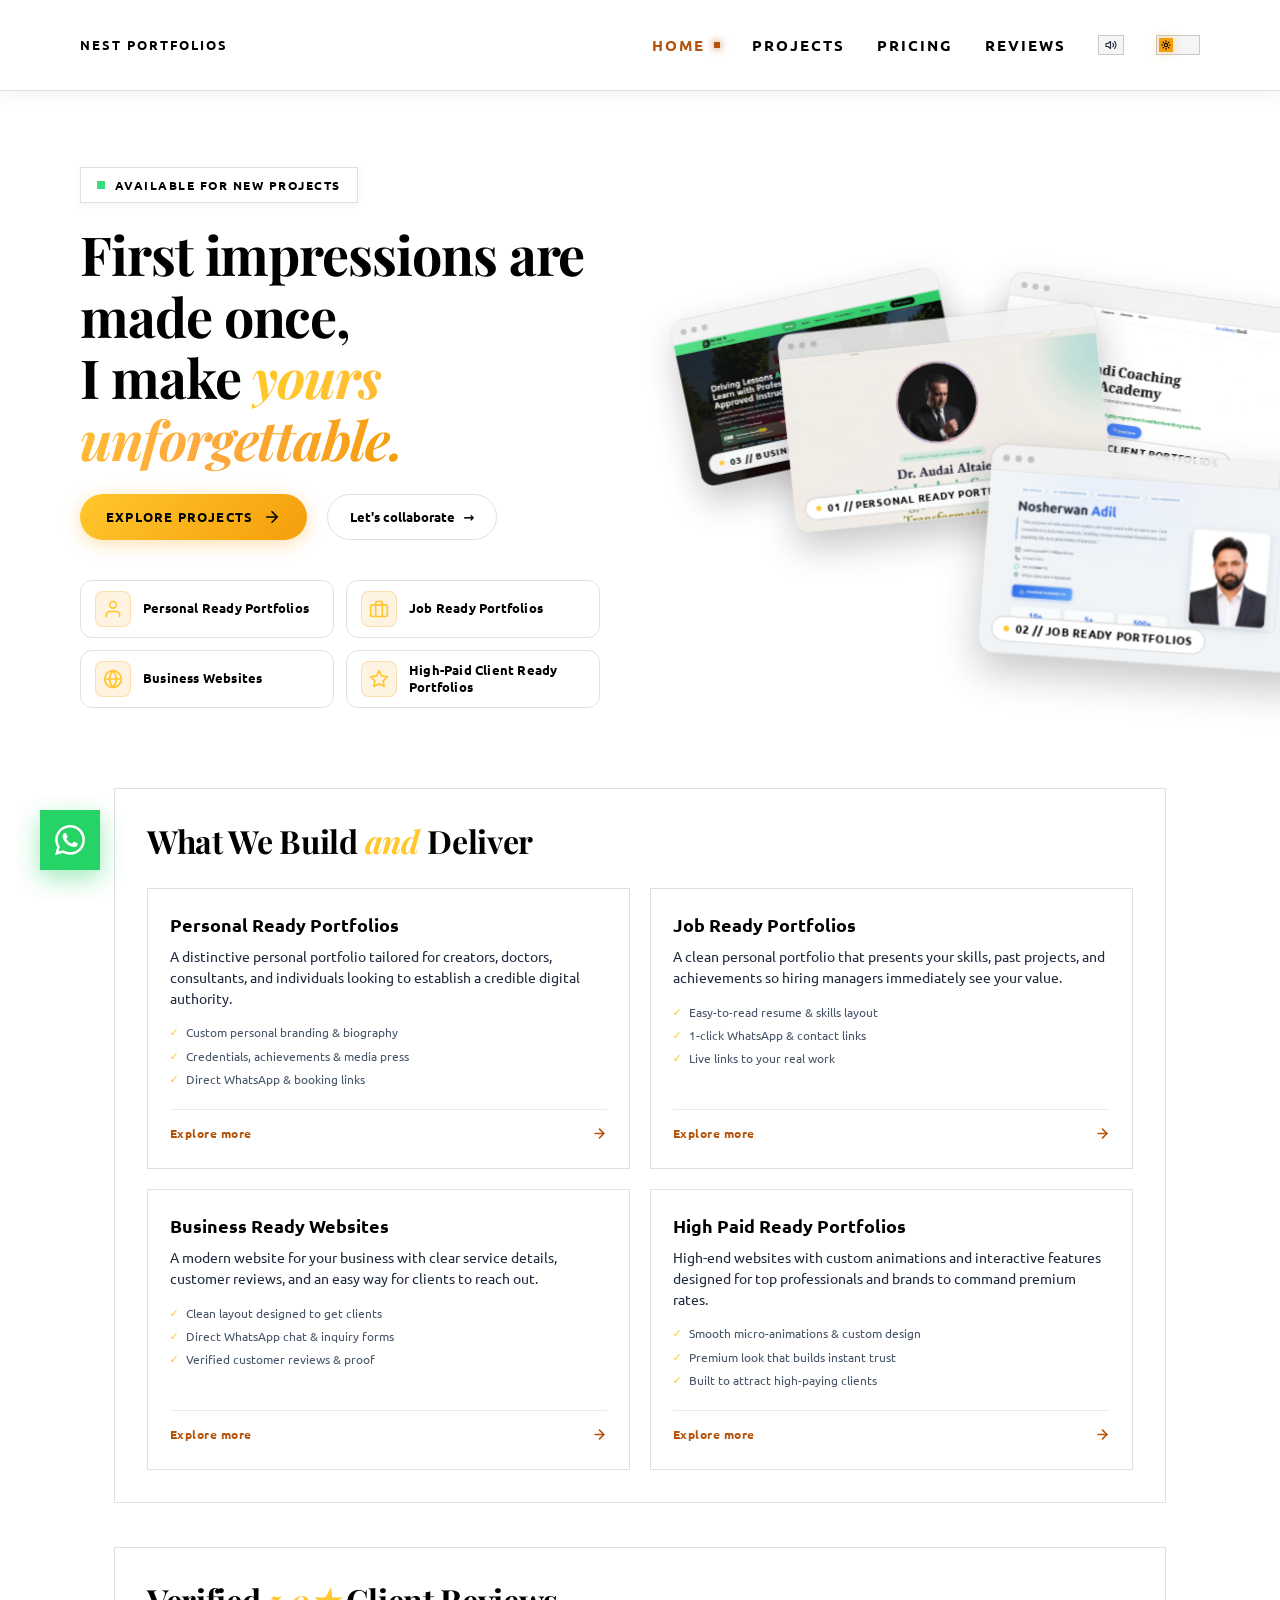
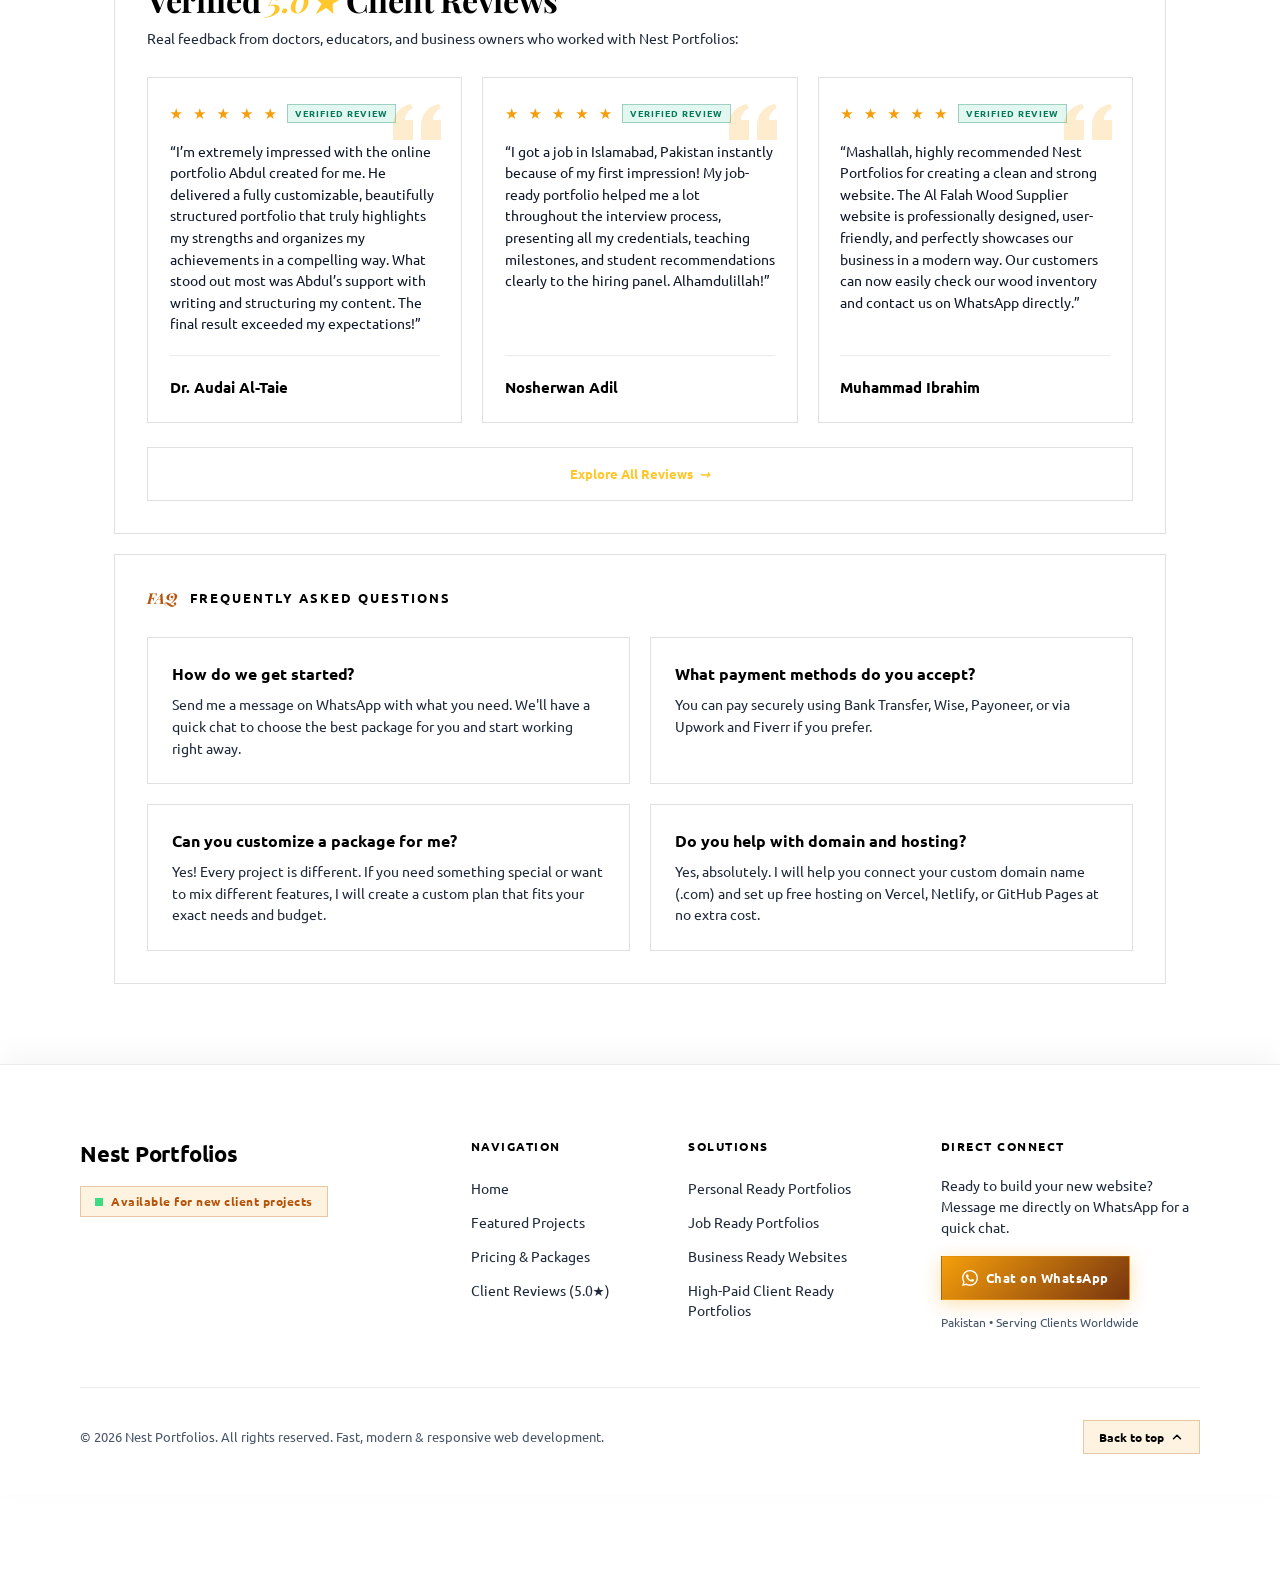
<file: index.html>
<!DOCTYPE html>
<html lang="en" class="page-scrollable">

<head>
    <meta charset="UTF-8">
    <meta name="viewport" content="width=device-width, minimum-scale=1, initial-scale=1">
    <title>Nest Portfolios — Web Developer & UI/UX Specialist</title>
    <meta name="description"
        content="Nest Portfolios crafts high-converting personal portfolios, modern business platforms, and memorable digital experiences.">
    <meta name="author" content="Nest Portfolios">
    <meta property="og:type" content="website">
    <meta property="og:title" content="Nest Portfolios — Web Developer & UI/UX Specialist">
    <meta property="og:description"
        content="Discover my background, development philosophy, specialized services, and client works.">
    <link rel="icon" href="assets/favicon.svg" type="image/svg+xml">
    <link rel="stylesheet" href="css/style.css?v=5.6">
    <script src="js/theme.js"></script>
    <style>
        /* Instant zero-background for cards & sub-cards on home page */
        .ab-card,
        .ab-sol-card,
        .ab-sol-card--featured,
        .ab-home-reviews-grid .review-wall-card,
        .ab-home-reviews-footer,
        .pricing-faq-item,
        .ab-card:hover,
        .ab-sol-card:hover,
        .ab-sol-card--featured:hover,
        .ab-home-reviews-grid .review-wall-card:hover,
        .ab-home-reviews-footer:hover,
        .pricing-faq-item:hover {
            background: none !important;
            background-color: transparent !important;
            background-image: none !important;
            backdrop-filter: none !important;
            -webkit-backdrop-filter: none !important;
            box-shadow: none !important;
        }
    </style>
</head>

<body class="page-scrollable">

    <!-- ═══ LUXURY BRAND PRELOADER (Fast & Seamless UX) ═══ -->
    <div class="preloader" id="preloader" role="progressbar" aria-valuemin="0" aria-valuemax="100" aria-valuenow="0"
        aria-label="Loading Nest Portfolios">
        <div class="pl-glow" aria-hidden="true"></div>
        <div class="pl-content">
            <div class="pl-brand-badge">
                <div class="pl-badge-ring"></div>
                <div class="pl-badge-ring pl-badge-ring--pulse"></div>
                <div class="pl-monogram">NP</div>
            </div>
            <div class="pl-brand-meta">
                <span class="pl-brand-title">NEST <em>PORTFOLIOS</em></span>
                <span class="pl-brand-subtitle">High-Performance Portfolio Systems</span>
            </div>
            <div class="pl-meter-box">
                <div class="pl-meter-track">
                    <div class="pl-meter-fill" id="preloaderBar"></div>
                </div>
                <div class="pl-meter-labels">
                    <span class="pl-meter-status" id="plStatus">INITIALIZING</span>
                    <span class="pl-meter-counter" id="counter">0%</span>
                </div>
            </div>
        </div>
    </div>

    <!-- ═══ STICKY TOPBAR ═══ -->
    <header class="topbar topbar--sticky">
        <div class="topbar__inner">
            <a class="topbar__name" href="index.html" id="logoBtn">Nest Portfolios</a>

            <div class="topbar__right">
                <a class="topbar__link desktop-only active" href="index.html">
                    Home
                </a>
                <a class="topbar__link desktop-only" href="pages/projects.html">
                    Projects
                </a>
                <a class="topbar__link desktop-only" href="pages/pricing.html">
                    Pricing
                </a>
                <a class="topbar__link desktop-only" href="pages/reviews.html">
                    Reviews
                </a>
                <button class="sound-toggle" id="soundToggle" type="button" role="switch" aria-checked="true"
                    aria-label="Mute electric sound FX" title="Electric Sound FX: Active (Click to mute)">
                    <svg class="sound-icon sound-icon--on" viewBox="0 0 24 24" fill="none" stroke="currentColor"
                        stroke-width="2" stroke-linecap="round" stroke-linejoin="round">
                        <polygon points="11 5 6 9 2 9 2 15 6 15 11 19 11 5"></polygon>
                        <path d="M19.07 4.93a10 10 0 0 1 0 14.14M15.54 8.46a5 5 0 0 1 0 7.07"></path>
                    </svg>
                    <svg class="sound-icon sound-icon--off" viewBox="0 0 24 24" fill="none" stroke="currentColor"
                        stroke-width="2" stroke-linecap="round" stroke-linejoin="round">
                        <polygon points="11 5 6 9 2 9 2 15 6 15 11 19 11 5"></polygon>
                        <line x1="23" y1="9" x2="17" y2="15"></line>
                        <line x1="17" y1="9" x2="23" y2="15"></line>
                    </svg>
                </button>
                <button class="theme-toggle" id="themeToggle" type="button" role="switch" aria-checked="false"
                    aria-label="Switch to dark mode" title="Switch to dark mode">
                    <span class="theme-toggle__thumb" aria-hidden="true">
                        <svg class="theme-toggle__icon theme-toggle__icon--sun" viewBox="0 0 24 24" fill="none"
                            stroke="currentColor" stroke-width="2.6" stroke-linecap="round" stroke-linejoin="round">
                            <circle cx="12" cy="12" r="4" />
                            <path
                                d="M12 2v2M12 20v2M4.93 4.93l1.41 1.41M17.66 17.66l1.41 1.41M2 12h2M20 12h2M4.93 19.07l1.41-1.41M17.66 6.34l1.41-1.41" />
                        </svg>
                        <svg class="theme-toggle__icon theme-toggle__icon--moon" viewBox="0 0 24 24"
                            fill="currentColor">
                            <path d="M21 12.79A9 9 0 1 1 11.21 3 7 7 0 0 0 21 12.79z" />
                        </svg>
                    </span>
                </button>
                <button class="hamburger" id="hamburger" aria-label="Toggle navigation menu">
                    <span></span><span></span><span></span>
                </button>
            </div>
        </div>
    </header>

    <!-- ═══ MOBILE NAV DRAWER ═══ -->
    <div class="mobile-nav-drawer" id="mobileNavDrawer" aria-hidden="true">
        <div>
            <ul class="mobile-nav-list">
                <li class="mobile-nav-item">
                    <a href="index.html" class="active">
                        <span>Home</span>
                        <i>&rarr;</i>
                    </a>
                </li>
                <li class="mobile-nav-item">
                    <a href="pages/projects.html">
                        <span>Projects</span>
                        <i>&rarr;</i>
                    </a>
                </li>
                <li class="mobile-nav-item">
                    <a href="pages/pricing.html">
                        <span>Pricing</span>
                        <i>&rarr;</i>
                    </a>
                </li>
                <li class="mobile-nav-item">
                    <a href="pages/reviews.html">
                        <span>Reviews</span>
                        <i>&rarr;</i>
                    </a>
                </li>
            </ul>
        </div>
        <div class="mobile-nav-footer">
            <a class="ab-profile-btn ab-profile-btn--primary" href="https://wa.me/923090757010" target="_blank"
                rel="noopener noreferrer">
                Chat on WhatsApp
            </a>
        </div>
    </div>

    <!-- ═══ HOME CONTENT ═══ -->
    <main class="about-page-wrap">

        <!-- ===== HERO SECTION (Clay-Style 3D Showcase) ===== -->
        <section class="home-hero" id="hero">
            <div class="home-hero__container">
                <div class="home-hero__grid">
                    
                    <!-- Left Column: Premium Typography, CTAs & Service Pillars -->
                    <div class="home-hero__content-col">
                        <div class="home-hero__badge">
                            <span class="ab-eyebrow"><i class="ab-pulse"></i> Available for new projects</span>
                        </div>
                        
                        <h1 class="home-hero__heading" id="hero-title">
                            First impressions are made once, <br>I make <span class="text-accent">yours unforgettable.</span>
                        </h1>
                        
                        <div class="home-hero__cta-wrap">
                            <a href="pages/projects.html" class="home-hero__cta-btn">
                                <span>Explore Projects</span>
                                <svg width="18" height="18" fill="none" viewBox="0 0 24 24" stroke="currentColor">
                                    <path d="M5 12h14M12 5l7 7-7 7" stroke-width="2.2" stroke-linecap="round" stroke-linejoin="round"/>
                                </svg>
                            </a>
                            <a href="https://wa.me/923090757010" target="_blank" rel="noopener noreferrer" class="home-hero__secondary-btn">
                                <span>Let's collaborate</span>
                                <span class="btn-arrow">&rarr;</span>
                            </a>
                        </div>

                        <!-- ===== HERO SERVICE PILLARS ===== -->
                        <div class="home-hero__pillars">
                            <div class="home-hero__pillar" data-service="personal" role="button" tabindex="0" aria-label="Personal Ready Portfolios Service">
                                <div class="hero-pillar__icon">
                                    <svg viewBox="0 0 24 24" fill="none" stroke="currentColor" stroke-width="2" stroke-linecap="round" stroke-linejoin="round">
                                        <path d="M20 21v-2a4 4 0 0 0-4-4H8a4 4 0 0 0-4 4v2"></path>
                                        <circle cx="12" cy="7" r="4"></circle>
                                    </svg>
                                </div>
                                <div class="hero-pillar__content">
                                    <h3 class="hero-pillar__title">Personal Ready Portfolios</h3>
                                </div>
                            </div>
                            
                            <div class="home-hero__pillar" data-service="job-ready" role="button" tabindex="0" aria-label="Job Ready Portfolios Service">
                                <div class="hero-pillar__icon">
                                    <svg viewBox="0 0 24 24" fill="none" stroke="currentColor" stroke-width="2" stroke-linecap="round" stroke-linejoin="round">
                                        <rect x="2" y="7" width="20" height="14" rx="2" ry="2"></rect>
                                        <path d="M16 21V5a2 2 0 0 0-2-2h-4a2 2 0 0 0-2 2v16"></path>
                                    </svg>
                                </div>
                                <div class="hero-pillar__content">
                                    <h3 class="hero-pillar__title">Job Ready Portfolios</h3>
                                </div>
                            </div>
                            
                            <div class="home-hero__pillar" data-service="business" role="button" tabindex="0" aria-label="Business Websites Service">
                                <div class="hero-pillar__icon">
                                    <svg viewBox="0 0 24 24" fill="none" stroke="currentColor" stroke-width="2" stroke-linecap="round" stroke-linejoin="round">
                                        <circle cx="12" cy="12" r="10"></circle>
                                        <line x1="2" y1="12" x2="22" y2="12"></line>
                                        <path d="M12 2a15.3 15.3 0 0 1 4 10 15.3 15.3 0 0 1-4 10 15.3 15.3 0 0 1-4-10 15.3 15.3 0 0 1 4-10z"></path>
                                    </svg>
                                </div>
                                <div class="hero-pillar__content">
                                    <h3 class="hero-pillar__title">Business Websites</h3>
                                </div>
                            </div>
                            
                            <div class="home-hero__pillar" data-service="high-paid" role="button" tabindex="0" aria-label="High-Paid Client Ready Portfolios Service">
                                <div class="hero-pillar__icon">
                                    <svg viewBox="0 0 24 24" fill="none" stroke="currentColor" stroke-width="2" stroke-linecap="round" stroke-linejoin="round">
                                        <polygon points="12 2 15.09 8.26 22 9.27 17 14.14 18.18 21.02 12 17.77 5.82 21.02 7 14.14 2 9.27 8.91 8.26 12 2"></polygon>
                                    </svg>
                                </div>
                                <div class="hero-pillar__content">
                                    <h3 class="hero-pillar__title">High-Paid Client Ready Portfolios</h3>
                                </div>
                            </div>
                        </div>
                    </div>
                    
                    <!-- Right Column: Interactive 3D Mockup Deck -->
                    <div class="home-hero__showcase-col">
                        <div class="home-hero__deck-wrapper" id="hero-deck-wrapper">
                            <div class="home-hero__deck" id="hero-deck">
                                
                                <!-- Card 1: Personal Ready Portfolios (Dr. Audai) -->
                                <div class="home-hero__card home-hero__card--personal" style="--card-depth: 40px; --card-rotate: -4deg;">
                                    <div class="home-hero__card-inner">
                                        <div class="home-hero__card-glass"></div>
                                        <div class="home-hero__browser-header">
                                            <div class="browser-dot"></div>
                                            <div class="browser-dot"></div>
                                            <div class="browser-dot"></div>
                                        </div>
                                        <img class="home-hero__card-img" src="assets/draudai.webp" alt="Personal Ready Portfolios Showcase — Dr. Audai Altaie" width="600" height="375" loading="eager">
                                        <div class="home-hero__card-badge">
                                            <span class="badge-dot"></span>
                                            <span class="badge-text">01 // Personal Ready Portfolios</span>
                                        </div>
                                    </div>
                                </div>
                                
                                <!-- Card 2: Job Ready Portfolios (Nosherwan Adil) -->
                                <div class="home-hero__card home-hero__card--job-ready" style="--card-depth: 75px; --card-rotate: 3deg;">
                                    <div class="home-hero__card-inner">
                                        <div class="home-hero__card-glass"></div>
                                        <div class="home-hero__browser-header">
                                            <div class="browser-dot"></div>
                                            <div class="browser-dot"></div>
                                            <div class="browser-dot"></div>
                                        </div>
                                        <img class="home-hero__card-img" src="assets/nosherwan_adil.webp" alt="Job Ready Portfolios Showcase — Nosherwan Adil" width="600" height="375" loading="eager">
                                        <div class="home-hero__card-badge">
                                            <span class="badge-dot"></span>
                                            <span class="badge-text">02 // Job Ready Portfolios</span>
                                        </div>
                                    </div>
                                </div>
                                
                                <!-- Card 3: Business Websites (Glidex Driving School) -->
                                <div class="home-hero__card home-hero__card--business" style="--card-depth: -30px; --card-rotate: -8deg;">
                                    <div class="home-hero__card-inner">
                                        <div class="home-hero__card-glass"></div>
                                        <div class="home-hero__browser-header">
                                            <div class="browser-dot"></div>
                                            <div class="browser-dot"></div>
                                            <div class="browser-dot"></div>
                                        </div>
                                        <img class="home-hero__card-img" src="assets/glide_driving_school.webp" alt="Business Websites Showcase — Glidex Driving School" width="600" height="375" loading="eager">
                                        <div class="home-hero__card-badge">
                                            <span class="badge-dot"></span>
                                            <span class="badge-text">03 // Business Websites</span>
                                        </div>
                                    </div>
                                </div>
                                
                                <!-- Card 4: High-Paid Client Ready Portfolios (HCA Platform) -->
                                <div class="home-hero__card home-hero__card--high-paid" style="--card-depth: 10px; --card-rotate: 6deg;">
                                    <div class="home-hero__card-inner">
                                        <div class="home-hero__card-glass"></div>
                                        <div class="home-hero__browser-header">
                                            <div class="browser-dot"></div>
                                            <div class="browser-dot"></div>
                                            <div class="browser-dot"></div>
                                        </div>
                                        <img class="home-hero__card-img" src="assets/hca.webp" alt="High-Paid Client Ready Portfolios Showcase — HCA" width="600" height="375" loading="eager">
                                        <div class="home-hero__card-badge">
                                            <span class="badge-dot"></span>
                                            <span class="badge-text">04 // High-Paid Client Portfolios</span>
                                        </div>
                                    </div>
                                </div>
                                
                            </div>
                        </div>
                    </div>
                
                </div>
            </div>
        </section>

        <!-- ─ Main Content Layout ─ -->
        <div class="ab">

            <!-- Detailed Content Cards -->
            <div class="ab-content">

                <!-- 01 What We Do — Specialized Solutions (Interactive Bento Grid) -->
                <section class="ab-card ab-section-solutions">
                    <div class="ab-section-header">
                        <h2 class="ab-section-title">What We Build <em> and </em> Deliver</h2>
                    </div>

                    <div class="ab-solutions-grid">
                        <!-- Solution 1: Personal Ready Portfolios -->
                        <a class="ab-sol-card" href="pages/projects.html?filter=personal"
                            title="Explore Personal Ready Portfolios">
                            <div class="ab-sol-card__body">
                                <h4 class="ab-sol-card__title">Personal Ready Portfolios</h4>
                                <p class="ab-sol-card__desc">
                                    A distinctive personal portfolio tailored for creators, doctors, consultants, and individuals looking to establish a credible digital authority.
                                </p>
                                <ul class="ab-sol-card__features">
                                    <li><i class="ab-check">✓</i> Custom personal branding &amp; biography</li>
                                    <li><i class="ab-check">✓</i> Credentials, achievements &amp; media press</li>
                                    <li><i class="ab-check">✓</i> Direct WhatsApp &amp; booking links</li>
                                </ul>
                            </div>
                            <div class="ab-sol-card__footer">
                                <span>Explore more</span>
                                <svg width="15" height="15" viewBox="0 0 24 24" fill="none" stroke="currentColor"
                                    stroke-width="2.5" stroke-linecap="round" stroke-linejoin="round">
                                    <line x1="5" y1="12" x2="19" y2="12" />
                                    <polyline points="12 5 19 12 12 19" />
                                </svg>
                            </div>
                        </a>

                        <!-- Solution 2: Job Ready Portfolios -->
                        <a class="ab-sol-card" href="pages/projects.html?filter=job-ready"
                            title="Explore Job Ready Portfolios">
                            <div class="ab-sol-card__body">
                                <h4 class="ab-sol-card__title">Job Ready Portfolios</h4>
                                <p class="ab-sol-card__desc">
                                    A clean personal portfolio that presents your skills, past projects, and
                                    achievements so hiring managers immediately see your value.
                                </p>
                                <ul class="ab-sol-card__features">
                                    <li><i class="ab-check">✓</i> Easy-to-read resume &amp; skills layout</li>
                                    <li><i class="ab-check">✓</i> 1-click WhatsApp &amp; contact links</li>
                                    <li><i class="ab-check">✓</i> Live links to your real work</li>
                                </ul>
                            </div>
                            <div class="ab-sol-card__footer">
                                <span>Explore more</span>
                                <svg width="15" height="15" viewBox="0 0 24 24" fill="none" stroke="currentColor"
                                    stroke-width="2.5" stroke-linecap="round" stroke-linejoin="round">
                                    <line x1="5" y1="12" x2="19" y2="12" />
                                    <polyline points="12 5 19 12 12 19" />
                                </svg>
                            </div>
                        </a>

                        <!-- Solution 3: Business Ready Websites -->
                        <a class="ab-sol-card ab-sol-card--featured" href="pages/projects.html?filter=business-ready"
                            title="Explore Business Ready Websites">
                            <div class="ab-sol-card__body">
                                <h4 class="ab-sol-card__title">Business Ready Websites</h4>
                                <p class="ab-sol-card__desc">
                                    A modern website for your business with clear service details, customer reviews, and
                                    an easy way for clients to reach out.
                                </p>
                                <ul class="ab-sol-card__features">
                                    <li><i class="ab-check">✓</i> Clean layout designed to get clients</li>
                                    <li><i class="ab-check">✓</i> Direct WhatsApp chat &amp; inquiry forms</li>
                                    <li><i class="ab-check">✓</i> Verified customer reviews &amp; proof</li>
                                </ul>
                            </div>
                            <div class="ab-sol-card__footer">
                                <span>Explore more</span>
                                <svg width="15" height="15" viewBox="0 0 24 24" fill="none" stroke="currentColor"
                                    stroke-width="2.5" stroke-linecap="round" stroke-linejoin="round">
                                    <line x1="5" y1="12" x2="19" y2="12" />
                                    <polyline points="12 5 19 12 12 19" />
                                </svg>
                            </div>
                        </a>

                        <!-- Solution 4: High-Paid Client Portfolios -->
                        <a class="ab-sol-card" href="pages/projects.html?filter=high-paid"
                            title="Explore High-Paid Clients Ready Portfolios">
                            <div class="ab-sol-card__body">
                                <h4 class="ab-sol-card__title">High Paid Ready Portfolios</h4>
                                <p class="ab-sol-card__desc">
                                    High-end websites with custom animations and interactive features designed for top
                                    professionals and brands to command premium rates.
                                </p>
                                <ul class="ab-sol-card__features">
                                    <li><i class="ab-check">✓</i> Smooth micro-animations &amp; custom design</li>
                                    <li><i class="ab-check">✓</i> Premium look that builds instant trust</li>
                                    <li><i class="ab-check">✓</i> Built to attract high-paying clients</li>
                                </ul>
                            </div>
                            <div class="ab-sol-card__footer">
                                <span>Explore more</span>
                                <svg width="15" height="15" viewBox="0 0 24 24" fill="none" stroke="currentColor"
                                    stroke-width="2.5" stroke-linecap="round" stroke-linejoin="round">
                                    <line x1="5" y1="12" x2="19" y2="12" />
                                    <polyline points="12 5 19 12 12 19" />
                                </svg>
                            </div>
                        </a>
                    </div>
                </section>

                <!-- Client Reviews (Home Showcase) -->
                <section class="ab-card ab-section-reviews">
                    <div class="ab-section-header">
                        <div class="ab-reviews-head-row">
                            <div>
                                <h2 class="ab-section-title">Verified <em>5.0★</em> Client Reviews</h2>
                                <p class="ab-section-subtitle">
                                    Real feedback from doctors, educators, and business owners who worked with Nest
                                    Portfolios:
                                </p>
                            </div>
                        </div>
                    </div>

                    <!-- 3 High-Impact Featured Reviews Grid -->
                    <div class="ab-home-reviews-grid">
                        <!-- Review 1: Dr. Audai Al-Taie -->
                        <div class="review-wall-card">
                            <svg class="review-wall-card__quote" viewBox="0 0 24 24" fill="currentColor">
                                <path
                                    d="M14.017 21v-7.391c0-5.704 3.731-9.57 8.983-10.609l.995 2.151c-2.432.917-3.995 3.638-3.995 5.849h4v10h-9.983zm-14.017 0v-7.391c0-5.704 3.748-9.57 9-10.609l.996 2.151c-2.433.917-3.996 3.638-3.996 5.849h3.983v10h-9.983z" />
                            </svg>
                            <div>
                                <div class="review-wall-card__stars">
                                    <span>★</span><span>★</span><span>★</span><span>★</span><span>★</span>
                                    <span class="review-wall-card__verified">Verified Review</span>
                                </div>
                                <p class="review-wall-card__text">
                                    “I’m extremely impressed with the online portfolio Abdul created for me. He
                                    delivered a fully customizable, beautifully structured portfolio that truly
                                    highlights my strengths and organizes my achievements in a compelling way. What
                                    stood out most was Abdul’s support with writing and structuring my content. The
                                    final result exceeded my expectations!”
                                </p>
                            </div>
                            <div class="review-wall-card__author">
                                <div class="review-wall-card__info">
                                    <span class="review-wall-card__name">Dr. Audai Al-Taie</span>
                                </div>
                            </div>
                        </div>

                        <!-- Review 2: Nosherwan Adil -->
                        <div class="review-wall-card">
                            <svg class="review-wall-card__quote" viewBox="0 0 24 24" fill="currentColor">
                                <path
                                    d="M14.017 21v-7.391c0-5.704 3.731-9.57 8.983-10.609l.995 2.151c-2.432.917-3.995 3.638-3.995 5.849h4v10h-9.983zm-14.017 0v-7.391c0-5.704 3.748-9.57 9-10.609l.996 2.151c-2.433.917-3.996 3.638-3.996 5.849h3.983v10h-9.983z" />
                            </svg>
                            <div>
                                <div class="review-wall-card__stars">
                                    <span>★</span><span>★</span><span>★</span><span>★</span><span>★</span>
                                    <span class="review-wall-card__verified">Verified Review</span>
                                </div>
                                <p class="review-wall-card__text">
                                    “I got a job in Islamabad, Pakistan instantly because of my first impression! My
                                    job-ready portfolio helped me a lot throughout the interview process, presenting all
                                    my credentials, teaching milestones, and student recommendations clearly to the
                                    hiring panel. Alhamdulillah!”
                                </p>
                            </div>
                            <div class="review-wall-card__author">
                                <div class="review-wall-card__info">
                                    <span class="review-wall-card__name">Nosherwan Adil</span>
                                </div>
                            </div>
                        </div>

                        <!-- Review 3: Muhammad Ibrahim (Al Falah) -->
                        <div class="review-wall-card">
                            <svg class="review-wall-card__quote" viewBox="0 0 24 24" fill="currentColor">
                                <path
                                    d="M14.017 21v-7.391c0-5.704 3.731-9.57 8.983-10.609l.995 2.151c-2.432.917-3.995 3.638-3.995 5.849h4v10h-9.983zm-14.017 0v-7.391c0-5.704 3.748-9.57 9-10.609l.996 2.151c-2.433.917-3.996 3.638-3.996 5.849h3.983v10h-9.983z" />
                            </svg>
                            <div>
                                <div class="review-wall-card__stars">
                                    <span>★</span><span>★</span><span>★</span><span>★</span><span>★</span>
                                    <span class="review-wall-card__verified">Verified Review</span>
                                </div>
                                <p class="review-wall-card__text">
                                    “Mashallah, highly recommended Nest Portfolios for creating a clean and strong
                                    website. The Al Falah Wood Supplier website is professionally designed,
                                    user-friendly, and perfectly showcases our business in a modern way. Our customers
                                    can now easily check our wood inventory and contact us on WhatsApp directly.”
                                </p>
                            </div>
                            <div class="review-wall-card__author">
                                <div class="review-wall-card__info">
                                    <span class="review-wall-card__name">Muhammad Ibrahim</span>
                                </div>
                            </div>
                        </div>
                    </div>

                    <!-- Bottom View All Link Bar -->
                    <div class="ab-home-reviews-footer">
                        <a href="pages/reviews.html" class="ab-home-reviews-link">
                            Explore All Reviews <i>&rarr;</i>
                        </a>
                    </div>
                </section>

                <!-- FAQ Section -->
                <section class="ab-card ab-section-faq">
                    <div class="ab-section-header">
                        <h3 class="ab-label"><span>FAQ</span> Frequently Asked Questions</h3>
                    </div>

                    <div class="pricing-faq-grid">
                        <div class="pricing-faq-item">
                            <h4>How do we get started?</h4>
                            <p>Send me a message on WhatsApp with what you need. We'll have a quick chat to choose the
                                best package for you and start working right away.</p>
                        </div>
                        <div class="pricing-faq-item">
                            <h4>What payment methods do you accept?</h4>
                            <p>You can pay securely using Bank Transfer, Wise, Payoneer, or via Upwork and Fiverr if you
                                prefer.</p>
                        </div>
                        <div class="pricing-faq-item">
                            <h4>Can you customize a package for me?</h4>
                            <p>Yes! Every project is different. If you need something special or want to mix different
                                features, I will create a custom plan that fits your exact needs and budget.</p>
                        </div>
                        <div class="pricing-faq-item">
                            <h4>Do you help with domain and hosting?</h4>
                            <p>Yes, absolutely. I will help you connect your custom domain name (.com) and set up free
                                hosting on Vercel, Netlify, or GitHub Pages at no extra cost.</p>
                        </div>
                    </div>
                </section>

            </div>
        </div>

        <!-- ═══ AESTHETIC MASTER FOOTER ═══ -->
        <footer class="ab-site-footer">
            <div class="ab-footer-inner">
                <!-- Top / Main 4-Column Grid -->
                <div class="ab-footer-grid">
                    <!-- Column 1: Brand & Identity -->
                    <div class="ab-footer-col ab-footer-col--brand">
                        <a class="ab-footer-logo" href="index.html">
                            <span class="ab-footer-logo__text">Nest Portfolios</span>
                        </a>
                        <div class="ab-footer-badge">
                            <i class="ab-pulse"></i>
                            <span>Available for new client projects</span>
                        </div>
                    </div>

                    <!-- Column 2: Navigation -->
                    <div class="ab-footer-col">
                        <h4 class="ab-footer-title">Navigation</h4>
                        <ul class="ab-footer-nav">
                            <li><a href="index.html">Home</a></li>
                            <li><a href="pages/projects.html">Featured Projects</a></li>
                            <li><a href="pages/pricing.html">Pricing &amp; Packages</a></li>
                            <li><a href="pages/reviews.html">Client Reviews (5.0★)</a></li>
                        </ul>
                    </div>

                    <!-- Column 3: Specialized Solutions -->
                    <div class="ab-footer-col">
                        <h4 class="ab-footer-title">Solutions</h4>
                        <ul class="ab-footer-nav">
                            <li><a href="pages/projects.html?filter=personal">Personal Ready Portfolios</a></li>
                            <li><a href="pages/projects.html?filter=job-ready">Job Ready Portfolios</a></li>
                            <li><a href="pages/projects.html?filter=business-ready">Business Ready Websites</a></li>
                            <li><a href="pages/projects.html?filter=high-paid">High-Paid Client Ready Portfolios</a></li>
                        </ul>
                    </div>

                    <!-- Column 4: Direct Inquiries & Contact -->
                    <div class="ab-footer-col">
                        <h4 class="ab-footer-title">Direct Connect</h4>
                        <p class="ab-footer-contact-info">
                            Ready to build your new website? Message me directly on WhatsApp for a quick chat.
                        </p>
                        <a class="ab-footer-cta-btn" href="https://wa.me/923090757010" target="_blank"
                            rel="noopener noreferrer">
                            <svg width="16" height="16" viewBox="0 0 24 24" fill="currentColor">
                                <path
                                    d="M17.472 14.382c-.297-.149-1.758-.867-2.03-.967-.273-.099-.471-.148-.67.15-.197.297-.767.966-.94 1.164-.173.199-.347.223-.644.075-.297-.15-1.255-.463-2.39-1.475-.883-.788-1.48-1.761-1.653-2.059-.173-.297-.018-.458.13-.606.134-.133.298-.347.446-.52.149-.174.198-.298.298-.497.099-.198.05-.371-.025-.52-.075-.149-.669-1.612-.916-2.207-.242-.579-.487-.5-.669-.51-.173-.008-.371-.01-.57-.01-.198 0-.52.074-.792.372-.272.297-1.04 1.016-1.04 2.479 0 1.462 1.065 2.875 1.213 3.074.149.198 2.096 3.2 5.077 4.487.709.306 1.262.489 1.694.625.712.227 1.36.195 1.871.118.571-.085 1.758-.719 2.006-1.413.248-.694.248-1.289.173-1.413-.074-.124-.272-.198-.57-.347m-5.421 7.403h-.004a9.87 9.87 0 01-5.031-1.378l-.361-.214-3.741.982.998-3.648-.235-.374a9.86 9.86 0 01-1.51-5.26c.001-5.45 4.436-9.884 9.888-9.884 2.64 0 5.122 1.03 6.988 2.898a9.825 9.825 0 012.893 6.994c-.003 5.45-4.437 9.884-9.885 9.884m8.413-18.297A11.815 11.815 0 0012.05 0C5.495 0 .16 5.335.157 11.892c0 2.096.547 4.142 1.588 5.945L.057 24l6.305-1.654a11.882 11.882 0 005.683 1.448h.005c6.554 0 11.89-5.335 11.893-11.893a11.821 11.821 0 00-3.48-8.413z" />
                            </svg>
                            <span>Chat on WhatsApp</span>
                        </a>
                        <span class="ab-footer-location">Pakistan &bull; Serving Clients Worldwide</span>
                    </div>
                </div>

                <!-- Bottom Bar / Legal & Back to Top -->
                <div class="ab-footer-bottom">
                    <p class="ab-footer-copyright">
                        &copy; 2026 Nest Portfolios. All rights reserved. Fast, modern &amp; responsive web development.
                    </p>
                    <div class="ab-footer-bottom-actions">
                        <button type="button" class="ab-footer-backtop" id="backToTopBtn"
                            onclick="window.scrollTo({top: 0, behavior: 'smooth'})" aria-label="Back to top">
                            <span>Back to top</span>
                            <svg width="14" height="14" viewBox="0 0 24 24" fill="none" stroke="currentColor"
                                stroke-width="2.5" stroke-linecap="round" stroke-linejoin="round">
                                <polyline points="18 15 12 9 6 15"></polyline>
                            </svg>
                        </button>
                    </div>
                </div>
            </div>
        </footer>

    </main>

    <!-- ═══ FLOATING WHATSAPP ═══ -->
    <div class="floating-wa-container">
        <a href="https://wa.me/923090757010" class="floating-wa" id="floatingWa" target="_blank"
            rel="noopener noreferrer" aria-label="Chat on WhatsApp">
            <span class="wa-radar-ring"></span>
            <span class="wa-radar-ring wa-radar-ring--2"></span>
            <svg viewBox="0 0 24 24" fill="currentColor">
                <path
                    d="M17.472 14.382c-.297-.149-1.758-.867-2.03-.967-.273-.099-.471-.148-.67.15-.197.297-.767.966-.94 1.164-.173.199-.347.223-.644.075-.297-.15-1.255-.463-2.39-1.475-.883-.788-1.48-1.761-1.653-2.059-.173-.297-.018-.458.13-.606.134-.133.298-.347.446-.52.149-.174.198-.298.298-.497.099-.198.05-.371-.025-.52-.075-.149-.669-1.612-.916-2.207-.242-.579-.487-.5-.669-.51-.173-.008-.371-.01-.57-.01-.198 0-.52.074-.792.372-.272.297-1.04 1.016-1.04 2.479 0 1.462 1.065 2.875 1.213 3.074.149.198 2.096 3.2 5.077 4.487.709.306 1.262.489 1.694.625.712.227 1.36.195 1.871.118.571-.085 1.758-.719 2.006-1.413.248-.694.248-1.289.173-1.413-.074-.124-.272-.198-.57-.347m-5.421 7.403h-.004a9.87 9.87 0 01-5.031-1.378l-.361-.214-3.741.982.998-3.648-.235-.374a9.86 9.86 0 01-1.51-5.26c.001-5.45 4.436-9.884 9.888-9.884 2.64 0 5.122 1.03 6.988 2.898a9.825 9.825 0 012.893 6.994c-.003 5.45-4.437 9.884-9.885 9.884m8.413-18.297A11.815 11.815 0 0012.05 0C5.495 0 .16 5.335.157 11.892c0 2.096.547 4.142 1.588 5.945L.057 24l6.305-1.654a11.882 11.882 0 005.683 1.448h.005c6.554 0 11.89-5.335 11.893-11.893a11.821 11.821 0 00-3.48-8.413z" />
            </svg>
        </a>
        <div class="wa-tooltip" id="waTooltip">
            <span class="wa-tooltip__status"></span>
            <span class="wa-tooltip__text">Chat on WhatsApp</span>
        </div>
    </div>

    <!-- ═══ PRELOADER & HAMBURGER SCRIPT ═══ -->
    <script>
        (function () {
            /* 1. Brand Preloader Logic (Fast & Responsive UX) */
            var preloader = document.getElementById('preloader');
            var preloaderBar = document.getElementById('preloaderBar');
            var counter = document.getElementById('counter');
            var plStatus = document.getElementById('plStatus');

            if (preloader) {
                var startTime = performance.now();
                var DURATION = 650; // fast 650ms total
                var completed = false;

                function updateProgress(now) {
                    if (completed) return;
                    var elapsed = now - startTime;
                    var progress = Math.min(elapsed / DURATION, 1);
                    var val = Math.floor((1 - Math.pow(1 - progress, 3)) * 100);

                    if (counter) counter.textContent = val + '%';
                    if (preloaderBar) preloaderBar.style.width = val + '%';
                    preloader.setAttribute('aria-valuenow', val);

                    if (val >= 60 && plStatus && plStatus.textContent === 'INITIALIZING') {
                        plStatus.textContent = 'READY';
                    }

                    if (progress < 1) {
                        requestAnimationFrame(updateProgress);
                    } else {
                        finishPreloader();
                    }
                }

                function finishPreloader() {
                    if (completed) return;
                    completed = true;
                    if (counter) counter.textContent = '100%';
                    if (preloaderBar) preloaderBar.style.width = '100%';
                    if (plStatus) plStatus.textContent = 'READY';

                    setTimeout(function () {
                        preloader.classList.add('done');
                        setTimeout(function () {
                            preloader.style.display = 'none';
                        }, 450);
                    }, 120);
                }

                requestAnimationFrame(updateProgress);

                if (document.readyState === 'complete') {
                    setTimeout(finishPreloader, 450);
                } else {
                    window.addEventListener('load', function () {
                        setTimeout(finishPreloader, 350);
                    });
                }
            }

            /* 2. Hamburger Drawer Logic */
            var hamburger = document.getElementById('hamburger');
            var drawer = document.getElementById('mobileNavDrawer');
            if (hamburger && drawer) {
                hamburger.addEventListener('click', function () {
                    var isOpen = hamburger.classList.toggle('open');
                    drawer.classList.toggle('open', isOpen);
                    drawer.setAttribute('aria-hidden', !isOpen);
                    document.body.style.overflow = isOpen ? 'hidden' : '';
                });

                drawer.addEventListener('click', function (e) {
                    if (e.target.tagName.toLowerCase() === 'a') {
                        hamburger.classList.remove('open');
                        drawer.classList.remove('open');
                        document.body.style.overflow = '';
                    }
                });
            }

            // Fail-safe: ensure preloader always dismisses within 900ms max
            setTimeout(function () {
                if (preloader && !preloader.classList.contains('done')) {
                    preloader.classList.add('done');
                    setTimeout(function () {
                        preloader.style.display = 'none';
                    }, 450);
                }
            }, 900);
            /* 3. Hero 3D Deck Parallax & Pillar Linked Highlight */
            var hero = document.getElementById('hero');
            var deck = document.getElementById('hero-deck');
            if (hero && deck) {
                var isTouch = window.matchMedia('(pointer: coarse)').matches;
                if (!isTouch) {
                    var targetTiltX = 0, targetTiltY = 0;
                    var tiltX = 0, tiltY = 0;
                    var active = false;
                    var rafId = null;

                    var onMouseMove = function (e) {
                        var rect = hero.getBoundingClientRect();
                        var normX = (e.clientX - (rect.left + rect.width / 2)) / (rect.width / 2);
                        var normY = (e.clientY - (rect.top + rect.height / 2)) / (rect.height / 2);

                        targetTiltX = Math.max(-14, Math.min(14, normX * 12));
                        targetTiltY = Math.max(-14, Math.min(14, -normY * 12));

                        if (!active) {
                            active = true;
                            loop();
                        }
                    };

                    var lerp = function (a, b, t) { return a + (b - a) * t; };

                    var loop = function () {
                        if (!active) return;
                        tiltX = lerp(tiltX, targetTiltX, 0.08);
                        tiltY = lerp(tiltY, targetTiltY, 0.08);

                        deck.style.setProperty('--tilt-x', tiltX.toFixed(2) + 'deg');
                        deck.style.setProperty('--tilt-y', tiltY.toFixed(2) + 'deg');

                        if (Math.abs(tiltX - targetTiltX) < 0.02 && Math.abs(tiltY - targetTiltY) < 0.02) {
                            active = false;
                            cancelAnimationFrame(rafId);
                        } else {
                            rafId = requestAnimationFrame(loop);
                        }
                    };

                    hero.addEventListener('mousemove', onMouseMove, { passive: true });
                    hero.addEventListener('mouseleave', function () {
                        targetTiltX = 0;
                        targetTiltY = 0;
                        if (!active) {
                            active = true;
                            loop();
                        }
                    }, { passive: true });
                }

                var pillars = hero.querySelectorAll('.home-hero__pillar');
                var cards = hero.querySelectorAll('.home-hero__card');

                pillars.forEach(function (pillar) {
                    var s = pillar.getAttribute('data-service');
                    pillar.addEventListener('mouseenter', function () {
                        cards.forEach(function (c) {
                            if (c.classList.contains('home-hero__card--' + s)) {
                                c.classList.add('highlighted');
                                c.classList.remove('dimmed');
                            } else {
                                c.classList.add('dimmed');
                                c.classList.remove('highlighted');
                            }
                        });
                    });
                    pillar.addEventListener('mouseleave', function () {
                        cards.forEach(function (c) {
                            c.classList.remove('highlighted');
                            c.classList.remove('dimmed');
                        });
                    });
                });
            }
        })();
    </script>
    <script src="js/storm.js?v=4.0"></script>
</body>

</html>
</file>
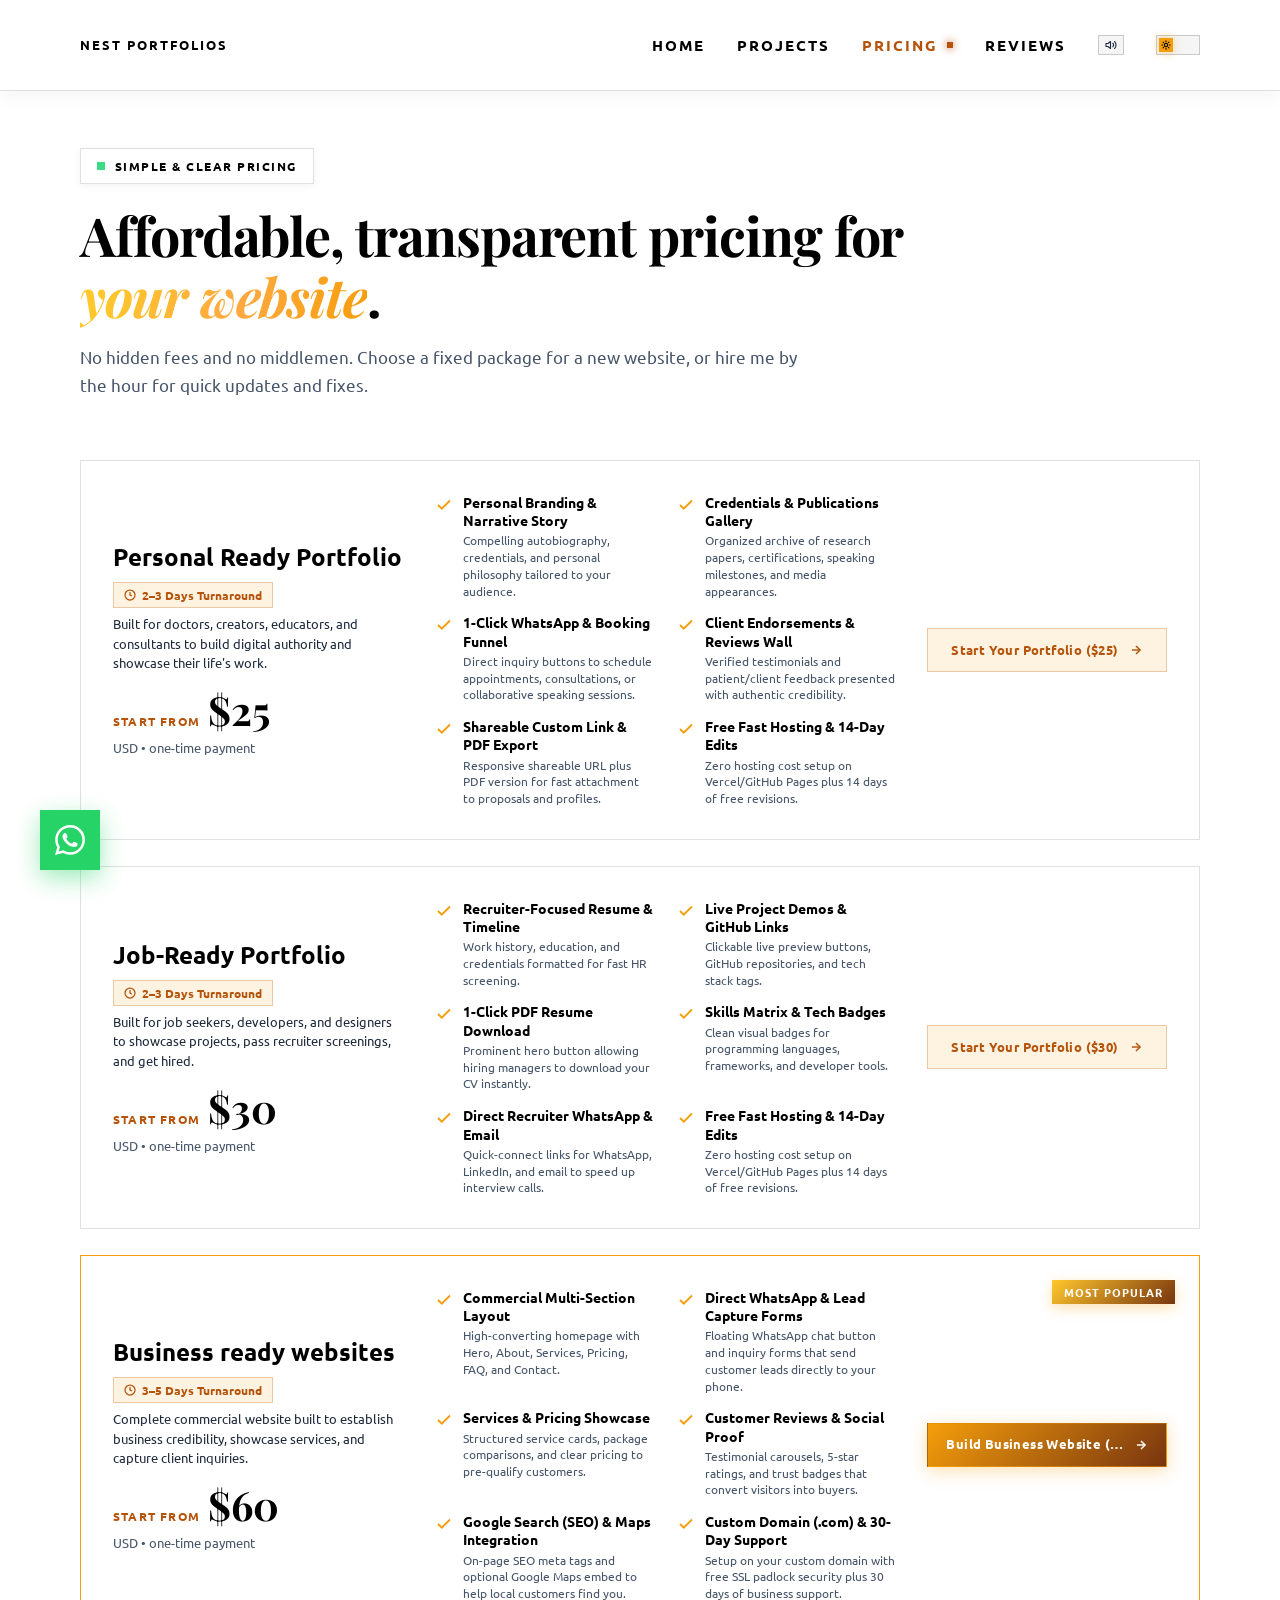
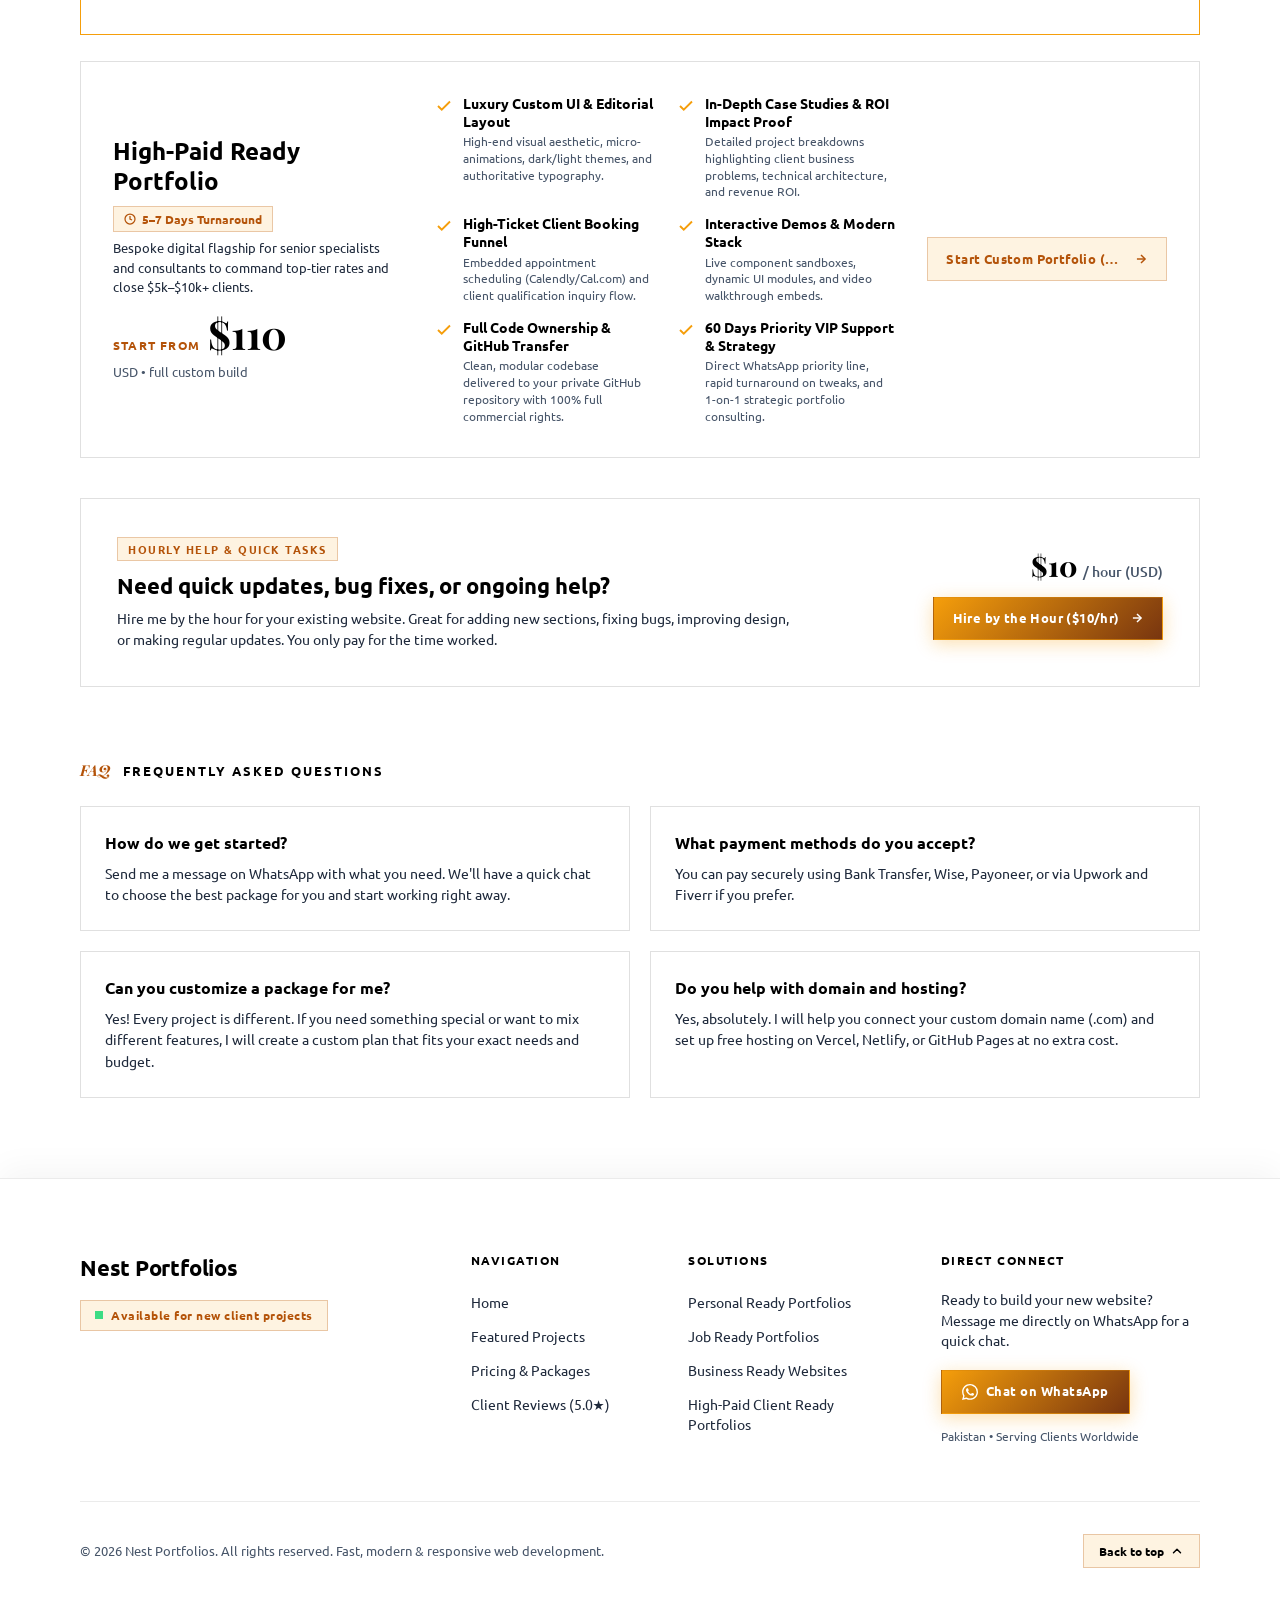
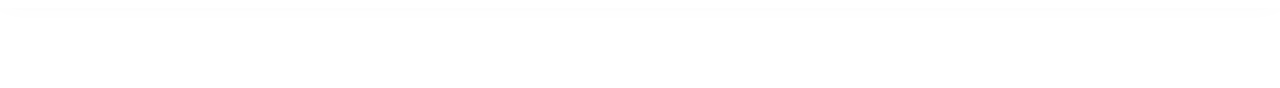
<file: pages/pricing.html>
<!DOCTYPE html>
<html lang="en" class="page-scrollable">

<head>
    <meta charset="UTF-8">
    <meta name="viewport" content="width=device-width, minimum-scale=1, initial-scale=1">
    <title>Pricing — Nest Portfolios | Web Developer & UI/UX Specialist</title>
    <meta name="description"
        content="Transparent pricing packages for web development, custom portfolio design, and business websites by Nest Portfolios. Hourly rate and fixed project rates available.">
    <meta name="author" content="Nest Portfolios">
    <meta property="og:type" content="website">
    <meta property="og:title" content="Pricing Packages — Nest Portfolios | Web Developer">
    <meta property="og:description"
        content="Hourly and fixed project rates for bespoke portfolios and high-performance websites.">
    <link rel="icon" href="../assets/favicon.svg" type="image/svg+xml">
    <link rel="stylesheet" href="../css/style.css?v=5.6">
    <script src="../js/theme.js"></script>
    <style>
        /* Instant zero-background for cards on pricing page */
        .pricing-card,
        .pricing-card--popular,
        .pricing-retainer-banner,
        .pricing-faq-item,
        .pricing-card:hover,
        .pricing-card--popular:hover,
        .pricing-retainer-banner:hover,
        .pricing-faq-item:hover {
            background: none !important;
            background-color: transparent !important;
            background-image: none !important;
            backdrop-filter: none !important;
            -webkit-backdrop-filter: none !important;
            box-shadow: none !important;
        }
    </style>
</head>

<body class="page-scrollable">

    <!-- ═══ STICKY TOPBAR ═══ -->
    <header class="topbar topbar--sticky">
        <div class="topbar__inner">
            <a class="topbar__name" href="../index.html" id="logoBtn">Nest Portfolios</a>

            <div class="topbar__right">
                <a class="topbar__link desktop-only" href="../index.html">
                    Home
                </a>
                <a class="topbar__link desktop-only" href="projects.html">
                    Projects
                </a>
                <a class="topbar__link desktop-only active" href="pricing.html">
                    Pricing
                </a>
                <a class="topbar__link desktop-only" href="reviews.html">
                    Reviews
                </a>
                <button class="sound-toggle" id="soundToggle" type="button" role="switch" aria-checked="true"
                    aria-label="Mute electric sound FX" title="Electric Sound FX: Active (Click to mute)">
                    <svg class="sound-icon sound-icon--on" viewBox="0 0 24 24" fill="none" stroke="currentColor"
                        stroke-width="2" stroke-linecap="round" stroke-linejoin="round">
                        <polygon points="11 5 6 9 2 9 2 15 6 15 11 19 11 5"></polygon>
                        <path d="M19.07 4.93a10 10 0 0 1 0 14.14M15.54 8.46a5 5 0 0 1 0 7.07"></path>
                    </svg>
                    <svg class="sound-icon sound-icon--off" viewBox="0 0 24 24" fill="none" stroke="currentColor"
                        stroke-width="2" stroke-linecap="round" stroke-linejoin="round">
                        <polygon points="11 5 6 9 2 9 2 15 6 15 11 19 11 5"></polygon>
                        <line x1="23" y1="9" x2="17" y2="15"></line>
                        <line x1="17" y1="9" x2="23" y2="15"></line>
                    </svg>
                </button>
                <button class="theme-toggle" id="themeToggle" type="button" role="switch" aria-checked="false"
                    aria-label="Switch to dark mode" title="Switch to dark mode">
                    <span class="theme-toggle__thumb" aria-hidden="true">
                        <svg class="theme-toggle__icon theme-toggle__icon--sun" viewBox="0 0 24 24" fill="none"
                            stroke="currentColor" stroke-width="2.6" stroke-linecap="round" stroke-linejoin="round">
                            <circle cx="12" cy="12" r="4" />
                            <path
                                d="M12 2v2M12 20v2M4.93 4.93l1.41 1.41M17.66 17.66l1.41 1.41M2 12h2M20 12h2M4.93 19.07l1.41-1.41M17.66 6.34l1.41-1.41" />
                        </svg>
                        <svg class="theme-toggle__icon theme-toggle__icon--moon" viewBox="0 0 24 24"
                            fill="currentColor">
                            <path d="M21 12.79A9 9 0 1 1 11.21 3 7 7 0 0 0 21 12.79z" />
                        </svg>
                    </span>
                </button>
                <button class="hamburger" id="hamburger" aria-label="Toggle navigation menu">
                    <span></span><span></span><span></span>
                </button>
            </div>
        </div>
    </header>

    <!-- ═══ MOBILE NAV DRAWER ═══ -->
    <div class="mobile-nav-drawer" id="mobileNavDrawer" aria-hidden="true">
        <div>
            <ul class="mobile-nav-list">
                <li class="mobile-nav-item">
                    <a href="../index.html">
                        <span>Home</span>
                        <i>&rarr;</i>
                    </a>
                </li>
                <li class="mobile-nav-item">
                    <a href="projects.html">
                        <span>Projects</span>
                        <i>&rarr;</i>
                    </a>
                </li>
                <li class="mobile-nav-item">
                    <a href="pricing.html" class="active">
                        <span>Pricing</span>
                        <i>&rarr;</i>
                    </a>
                </li>
                <li class="mobile-nav-item">
                    <a href="reviews.html">
                        <span>Reviews</span>
                        <i>&rarr;</i>
                    </a>
                </li>
            </ul>
        </div>
        <div class="mobile-nav-footer">
            <a class="ab-profile-btn ab-profile-btn--primary" href="https://wa.me/923090757010" target="_blank"
                rel="noopener noreferrer">
                Chat on WhatsApp
            </a>
        </div>
    </div>

    <!-- ═══ PRICING PAGE CONTENT ═══ -->
    <main class="about-page-wrap">

        <!-- ─ Hero Header ─ -->
        <section class="about-page-hero">
            <div class="about-page-hero__badge">
                <span class="ab-eyebrow"><i class="ab-pulse"></i> Simple &amp; Clear Pricing</span>
            </div>
            <h1 class="about-page-hero__title">
                Affordable, transparent pricing for <em>your website</em>.
            </h1>
            <p class="about-page-hero__subtitle">
                No hidden fees and no middlemen. Choose a fixed package for a new website, or hire me by the hour for quick updates and fixes.
            </p>
        </section>

        <!-- ─ Pricing Packages ─ -->
        <div class="pricing-container">

            <!-- ─ Logical 4-Tier Packages Grid ─ -->
            <div class="pricing-grid">

                <!-- Package 1: Personal Ready Portfolio -->
                <div class="pricing-card">
                    <div class="pricing-card__info">
                        <div class="pricing-card__head">
                            <h2 class="pricing-card__title">Personal Ready Portfolio</h2>
                            <span class="pricing-card__turnaround">
                                <svg width="12" height="12" viewBox="0 0 24 24" fill="none" stroke="currentColor" stroke-width="2.5">
                                    <circle cx="12" cy="12" r="10" />
                                    <polyline points="12 6 12 12 16 14" />
                                </svg>
                                2–3 Days Turnaround
                            </span>
                            <p class="pricing-card__subtitle">
                                Built for doctors, creators, educators, and consultants to build digital authority and showcase their life's work.
                            </p>
                        </div>

                        <div class="pricing-card__price-box">
                            <span class="pricing-card__starts">Start from</span>
                            <span class="pricing-card__amount">$25</span>
                            <span class="pricing-card__period">USD &bull; one-time payment</span>
                        </div>
                    </div>

                    <div class="pricing-card__features-wrap">
                        <ul class="pricing-card__features">
                            <li>
                                <svg width="18" height="18" viewBox="0 0 24 24" fill="none" stroke="currentColor"
                                    stroke-width="2.5">
                                    <polyline points="20 6 9 17 4 12" />
                                </svg>
                                <div class="pricing-feature-text">
                                    <strong>Personal Branding &amp; Narrative Story</strong>
                                    <span>Compelling autobiography, credentials, and personal philosophy tailored to your audience.</span>
                                </div>
                            </li>
                            <li>
                                <svg width="18" height="18" viewBox="0 0 24 24" fill="none" stroke="currentColor"
                                    stroke-width="2.5">
                                    <polyline points="20 6 9 17 4 12" />
                                </svg>
                                <div class="pricing-feature-text">
                                    <strong>Credentials &amp; Publications Gallery</strong>
                                    <span>Organized archive of research papers, certifications, speaking milestones, and media appearances.</span>
                                </div>
                            </li>
                            <li>
                                <svg width="18" height="18" viewBox="0 0 24 24" fill="none" stroke="currentColor"
                                    stroke-width="2.5">
                                    <polyline points="20 6 9 17 4 12" />
                                </svg>
                                <div class="pricing-feature-text">
                                    <strong>1-Click WhatsApp &amp; Booking Funnel</strong>
                                    <span>Direct inquiry buttons to schedule appointments, consultations, or collaborative speaking sessions.</span>
                                </div>
                            </li>
                            <li>
                                <svg width="18" height="18" viewBox="0 0 24 24" fill="none" stroke="currentColor"
                                    stroke-width="2.5">
                                    <polyline points="20 6 9 17 4 12" />
                                </svg>
                                <div class="pricing-feature-text">
                                    <strong>Client Endorsements &amp; Reviews Wall</strong>
                                    <span>Verified testimonials and patient/client feedback presented with authentic credibility.</span>
                                </div>
                            </li>
                            <li>
                                <svg width="18" height="18" viewBox="0 0 24 24" fill="none" stroke="currentColor"
                                    stroke-width="2.5">
                                    <polyline points="20 6 9 17 4 12" />
                                </svg>
                                <div class="pricing-feature-text">
                                    <strong>Shareable Custom Link &amp; PDF Export</strong>
                                    <span>Responsive shareable URL plus PDF version for fast attachment to proposals and profiles.</span>
                                </div>
                            </li>
                            <li>
                                <svg width="18" height="18" viewBox="0 0 24 24" fill="none" stroke="currentColor"
                                    stroke-width="2.5">
                                    <polyline points="20 6 9 17 4 12" />
                                </svg>
                                <div class="pricing-feature-text">
                                    <strong>Free Fast Hosting &amp; 14-Day Edits</strong>
                                    <span>Zero hosting cost setup on Vercel/GitHub Pages plus 14 days of free revisions.</span>
                                </div>
                            </li>
                        </ul>
                    </div>

                    <div class="pricing-card__cta">
                        <a class="ab-profile-btn ab-profile-btn--secondary"
                            href="https://wa.me/923090757010?text=Hi%20Nest%20Portfolios,%20I'm%20interested%20in%20the%20Personal%20Ready%20Portfolio%20Package%20(Start%20from%20$25)."
                            target="_blank" rel="noopener noreferrer">
                            <span>Start Your Portfolio ($25)</span>
                            <svg width="14" height="14" viewBox="0 0 24 24" fill="none" stroke="currentColor"
                                stroke-width="2.5">
                                <line x1="5" y1="12" x2="19" y2="12" />
                                <polyline points="12 5 19 12 12 19" />
                            </svg>
                        </a>
                    </div>
                </div>

                <!-- Package 2: Job-Ready Portfolio -->
                <div class="pricing-card">
                    <div class="pricing-card__info">
                        <div class="pricing-card__head">
                            <h2 class="pricing-card__title">Job-Ready Portfolio</h2>
                            <span class="pricing-card__turnaround">
                                <svg width="12" height="12" viewBox="0 0 24 24" fill="none" stroke="currentColor" stroke-width="2.5">
                                    <circle cx="12" cy="12" r="10" />
                                    <polyline points="12 6 12 12 16 14" />
                                </svg>
                                2–3 Days Turnaround
                            </span>
                            <p class="pricing-card__subtitle">
                                Built for job seekers, developers, and designers to showcase projects, pass recruiter screenings, and get hired.
                            </p>
                        </div>

                        <div class="pricing-card__price-box">
                            <span class="pricing-card__starts">Start from</span>
                            <span class="pricing-card__amount">$30</span>
                            <span class="pricing-card__period">USD &bull; one-time payment</span>
                        </div>
                    </div>

                    <div class="pricing-card__features-wrap">
                        <ul class="pricing-card__features">
                            <li>
                                <svg width="18" height="18" viewBox="0 0 24 24" fill="none" stroke="currentColor"
                                    stroke-width="2.5">
                                    <polyline points="20 6 9 17 4 12" />
                                </svg>
                                <div class="pricing-feature-text">
                                    <strong>Recruiter-Focused Resume &amp; Timeline</strong>
                                    <span>Work history, education, and credentials formatted for fast HR screening.</span>
                                </div>
                            </li>
                            <li>
                                <svg width="18" height="18" viewBox="0 0 24 24" fill="none" stroke="currentColor"
                                    stroke-width="2.5">
                                    <polyline points="20 6 9 17 4 12" />
                                </svg>
                                <div class="pricing-feature-text">
                                    <strong>Live Project Demos &amp; GitHub Links</strong>
                                    <span>Clickable live preview buttons, GitHub repositories, and tech stack tags.</span>
                                </div>
                            </li>
                            <li>
                                <svg width="18" height="18" viewBox="0 0 24 24" fill="none" stroke="currentColor"
                                    stroke-width="2.5">
                                    <polyline points="20 6 9 17 4 12" />
                                </svg>
                                <div class="pricing-feature-text">
                                    <strong>1-Click PDF Resume Download</strong>
                                    <span>Prominent hero button allowing hiring managers to download your CV instantly.</span>
                                </div>
                            </li>
                            <li>
                                <svg width="18" height="18" viewBox="0 0 24 24" fill="none" stroke="currentColor"
                                    stroke-width="2.5">
                                    <polyline points="20 6 9 17 4 12" />
                                </svg>
                                <div class="pricing-feature-text">
                                    <strong>Skills Matrix &amp; Tech Badges</strong>
                                    <span>Clean visual badges for programming languages, frameworks, and developer tools.</span>
                                </div>
                            </li>
                            <li>
                                <svg width="18" height="18" viewBox="0 0 24 24" fill="none" stroke="currentColor"
                                    stroke-width="2.5">
                                    <polyline points="20 6 9 17 4 12" />
                                </svg>
                                <div class="pricing-feature-text">
                                    <strong>Direct Recruiter WhatsApp &amp; Email</strong>
                                    <span>Quick-connect links for WhatsApp, LinkedIn, and email to speed up interview calls.</span>
                                </div>
                            </li>
                            <li>
                                <svg width="18" height="18" viewBox="0 0 24 24" fill="none" stroke="currentColor"
                                    stroke-width="2.5">
                                    <polyline points="20 6 9 17 4 12" />
                                </svg>
                                <div class="pricing-feature-text">
                                    <strong>Free Fast Hosting &amp; 14-Day Edits</strong>
                                    <span>Zero hosting cost setup on Vercel/GitHub Pages plus 14 days of free revisions.</span>
                                </div>
                            </li>
                        </ul>
                    </div>

                    <div class="pricing-card__cta">
                        <a class="ab-profile-btn ab-profile-btn--secondary"
                            href="https://wa.me/923090757010?text=Hi%20Nest%20Portfolios,%20I'm%20interested%20in%20the%20Job-Ready%20Portfolio%20Package%20(Start%20from%20$30)."
                            target="_blank" rel="noopener noreferrer">
                            <span>Start Your Portfolio ($30)</span>
                            <svg width="14" height="14" viewBox="0 0 24 24" fill="none" stroke="currentColor"
                                stroke-width="2.5">
                                <line x1="5" y1="12" x2="19" y2="12" />
                                <polyline points="12 5 19 12 12 19" />
                            </svg>
                        </a>
                    </div>
                </div>

                <!-- Package 2: Business ready websites -->
                <div class="pricing-card pricing-card--popular">
                    <span class="pricing-card__badge">Most Popular</span>
                    <div class="pricing-card__info">
                        <div class="pricing-card__head">
                            <h2 class="pricing-card__title">Business ready websites</h2>
                            <span class="pricing-card__turnaround">
                                <svg width="12" height="12" viewBox="0 0 24 24" fill="none" stroke="currentColor" stroke-width="2.5">
                                    <circle cx="12" cy="12" r="10" />
                                    <polyline points="12 6 12 12 16 14" />
                                </svg>
                                3–5 Days Turnaround
                            </span>
                            <p class="pricing-card__subtitle">
                                Complete commercial website built to establish business credibility, showcase services, and capture client inquiries.
                            </p>
                        </div>

                        <div class="pricing-card__price-box">
                            <span class="pricing-card__starts">Start from</span>
                            <span class="pricing-card__amount">$60</span>
                            <span class="pricing-card__period">USD &bull; one-time payment</span>
                        </div>
                    </div>

                    <div class="pricing-card__features-wrap">
                        <ul class="pricing-card__features">
                            <li>
                                <svg width="18" height="18" viewBox="0 0 24 24" fill="none" stroke="currentColor"
                                    stroke-width="2.5">
                                    <polyline points="20 6 9 17 4 12" />
                                </svg>
                                <div class="pricing-feature-text">
                                    <strong>Commercial Multi-Section Layout</strong>
                                    <span>High-converting homepage with Hero, About, Services, Pricing, FAQ, and Contact.</span>
                                </div>
                            </li>
                            <li>
                                <svg width="18" height="18" viewBox="0 0 24 24" fill="none" stroke="currentColor"
                                    stroke-width="2.5">
                                    <polyline points="20 6 9 17 4 12" />
                                </svg>
                                <div class="pricing-feature-text">
                                    <strong>Direct WhatsApp &amp; Lead Capture Forms</strong>
                                    <span>Floating WhatsApp chat button and inquiry forms that send customer leads directly to your phone.</span>
                                </div>
                            </li>
                            <li>
                                <svg width="18" height="18" viewBox="0 0 24 24" fill="none" stroke="currentColor"
                                    stroke-width="2.5">
                                    <polyline points="20 6 9 17 4 12" />
                                </svg>
                                <div class="pricing-feature-text">
                                    <strong>Services &amp; Pricing Showcase</strong>
                                    <span>Structured service cards, package comparisons, and clear pricing to pre-qualify customers.</span>
                                </div>
                            </li>
                            <li>
                                <svg width="18" height="18" viewBox="0 0 24 24" fill="none" stroke="currentColor"
                                    stroke-width="2.5">
                                    <polyline points="20 6 9 17 4 12" />
                                </svg>
                                <div class="pricing-feature-text">
                                    <strong>Customer Reviews &amp; Social Proof</strong>
                                    <span>Testimonial carousels, 5-star ratings, and trust badges that convert visitors into buyers.</span>
                                </div>
                            </li>
                            <li>
                                <svg width="18" height="18" viewBox="0 0 24 24" fill="none" stroke="currentColor"
                                    stroke-width="2.5">
                                    <polyline points="20 6 9 17 4 12" />
                                </svg>
                                <div class="pricing-feature-text">
                                    <strong>Google Search (SEO) &amp; Maps Integration</strong>
                                    <span>On-page SEO meta tags and optional Google Maps embed to help local customers find you.</span>
                                </div>
                            </li>
                            <li>
                                <svg width="18" height="18" viewBox="0 0 24 24" fill="none" stroke="currentColor"
                                    stroke-width="2.5">
                                    <polyline points="20 6 9 17 4 12" />
                                </svg>
                                <div class="pricing-feature-text">
                                    <strong>Custom Domain (.com) &amp; 30-Day Support</strong>
                                    <span>Setup on your custom domain with free SSL padlock security plus 30 days of business support.</span>
                                </div>
                            </li>
                        </ul>
                    </div>

                    <div class="pricing-card__cta">
                        <a class="ab-profile-btn ab-profile-btn--primary"
                            href="https://wa.me/923090757010?text=Hi%20Nest%20Portfolios,%20I'm%20interested%20in%20the%20Business%20ready%20websites%20Package%20(Start%20from%20$60)."
                            target="_blank" rel="noopener noreferrer">
                            <span>Build Business Website ($60)</span>
                            <svg width="14" height="14" viewBox="0 0 24 24" fill="none" stroke="currentColor"
                                stroke-width="2.5">
                                <line x1="5" y1="12" x2="19" y2="12" />
                                <polyline points="12 5 19 12 12 19" />
                            </svg>
                        </a>
                    </div>
                </div>

                <!-- Package 3: High-Paid Ready Portfolio -->
                <div class="pricing-card">
                    <div class="pricing-card__info">
                        <div class="pricing-card__head">
                            <h2 class="pricing-card__title">High-Paid Ready Portfolio</h2>
                            <span class="pricing-card__turnaround">
                                <svg width="12" height="12" viewBox="0 0 24 24" fill="none" stroke="currentColor" stroke-width="2.5">
                                    <circle cx="12" cy="12" r="10" />
                                    <polyline points="12 6 12 12 16 14" />
                                </svg>
                                5–7 Days Turnaround
                            </span>
                            <p class="pricing-card__subtitle">
                                Bespoke digital flagship for senior specialists and consultants to command top-tier rates and close $5k–$10k+ clients.
                            </p>
                        </div>

                        <div class="pricing-card__price-box">
                            <span class="pricing-card__starts">Start from</span>
                            <span class="pricing-card__amount">$110</span>
                            <span class="pricing-card__period">USD &bull; full custom build</span>
                        </div>
                    </div>

                    <div class="pricing-card__features-wrap">
                        <ul class="pricing-card__features">
                            <li>
                                <svg width="18" height="18" viewBox="0 0 24 24" fill="none" stroke="currentColor"
                                    stroke-width="2.5">
                                    <polyline points="20 6 9 17 4 12" />
                                </svg>
                                <div class="pricing-feature-text">
                                    <strong>Luxury Custom UI &amp; Editorial Layout</strong>
                                    <span>High-end visual aesthetic, micro-animations, dark/light themes, and authoritative typography.</span>
                                </div>
                            </li>
                            <li>
                                <svg width="18" height="18" viewBox="0 0 24 24" fill="none" stroke="currentColor"
                                    stroke-width="2.5">
                                    <polyline points="20 6 9 17 4 12" />
                                </svg>
                                <div class="pricing-feature-text">
                                    <strong>In-Depth Case Studies &amp; ROI Impact Proof</strong>
                                    <span>Detailed project breakdowns highlighting client business problems, technical architecture, and revenue ROI.</span>
                                </div>
                            </li>
                            <li>
                                <svg width="18" height="18" viewBox="0 0 24 24" fill="none" stroke="currentColor"
                                    stroke-width="2.5">
                                    <polyline points="20 6 9 17 4 12" />
                                </svg>
                                <div class="pricing-feature-text">
                                    <strong>High-Ticket Client Booking Funnel</strong>
                                    <span>Embedded appointment scheduling (Calendly/Cal.com) and client qualification inquiry flow.</span>
                                </div>
                            </li>
                            <li>
                                <svg width="18" height="18" viewBox="0 0 24 24" fill="none" stroke="currentColor"
                                    stroke-width="2.5">
                                    <polyline points="20 6 9 17 4 12" />
                                </svg>
                                <div class="pricing-feature-text">
                                    <strong>Interactive Demos &amp; Modern Stack</strong>
                                    <span>Live component sandboxes, dynamic UI modules, and video walkthrough embeds.</span>
                                </div>
                            </li>
                            <li>
                                <svg width="18" height="18" viewBox="0 0 24 24" fill="none" stroke="currentColor"
                                    stroke-width="2.5">
                                    <polyline points="20 6 9 17 4 12" />
                                </svg>
                                <div class="pricing-feature-text">
                                    <strong>Full Code Ownership &amp; GitHub Transfer</strong>
                                    <span>Clean, modular codebase delivered to your private GitHub repository with 100% full commercial rights.</span>
                                </div>
                            </li>
                            <li>
                                <svg width="18" height="18" viewBox="0 0 24 24" fill="none" stroke="currentColor"
                                    stroke-width="2.5">
                                    <polyline points="20 6 9 17 4 12" />
                                </svg>
                                <div class="pricing-feature-text">
                                    <strong>60 Days Priority VIP Support &amp; Strategy</strong>
                                    <span>Direct WhatsApp priority line, rapid turnaround on tweaks, and 1-on-1 strategic portfolio consulting.</span>
                                </div>
                            </li>
                        </ul>
                    </div>

                    <div class="pricing-card__cta">
                        <a class="ab-profile-btn ab-profile-btn--secondary"
                            href="https://wa.me/923090757010?text=Hi%20Nest%20Portfolios,%20I'm%20interested%20in%20the%20High-Paid%20Ready%20Portfolio%20Package%20(Start%20from%20$110)."
                            target="_blank" rel="noopener noreferrer">
                            <span>Start Custom Portfolio ($110)</span>
                            <svg width="14" height="14" viewBox="0 0 24 24" fill="none" stroke="currentColor"
                                stroke-width="2.5">
                                <line x1="5" y1="12" x2="19" y2="12" />
                                <polyline points="12 5 19 12 12 19" />
                            </svg>
                        </a>
                    </div>
                </div>

            </div>

            <!-- ─ Retainer / Quick Tasks Banner ─ -->
            <div class="pricing-retainer-banner">
                <div class="pricing-retainer-banner__info">
                    <span class="pricing-retainer-banner__tag">Hourly Help &amp; Quick Tasks</span>
                    <h3 class="pricing-retainer-banner__title">Need quick updates, bug fixes, or ongoing help?</h3>
                    <p class="pricing-retainer-banner__desc">
                        Hire me by the hour for your existing website. Great for adding new sections, fixing bugs, improving design, or making regular updates. You only pay for the time worked.
                    </p>
                </div>
                <div class="pricing-retainer-banner__action">
                    <div class="pricing-retainer-banner__rate">
                        $10 <small>/ hour (USD)</small>
                    </div>
                    <a class="ab-profile-btn ab-profile-btn--primary"
                        href="https://wa.me/923090757010?text=Hi%20Nest%20Portfolios,%20I%20would%20like%20to%20hire%20you%20by%20the%20hour%20($10/hr)."
                        target="_blank" rel="noopener noreferrer">
                        <span>Hire by the Hour ($10/hr)</span>
                        <svg width="14" height="14" viewBox="0 0 24 24" fill="none" stroke="currentColor"
                            stroke-width="2.5">
                            <line x1="5" y1="12" x2="19" y2="12" />
                            <polyline points="12 5 19 12 12 19" />
                        </svg>
                    </a>
                </div>
            </div>

            <!-- ─ FAQ Section ─ -->
            <section class="pricing-faq-section">
                <h3 class="ab-label"><span>FAQ</span> Frequently Asked Questions</h3>
                <div class="pricing-faq-grid">
                    <div class="pricing-faq-item">
                        <h4>How do we get started?</h4>
                        <p>Send me a message on WhatsApp with what you need. We'll have a quick chat to choose the best package for you and start working right away.</p>
                    </div>
                    <div class="pricing-faq-item">
                        <h4>What payment methods do you accept?</h4>
                        <p>You can pay securely using Bank Transfer, Wise, Payoneer, or via Upwork and Fiverr if you prefer.</p>
                    </div>
                    <div class="pricing-faq-item">
                        <h4>Can you customize a package for me?</h4>
                        <p>Yes! Every project is different. If you need something special or want to mix different features, I will create a custom plan that fits your exact needs and budget.</p>
                    </div>
                    <div class="pricing-faq-item">
                        <h4>Do you help with domain and hosting?</h4>
                        <p>Yes, absolutely. I will help you connect your custom domain name (.com) and set up free hosting on Vercel, Netlify, or GitHub Pages at no extra cost.</p>
                    </div>
                </div>
            </section>

        </div>

        <!-- ═══ AESTHETIC MASTER FOOTER ═══ -->
        <footer class="ab-site-footer">
            <div class="ab-footer-inner">
                <!-- Top / Main 4-Column Grid -->
                <div class="ab-footer-grid">
                    <!-- Column 1: Brand & Identity -->
                    <div class="ab-footer-col ab-footer-col--brand">
                        <a class="ab-footer-logo" href="../index.html">
                            <span class="ab-footer-logo__text">Nest Portfolios</span>
                        </a>
                        <div class="ab-footer-badge">
                            <i class="ab-pulse"></i>
                            <span>Available for new client projects</span>
                        </div>
                    </div>

                    <!-- Column 2: Navigation -->
                    <div class="ab-footer-col">
                        <h4 class="ab-footer-title">Navigation</h4>
                        <ul class="ab-footer-nav">
                            <li><a href="../index.html">Home</a></li>
                            <li><a href="projects.html">Featured Projects</a></li>
                            <li><a href="pricing.html" class="active">Pricing &amp; Packages</a></li>
                            <li><a href="reviews.html">Client Reviews (5.0★)</a></li>
                        </ul>
                    </div>

                    <!-- Column 3: Specialized Solutions -->
                    <div class="ab-footer-col">
                        <h4 class="ab-footer-title">Solutions</h4>
                        <ul class="ab-footer-nav">
                            <li><a href="projects.html?filter=personal">Personal Ready Portfolios</a></li>
                            <li><a href="projects.html?filter=job-ready">Job Ready Portfolios</a></li>
                            <li><a href="projects.html?filter=business-ready">Business Ready Websites</a></li>
                            <li><a href="projects.html?filter=high-paid">High-Paid Client Ready Portfolios</a></li>
                        </ul>
                    </div>

                    <!-- Column 4: Direct Inquiries & Contact -->
                    <div class="ab-footer-col">
                        <h4 class="ab-footer-title">Direct Connect</h4>
                        <p class="ab-footer-contact-info">
                            Ready to build your new website? Message me directly on WhatsApp for a quick chat.
                        </p>
                        <a class="ab-footer-cta-btn" href="https://wa.me/923090757010" target="_blank"
                            rel="noopener noreferrer">
                            <svg width="16" height="16" viewBox="0 0 24 24" fill="currentColor">
                                <path
                                    d="M17.472 14.382c-.297-.149-1.758-.867-2.03-.967-.273-.099-.471-.148-.67.15-.197.297-.767.966-.94 1.164-.173.199-.347.223-.644.075-.297-.15-1.255-.463-2.39-1.475-.883-.788-1.48-1.761-1.653-2.059-.173-.297-.018-.458.13-.606.134-.133.298-.347.446-.52.149-.174.198-.298.298-.497.099-.198.05-.371-.025-.52-.075-.149-.669-1.612-.916-2.207-.242-.579-.487-.5-.669-.51-.173-.008-.371-.01-.57-.01-.198 0-.52.074-.792.372-.272.297-1.04 1.016-1.04 2.479 0 1.462 1.065 2.875 1.213 3.074.149.198 2.096 3.2 5.077 4.487.709.306 1.262.489 1.694.625.712.227 1.36.195 1.871.118.571-.085 1.758-.719 2.006-1.413.248-.694.248-1.289.173-1.413-.074-.124-.272-.198-.57-.347m-5.421 7.403h-.004a9.87 9.87 0 01-5.031-1.378l-.361-.214-3.741.982.998-3.648-.235-.374a9.86 9.86 0 01-1.51-5.26c.001-5.45 4.436-9.884 9.888-9.884 2.64 0 5.122 1.03 6.988 2.898a9.825 9.825 0 012.893 6.994c-.003 5.45-4.437 9.884-9.885 9.884m8.413-18.297A11.815 11.815 0 0012.05 0C5.495 0 .16 5.335.157 11.892c0 2.096.547 4.142 1.588 5.945L.057 24l6.305-1.654a11.882 11.882 0 005.683 1.448h.005c6.554 0 11.89-5.335 11.893-11.893a11.821 11.821 0 00-3.48-8.413z" />
                            </svg>
                            <span>Chat on WhatsApp</span>
                        </a>
                        <span class="ab-footer-location">Pakistan &bull; Serving Clients Worldwide</span>
                    </div>
                </div>

                <!-- Bottom Bar / Legal & Back to Top -->
                <div class="ab-footer-bottom">
                    <p class="ab-footer-copyright">
                        &copy; 2026 Nest Portfolios. All rights reserved. Fast, modern &amp; responsive web development.
                    </p>
                    <div class="ab-footer-bottom-actions">
                        <button type="button" class="ab-footer-backtop" id="backToTopBtn"
                            onclick="window.scrollTo({top: 0, behavior: 'smooth'})" aria-label="Back to top">
                            <span>Back to top</span>
                            <svg width="14" height="14" viewBox="0 0 24 24" fill="none" stroke="currentColor"
                                stroke-width="2.5" stroke-linecap="round" stroke-linejoin="round">
                                <polyline points="18 15 12 9 6 15"></polyline>
                            </svg>
                        </button>
                    </div>
                </div>
            </div>
        </footer>

    </main>

    <!-- ═══ FLOATING WHATSAPP ═══ -->
    <div class="floating-wa-container">
        <a href="https://wa.me/923090757010" class="floating-wa" id="floatingWa" target="_blank"
            rel="noopener noreferrer" aria-label="Chat on WhatsApp">
            <span class="wa-radar-ring"></span>
            <span class="wa-radar-ring wa-radar-ring--2"></span>
            <svg viewBox="0 0 24 24" fill="currentColor">
                <path
                    d="M17.472 14.382c-.297-.149-1.758-.867-2.03-.967-.273-.099-.471-.148-.67.15-.197.297-.767.966-.94 1.164-.173.199-.347.223-.644.075-.297-.15-1.255-.463-2.39-1.475-.883-.788-1.48-1.761-1.653-2.059-.173-.297-.018-.458.13-.606.134-.133.298-.347.446-.52.149-.174.198-.298.298-.497.099-.198.05-.371-.025-.52-.075-.149-.669-1.612-.916-2.207-.242-.579-.487-.5-.669-.51-.173-.008-.371-.01-.57-.01-.198 0-.52.074-.792.372-.272.297-1.04 1.016-1.04 2.479 0 1.462 1.065 2.875 1.213 3.074.149.198 2.096 3.2 5.077 4.487.709.306 1.262.489 1.694.625.712.227 1.36.195 1.871.118.571-.085 1.758-.719 2.006-1.413.248-.694.248-1.289.173-1.413-.074-.124-.272-.198-.57-.347m-5.421 7.403h-.004a9.87 9.87 0 01-5.031-1.378l-.361-.214-3.741.982.998-3.648-.235-.374a9.86 9.86 0 01-1.51-5.26c.001-5.45 4.436-9.884 9.888-9.884 2.64 0 5.122 1.03 6.988 2.898a9.825 9.825 0 012.893 6.994c-.003 5.45-4.437 9.884-9.885 9.884m8.413-18.297A11.815 11.815 0 0012.05 0C5.495 0 .16 5.335.157 11.892c0 2.096.547 4.142 1.588 5.945L.057 24l6.305-1.654a11.882 11.882 0 005.683 1.448h.005c6.554 0 11.89-5.335 11.893-11.893a11.821 11.821 0 00-3.48-8.413z" />
            </svg>
        </a>
        <div class="wa-tooltip" id="waTooltip">
            <span class="wa-tooltip__status"></span>
            <span class="wa-tooltip__text">Chat on WhatsApp</span>
        </div>
    </div>

    <!-- ═══ HAMBURGER DRAWER SCRIPT ═══ -->
    <script>
        (function () {
            var hamburger = document.getElementById('hamburger');
            var drawer = document.getElementById('mobileNavDrawer');
            if (hamburger && drawer) {
                hamburger.addEventListener('click', function () {
                    var isOpen = hamburger.classList.toggle('open');
                    drawer.classList.toggle('open', isOpen);
                    drawer.setAttribute('aria-hidden', !isOpen);
                    document.body.style.overflow = isOpen ? 'hidden' : '';
                });

                drawer.addEventListener('click', function (e) {
                    if (e.target.tagName.toLowerCase() === 'a') {
                        hamburger.classList.remove('open');
                        drawer.classList.remove('open');
                        document.body.style.overflow = '';
                    }
                });
            }
        })();
    </script>
    <script src="../js/storm.js?v=4.0"></script>
</body>

</html>
</file>
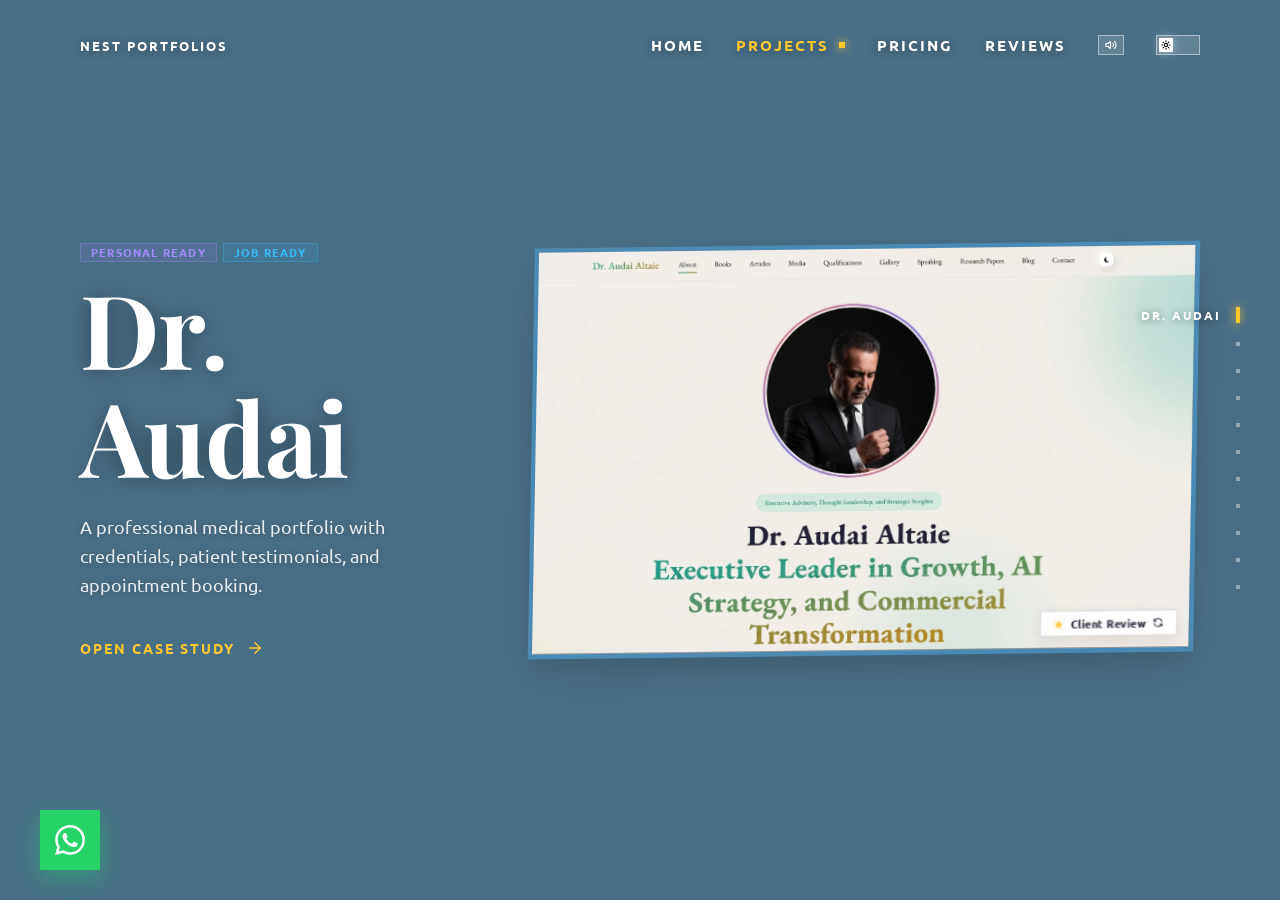
<file: pages/projects.html>
<!DOCTYPE html>
<html lang="en">
<head>
    <meta name="viewport" content="width=device-width, minimum-scale=1, initial-scale=1">
    <meta charset="UTF-8">
    <title>Projects — Nest Portfolios | Web Developer & UI/UX Specialist</title>
    <meta name="description" content="Explore live web projects and case studies built by Nest Portfolios across job-ready, business-ready, and high-paid client tiers.">
    <meta name="author" content="Nest Portfolios">
    <meta property="og:type" content="website">
    <meta property="og:title" content="Projects — Nest Portfolios | Web Developer">
    <meta property="og:description" content="Interactive showcase of websites built with stunning UX & UI design.">
    <link rel="icon" href="../assets/favicon.svg" type="image/svg+xml">
    <link rel="stylesheet" href="../css/style.css?v=5.6">
    <script src="../js/theme.js"></script>
    <style>
        /* Instant zero-background for cards on projects page */
        .review-card,
        .review-card:hover {
            background: none !important;
            background-color: transparent !important;
            background-image: none !important;
            backdrop-filter: none !important;
            -webkit-backdrop-filter: none !important;
            box-shadow: none !important;
        }
    </style>
</head>
<body>

    <!-- ═══ APP ═══ -->
    <div class="app">

        <!-- ─ Top Bar ─ -->
        <header class="topbar">
            <div class="topbar__inner">
                <a class="topbar__name" href="../index.html" id="logoBtn">Nest Portfolios</a>
                
                <!-- Active category filter badge -->
                <div class="active-filter-badge" id="activeFilterBadge" style="display: none;">
                    <span class="active-filter-badge__icon">🎯</span>
                    <span class="active-filter-badge__label" id="activeFilterName">Filtered</span>
                    <button type="button" class="active-filter-badge__clear" id="clearFilterBtn" title="Reset to all projects" aria-label="Reset filter">
                        <svg width="12" height="12" viewBox="0 0 24 24" fill="none" stroke="currentColor" stroke-width="2.5" stroke-linecap="round" stroke-linejoin="round"><line x1="18" y1="6" x2="6" y2="18"></line><line x1="6" y1="6" x2="18" y2="18"></line></svg>
                    </button>
                </div>

                <div class="topbar__right">
                    <a class="topbar__link desktop-only" href="../index.html">
                        Home
                    </a>
                    <a class="topbar__link desktop-only active" href="projects.html">
                        Projects
                    </a>
                    <a class="topbar__link desktop-only" href="pricing.html">
                        Pricing
                    </a>
                    <a class="topbar__link desktop-only" href="reviews.html">
                        Reviews
                    </a>
                    <button class="sound-toggle" id="soundToggle" type="button" role="switch" aria-checked="true"
                        aria-label="Mute electric sound FX" title="Electric Sound FX: Active (Click to mute)">
                        <svg class="sound-icon sound-icon--on" viewBox="0 0 24 24" fill="none" stroke="currentColor" stroke-width="2" stroke-linecap="round" stroke-linejoin="round">
                            <polygon points="11 5 6 9 2 9 2 15 6 15 11 19 11 5"></polygon>
                            <path d="M19.07 4.93a10 10 0 0 1 0 14.14M15.54 8.46a5 5 0 0 1 0 7.07"></path>
                        </svg>
                        <svg class="sound-icon sound-icon--off" viewBox="0 0 24 24" fill="none" stroke="currentColor" stroke-width="2" stroke-linecap="round" stroke-linejoin="round">
                            <polygon points="11 5 6 9 2 9 2 15 6 15 11 19 11 5"></polygon>
                            <line x1="23" y1="9" x2="17" y2="15"></line>
                            <line x1="17" y1="9" x2="23" y2="15"></line>
                        </svg>
                    </button>
                    <button class="theme-toggle" id="themeToggle" type="button" role="switch" aria-checked="false"
                        aria-label="Switch to dark mode" title="Switch to dark mode">
                        <span class="theme-toggle__thumb" aria-hidden="true">
                            <svg class="theme-toggle__icon theme-toggle__icon--sun" viewBox="0 0 24 24" fill="none"
                                stroke="currentColor" stroke-width="2.6" stroke-linecap="round" stroke-linejoin="round">
                                <circle cx="12" cy="12" r="4" />
                                <path d="M12 2v2M12 20v2M4.93 4.93l1.41 1.41M17.66 17.66l1.41 1.41M2 12h2M20 12h2M4.93 19.07l1.41-1.41M17.66 6.34l1.41-1.41" />
                            </svg>
                            <svg class="theme-toggle__icon theme-toggle__icon--moon" viewBox="0 0 24 24" fill="currentColor">
                                <path d="M21 12.79A9 9 0 1 1 11.21 3 7 7 0 0 0 21 12.79z" />
                            </svg>
                        </span>
                    </button>
                    <button class="hamburger" id="hamburger" aria-label="Toggle navigation menu">
                        <span></span><span></span><span></span>
                    </button>
                </div>
            </div>
        </header>

        <!-- ─ Pagination dots ─ -->
        <div class="pagination" id="dots"></div>

        <!-- ─ Slides layer ─ -->
        <div class="slides-layer revealed" id="slidesLayer">

            <!-- Background color panels -->
            <div class="bg-stack" id="bgStack">
                <div class="bg-panel active" data-category="personal job-ready" style="background:#3d6681"></div>
                <div class="bg-panel" data-category="job-ready" style="background:#2f4a7a"></div>
                <div class="bg-panel" data-category="business-ready" style="background:#804a4e"></div>
                <div class="bg-panel" data-category="high-paid business-ready" style="background:#3b5a4b"></div>
                <div class="bg-panel" data-category="business-ready" style="background:#684e3a"></div>
                <div class="bg-panel" data-category="job-ready" style="background:#404a57"></div>
                <div class="bg-panel" data-category="job-ready" style="background:#363945"></div>
                <div class="bg-panel" data-category="job-ready" style="background:#2c4a52"></div>
                <div class="bg-panel" data-category="business-ready" style="background:#1d4860"></div>
                <div class="bg-panel" data-category="business-ready" style="background:#322b52"></div>
                <div class="bg-panel" data-category="business-ready" style="background:#5e341c"></div>
            </div>

            <!-- Draggable slider -->
            <div class="slider" id="slider">
                <div class="track" id="track">

                    <!-- Slide 1: Dr. Audai -->
                    <div class="slide active" data-category="personal job-ready">
                        <div class="slide-inner">
                            <div class="slide-text">
                                <div class="slide-cat-tags">
                                    <span class="slide-cat-badge badge-personal">Personal Ready</span>
                                    <span class="slide-cat-badge badge-job-ready">Job Ready</span>
                                </div>
                                <h2 class="slide-title">Dr. Audai</h2>
                                <p class="slide-desc">A professional medical portfolio with credentials, patient testimonials, and appointment booking.</p>
                                <a class="slide-link" href="https://draudaialtaie.com/" target="_blank" rel="noopener noreferrer">
                                    OPEN CASE STUDY
                                    <svg width="18" height="18" viewBox="0 0 24 24" fill="none" stroke="currentColor" stroke-width="2" stroke-linecap="round" stroke-linejoin="round"><line x1="5" y1="12" x2="19" y2="12"></line><polyline points="12 5 19 12 12 19"></polyline></svg>
                                </a>
                            </div>
                            <div class="slide-visuals">
                                <div class="mockup-wrap">
                                    <div class="mockup has-flip" style="border-color:#4a8ab5">
                                        <div class="mockup-flipper">
                                            <div class="mockup-front">
                                                <img src="../assets/draudai.webp" alt="Dr. Audai Al-Taie">
                                                <div class="mockup-reflection"></div>
                                                <div class="review-hint-badge">
                                                    <span class="review-hint-star">★</span>
                                                    <span>Client Review</span>
                                                    <svg class="review-hint-icon" viewBox="0 0 24 24" width="12" height="12" fill="none" stroke="currentColor" stroke-width="2.5"><path d="M4 4v5h.582m15.356 2A8.001 8.001 0 004.582 9m0 0H9m11 11v-5h-.581m0 0a8.003 8.003 0 01-15.357-2m15.357 2H15"/></svg>
                                                </div>
                                            </div>
                                            <div class="mockup-back">
                                                <div class="review-card">
                                                    <svg class="review-card__quote-mark" viewBox="0 0 24 24" fill="currentColor"><path d="M14.017 21v-7.391c0-5.704 3.731-9.57 8.983-10.609l.995 2.151c-2.432.917-3.995 3.638-3.995 5.849h4v10h-9.983zm-14.017 0v-7.391c0-5.704 3.748-9.57 9-10.609l.996 2.151c-2.433.917-3.996 3.638-3.996 5.849h3.983v10h-9.983z"/></svg>
                                                    <div class="review-card__header">
                                                        <div class="review-card__stars" aria-label="5 out of 5 stars">
                                                            <span>★</span><span>★</span><span>★</span><span>★</span><span>★</span>
                                                        </div>
                                                        <span class="review-card__badge">Verified Review</span>
                                                    </div>
                                                    <div class="review-card__body">
                                                        <p class="review-card__text">“I’m extremely impressed with the online portfolio Abdul created for me. He delivered a fully customizable, beautifully structured portfolio that truly highlights my strengths and organizes my achievements in a professional, compelling way. The shareable link is perfect for applications, and having the option of a PDF/Docx made everything even more convenient. What stood out most was Abdul’s support with writing and structuring my content. He didn’t just design the portfolio he helped refine my story and present it with maximum impact. The final result exceeded my expectations and will definitely elevate my job and academic applications. Highly recommended for anyone who wants a polished, standout portfolio. Exceptional work!”</p>
                                                    </div>
                                                    <div class="review-card__footer">
                                                        <div class="reviewer-avatar" style="--avatar-grad: linear-gradient(135deg, #4a8ab5, #1e3d52)">AA</div>
                                                        <div class="reviewer-meta">
                                                            <div class="reviewer-name">Dr Audai Altaie</div>
                                                            <div class="reviewer-role">UAE</div>
                                                        </div>
                                                    </div>
                                                </div>
                                            </div>
                                        </div>
                                    </div>
                                </div>
                            </div>
                        </div>
                    </div>

                    <!-- Slide 2: Nosherwan Adil -->
                    <div class="slide" data-category="job-ready">
                        <div class="slide-inner">
                            <div class="slide-text">
                                <div class="slide-cat-tags">
                                    <span class="slide-cat-badge badge-job-ready">Job Ready</span>
                                </div>
                                <h2 class="slide-title">Nosherwan Adil</h2>
                                <p class="slide-desc">Academic portfolio of a Physics educator and BISE coordinator, highlighting 10+ years of teaching experience and mentoring.</p>
                                <a class="slide-link" href="https://nestportfolios.github.io/nosherwan_adil/" target="_blank" rel="noopener noreferrer">
                                    OPEN CASE STUDY
                                    <svg width="18" height="18" viewBox="0 0 24 24" fill="none" stroke="currentColor" stroke-width="2" stroke-linecap="round" stroke-linejoin="round"><line x1="5" y1="12" x2="19" y2="12"></line><polyline points="12 5 19 12 12 19"></polyline></svg>
                                </a>
                            </div>
                            <div class="slide-visuals">
                                <div class="mockup-wrap">
                                    <div class="mockup has-flip" style="border-color:#4a6fb0">
                                        <div class="mockup-flipper">
                                            <div class="mockup-front">
                                                <img src="../assets/nosherwan_adil.webp" alt="Nosherwan Adil">
                                                <div class="mockup-reflection"></div>
                                                <div class="review-hint-badge">
                                                    <span class="review-hint-star">★</span>
                                                    <span>Client Review</span>
                                                    <svg class="review-hint-icon" viewBox="0 0 24 24" width="12" height="12" fill="none" stroke="currentColor" stroke-width="2.5"><path d="M4 4v5h.582m15.356 2A8.001 8.001 0 004.582 9m0 0H9m11 11v-5h-.581m0 0a8.003 8.003 0 01-15.357-2m15.357 2H15"/></svg>
                                                </div>
                                            </div>
                                            <div class="mockup-back">
                                                <div class="review-card">
                                                    <svg class="review-card__quote-mark" viewBox="0 0 24 24" fill="currentColor"><path d="M14.017 21v-7.391c0-5.704 3.731-9.57 8.983-10.609l.995 2.151c-2.432.917-3.995 3.638-3.995 5.849h4v10h-9.983zm-14.017 0v-7.391c0-5.704 3.748-9.57 9-10.609l.996 2.151c-2.433.917-3.996 3.638-3.996 5.849h3.983v10h-9.983z"/></svg>
                                                    <div class="review-card__header">
                                                        <div class="review-card__stars" aria-label="5 out of 5 stars">
                                                            <span>★</span><span>★</span><span>★</span><span>★</span><span>★</span>
                                                        </div>
                                                        <span class="review-card__badge">Verified Review</span>
                                                    </div>
                                                    <div class="review-card__body">
                                                        <p class="review-card__text">“I got a job in Islamabad, Pakistan instantly because of my first impression! My job-ready portfolio helped me a lot throughout the interview process, presenting all my credentials and experience clearly to the hiring panel. Alhamdulillah!”</p>
                                                    </div>
                                                    <div class="review-card__footer">
                                                        <div class="reviewer-avatar" style="--avatar-grad: linear-gradient(135deg, #4a6fb0, #2f4a7a)">NA</div>
                                                        <div class="reviewer-meta">
                                                            <div class="reviewer-name">Nosherwan Adil</div>
                                                            <div class="reviewer-role">Islamabad, Pakistan</div>
                                                        </div>
                                                    </div>
                                                </div>
                                            </div>
                                        </div>
                                    </div>
                                </div>
                            </div>
                        </div>
                    </div>

                    <!-- Slide 3: MCakes -->
                    <div class="slide" data-category="business-ready">
                        <div class="slide-inner">
                            <div class="slide-text">
                                <div class="slide-cat-tags">
                                    <span class="slide-cat-badge badge-business-ready">Business Ready</span>
                                </div>
                                <h2 class="slide-title">MCakes</h2>
                                <p class="slide-desc">An artisan bakery showcasing custom cakes, flavors menu, and ordering with mouth-watering visuals.</p>
                                <a class="slide-link" href="https://nestportfolios.github.io/mcakes_dikhan/" target="_blank" rel="noopener noreferrer">
                                    OPEN CASE STUDY
                                    <svg width="18" height="18" viewBox="0 0 24 24" fill="none" stroke="currentColor" stroke-width="2" stroke-linecap="round" stroke-linejoin="round"><line x1="5" y1="12" x2="19" y2="12"></line><polyline points="12 5 19 12 12 19"></polyline></svg>
                                </a>
                            </div>
                            <div class="slide-visuals">
                                <div class="mockup-wrap">
                                    <div class="mockup has-flip" style="border-color:#8a4040">
                                        <div class="mockup-flipper">
                                            <div class="mockup-front">
                                                <img src="../assets/mcakes.webp" alt="MCakes">
                                                <div class="mockup-reflection"></div>
                                                <div class="review-hint-badge">
                                                    <span class="review-hint-star">★</span>
                                                    <span>Client Review</span>
                                                    <svg class="review-hint-icon" viewBox="0 0 24 24" width="12" height="12" fill="none" stroke="currentColor" stroke-width="2.5"><path d="M4 4v5h.582m15.356 2A8.001 8.001 0 004.582 9m0 0H9m11 11v-5h-.581m0 0a8.003 8.003 0 01-15.357-2m15.357 2H15"/></svg>
                                                </div>
                                            </div>
                                            <div class="mockup-back">
                                                <div class="review-card">
                                                    <svg class="review-card__quote-mark" viewBox="0 0 24 24" fill="currentColor"><path d="M14.017 21v-7.391c0-5.704 3.731-9.57 8.983-10.609l.995 2.151c-2.432.917-3.995 3.638-3.995 5.849h4v10h-9.983zm-14.017 0v-7.391c0-5.704 3.748-9.57 9-10.609l.996 2.151c-2.433.917-3.996 3.638-3.996 5.849h3.983v10h-9.983z"/></svg>
                                                    <div class="review-card__header">
                                                        <div class="review-card__stars" aria-label="5 out of 5 stars">
                                                            <span>★</span><span>★</span><span>★</span><span>★</span><span>★</span>
                                                        </div>
                                                        <span class="review-card__badge">Verified Review</span>
                                                    </div>
                                                    <div class="review-card__body">
                                                        <p class="review-card__text">“Great experience working with Nest Portfolios. They created a clean, elegant, and user-friendly website that perfectly reflects my cake business. Highly recommended!”</p>
                                                    </div>
                                                    <div class="review-card__footer">
                                                        <div class="reviewer-avatar" style="--avatar-grad: linear-gradient(135deg, #c05367, #662734)">MC</div>
                                                        <div class="reviewer-meta">
                                                            <div class="reviewer-name">MCakes</div>
                                                            <div class="reviewer-role">Pakistan</div>
                                                        </div>
                                                    </div>
                                                </div>
                                            </div>
                                        </div>
                                    </div>
                                </div>
                            </div>
                        </div>
                    </div>

                    <!-- Slide 4: HCA -->
                    <div class="slide" data-category="high-paid business-ready">
                        <div class="slide-inner">
                            <div class="slide-text">
                                <div class="slide-cat-tags">
                                    <span class="slide-cat-badge badge-high-paid">High Paid Clients</span>
                                    <span class="slide-cat-badge badge-business-ready">Business Ready</span>
                                </div>
                                <h2 class="slide-title">HCA</h2>
                                <p class="slide-desc">A bilingual Urdu-English educational platform with course listings, faculty showcase, and admissions.</p>
                                <a class="slide-link" href="https://nestportfolios.github.io/HCA-DIKhan/" target="_blank" rel="noopener noreferrer">
                                    OPEN CASE STUDY
                                    <svg width="18" height="18" viewBox="0 0 24 24" fill="none" stroke="currentColor" stroke-width="2" stroke-linecap="round" stroke-linejoin="round"><line x1="5" y1="12" x2="19" y2="12"></line><polyline points="12 5 19 12 12 19"></polyline></svg>
                                </a>
                            </div>
                            <div class="slide-visuals">
                                <div class="mockup-wrap">
                                    <div class="mockup" style="border-color:#3a6650"><img src="../assets/hca.webp" alt="HCA"></div>
                                </div>
                            </div>
                        </div>
                    </div>

                    <!-- Slide 5: Al-Falah Woods -->
                    <div class="slide" data-category="business-ready">
                        <div class="slide-inner">
                            <div class="slide-text">
                                <div class="slide-cat-tags">
                                    <span class="slide-cat-badge badge-business-ready">Business Ready</span>
                                </div>
                                <h2 class="slide-title">Al-Falah</h2>
                                <p class="slide-desc">Premium business website for a firewood and timber supplier with product catalog and certifications.</p>
                                <a class="slide-link" href="https://nestportfolios.github.io/al-falah-wood-supplier/" target="_blank" rel="noopener noreferrer">
                                    OPEN CASE STUDY
                                    <svg width="18" height="18" viewBox="0 0 24 24" fill="none" stroke="currentColor" stroke-width="2" stroke-linecap="round" stroke-linejoin="round"><line x1="5" y1="12" x2="19" y2="12"></line><polyline points="12 5 19 12 12 19"></polyline></svg>
                                </a>
                            </div>
                            <div class="slide-visuals">
                                <div class="mockup-wrap">
                                    <div class="mockup has-flip" style="border-color:#5a4830">
                                        <div class="mockup-flipper">
                                            <div class="mockup-front">
                                                <img src="../assets/alfalah.webp" alt="Al-Falah Woods">
                                                <div class="mockup-reflection"></div>
                                                <div class="review-hint-badge">
                                                    <span class="review-hint-star">★</span>
                                                    <span>Client Review</span>
                                                    <svg class="review-hint-icon" viewBox="0 0 24 24" width="12" height="12" fill="none" stroke="currentColor" stroke-width="2.5"><path d="M4 4v5h.582m15.356 2A8.001 8.001 0 004.582 9m0 0H9m11 11v-5h-.581m0 0a8.003 8.003 0 01-15.357-2m15.357 2H15"/></svg>
                                                </div>
                                            </div>
                                            <div class="mockup-back">
                                                <div class="review-card">
                                                    <svg class="review-card__quote-mark" viewBox="0 0 24 24" fill="currentColor"><path d="M14.017 21v-7.391c0-5.704 3.731-9.57 8.983-10.609l.995 2.151c-2.432.917-3.995 3.638-3.995 5.849h4v10h-9.983zm-14.017 0v-7.391c0-5.704 3.748-9.57 9-10.609l.996 2.151c-2.433.917-3.996 3.638-3.996 5.849h3.983v10h-9.983z"/></svg>
                                                    <div class="review-card__header">
                                                        <div class="review-card__stars" aria-label="5 out of 5 stars">
                                                            <span>★</span><span>★</span><span>★</span><span>★</span><span>★</span>
                                                        </div>
                                                        <span class="review-card__badge">Verified Review</span>
                                                    </div>
                                                    <div class="review-card__body">
                                                        <p class="review-card__text">“Mashallah, highly recommended Nest Portfolios for creating a clean and strong website. The Al Falah Wood Supplier website is professionally designed, user-friendly, and perfectly showcases the business in a modern way.”</p>
                                                    </div>
                                                    <div class="review-card__footer">
                                                        <div class="reviewer-avatar" style="--avatar-grad: linear-gradient(135deg, #a4763e, #4b361d)">MI</div>
                                                        <div class="reviewer-meta">
                                                            <div class="reviewer-name">Muhammad Ibrahim</div>
                                                            <div class="reviewer-role">Al Falah Wood Supplier, Pakistan</div>
                                                        </div>
                                                    </div>
                                                </div>
                                            </div>
                                        </div>
                                    </div>
                                </div>
                            </div>
                        </div>
                    </div>

                    <!-- Slide 6: Ahmad -->
                    <div class="slide" data-category="job-ready">
                        <div class="slide-inner">
                            <div class="slide-text">
                                <div class="slide-cat-tags">
                                    <span class="slide-cat-badge badge-job-ready">Job Ready</span>
                                </div>
                                <h2 class="slide-title">Ahmad</h2>
                                <p class="slide-desc">Mechanical Engineer portfolio showcasing CAD designs, industrial projects, and engineering expertise.</p>
                                <a class="slide-link" href="https://nestportfolios.github.io/ahmad_alam/" target="_blank" rel="noopener noreferrer">
                                    OPEN CASE STUDY
                                    <svg width="18" height="18" viewBox="0 0 24 24" fill="none" stroke="currentColor" stroke-width="2" stroke-linecap="round" stroke-linejoin="round"><line x1="5" y1="12" x2="19" y2="12"></line><polyline points="12 5 19 12 12 19"></polyline></svg>
                                </a>
                            </div>
                            <div class="slide-visuals">
                                <div class="mockup-wrap">
                                    <div class="mockup" style="border-color:#3d4a60"><img src="../assets/ahmadalam.webp" alt="Ahmad Alam"></div>
                                </div>
                            </div>
                        </div>
                    </div>

                    <!-- Slide 7: Moazam -->
                    <div class="slide" data-category="job-ready">
                        <div class="slide-inner">
                            <div class="slide-text">
                                <div class="slide-cat-tags">
                                    <span class="slide-cat-badge badge-job-ready">Job Ready</span>
                                </div>
                                <h2 class="slide-title">Moazam</h2>
                                <p class="slide-desc">Welding Inspector portfolio with project documentation, certification gallery, and industrial experience.</p>
                                <a class="slide-link" href="https://nestportfolios.github.io/Moazam-Raffique/" target="_blank" rel="noopener noreferrer">
                                    OPEN CASE STUDY
                                    <svg width="18" height="18" viewBox="0 0 24 24" fill="none" stroke="currentColor" stroke-width="2" stroke-linecap="round" stroke-linejoin="round"><line x1="5" y1="12" x2="19" y2="12"></line><polyline points="12 5 19 12 12 19"></polyline></svg>
                                </a>
                            </div>
                            <div class="slide-visuals">
                                <div class="mockup-wrap">
                                    <div class="mockup has-flip" style="border-color:#3a3e50">
                                        <div class="mockup-flipper">
                                            <div class="mockup-front">
                                                <img src="../assets/moazam.webp" alt="Moazam Raffique">
                                                <div class="mockup-reflection"></div>
                                                <div class="review-hint-badge">
                                                    <span class="review-hint-star">★</span>
                                                    <span>Client Review</span>
                                                    <svg class="review-hint-icon" viewBox="0 0 24 24" width="12" height="12" fill="none" stroke="currentColor" stroke-width="2.5"><path d="M4 4v5h.582m15.356 2A8.001 8.001 0 004.582 9m0 0H9m11 11v-5h-.581m0 0a8.003 8.003 0 01-15.357-2m15.357 2H15"/></svg>
                                                </div>
                                            </div>
                                            <div class="mockup-back">
                                                <div class="review-card">
                                                    <svg class="review-card__quote-mark" viewBox="0 0 24 24" fill="currentColor"><path d="M14.017 21v-7.391c0-5.704 3.731-9.57 8.983-10.609l.995 2.151c-2.432.917-3.995 3.638-3.995 5.849h4v10h-9.983zm-14.017 0v-7.391c0-5.704 3.748-9.57 9-10.609l.996 2.151c-2.433.917-3.996 3.638-3.996 5.849h3.983v10h-9.983z"/></svg>
                                                    <div class="review-card__header">
                                                        <div class="review-card__stars" aria-label="5 out of 5 stars">
                                                            <span>★</span><span>★</span><span>★</span><span>★</span><span>★</span>
                                                        </div>
                                                        <span class="review-card__badge">Verified Review</span>
                                                    </div>
                                                    <div class="review-card__body">
                                                        <p class="review-card__text">“An impressive showcase of mechanical quality control expertise. This portfolio perfectly balances technical knowledge with practical field application. The focus on compliance and precision in documentation is exactly what the industry demands. Highly recommended”</p>
                                                    </div>
                                                    <div class="review-card__footer">
                                                        <div class="reviewer-avatar" style="--avatar-grad: linear-gradient(135deg, #5b657e, #292d3b)">MR</div>
                                                        <div class="reviewer-meta">
                                                            <div class="reviewer-name">Moazm Raffique</div>
                                                            <div class="reviewer-role">KSA</div>
                                                        </div>
                                                    </div>
                                                </div>
                                            </div>
                                        </div>
                                    </div>
                                </div>
                            </div>
                        </div>
                    </div>

                    <!-- Slide 8: Wajahat -->
                    <div class="slide" data-category="job-ready">
                        <div class="slide-inner">
                            <div class="slide-text">
                                <div class="slide-cat-tags">
                                    <span class="slide-cat-badge badge-job-ready">Job Ready</span>
                                </div>
                                <h2 class="slide-title">Wajahat</h2>
                                <p class="slide-desc">Chemical Engineer portfolio showcasing research, industrial projects, and professional qualifications.</p>
                                <a class="slide-link" href="https://nestportfolios.github.io/WajahatUllah/" target="_blank" rel="noopener noreferrer">
                                    OPEN CASE STUDY
                                    <svg width="18" height="18" viewBox="0 0 24 24" fill="none" stroke="currentColor" stroke-width="2" stroke-linecap="round" stroke-linejoin="round"><line x1="5" y1="12" x2="19" y2="12"></line><polyline points="12 5 19 12 12 19"></polyline></svg>
                                </a>
                            </div>
                            <div class="slide-visuals">
                                <div class="mockup-wrap">
                                    <div class="mockup" style="border-color:#305060"><img src="../assets/wajahat.webp" alt="Wajahat Ullah"></div>
                                </div>
                            </div>
                        </div>
                    </div>

                    <!-- Slide 9: TLS Care -->
                    <div class="slide" data-category="business-ready">
                        <div class="slide-inner">
                            <div class="slide-text">
                                <div class="slide-cat-tags">
                                    <span class="slide-cat-badge badge-business-ready">Business Ready</span>
                                </div>
                                <h2 class="slide-title">TLS Care</h2>
                                <p class="slide-desc">A compassionate healthcare and domiciliary care web platform offering bespoke home living support, specialized nursing care, and direct enquiry services.</p>
                                <a class="slide-link" href="https://www.tlscare.com/" target="_blank" rel="noopener noreferrer">
                                    OPEN CASE STUDY
                                    <svg width="18" height="18" viewBox="0 0 24 24" fill="none" stroke="currentColor" stroke-width="2" stroke-linecap="round" stroke-linejoin="round"><line x1="5" y1="12" x2="19" y2="12"></line><polyline points="12 5 19 12 12 19"></polyline></svg>
                                </a>
                            </div>
                            <div class="slide-visuals">
                                <div class="mockup-wrap">
                                    <div class="mockup" style="border-color:#2a698a"><img src="../assets/tlscare.webp" alt="TLS Care"></div>
                                </div>
                            </div>
                        </div>
                    </div>

                    <!-- Slide 10: Glidex Driving School -->
                    <div class="slide" data-category="business-ready">
                        <div class="slide-inner">
                            <div class="slide-text">
                                <div class="slide-cat-tags">
                                    <span class="slide-cat-badge badge-business-ready">Business Ready</span>
                                </div>
                                <h2 class="slide-title">Glidex Driving</h2>
                                <p class="slide-desc">A modern UK driving academy platform featuring structured lesson packages, instructor booking, DVSA-aligned test prep, and learner support.</p>
                                <a class="slide-link" href="https://www.glidexdrivingschool.co.uk/" target="_blank" rel="noopener noreferrer">
                                    OPEN CASE STUDY
                                    <svg width="18" height="18" viewBox="0 0 24 24" fill="none" stroke="currentColor" stroke-width="2" stroke-linecap="round" stroke-linejoin="round"><line x1="5" y1="12" x2="19" y2="12"></line><polyline points="12 5 19 12 12 19"></polyline></svg>
                                </a>
                            </div>
                            <div class="slide-visuals">
                                <div class="mockup-wrap">
                                    <div class="mockup" style="border-color:#53477e"><img src="../assets/glide_driving_school.webp" alt="Glidex Driving School"></div>
                                </div>
                            </div>
                        </div>
                    </div>

                    <!-- Slide 11: Glow Driving School -->
                    <div class="slide" data-category="business-ready">
                        <div class="slide-inner">
                            <div class="slide-text">
                                <div class="slide-cat-tags">
                                    <span class="slide-cat-badge badge-business-ready">Business Ready</span>
                                </div>
                                <h2 class="slide-title">Glow Driving</h2>
                                <p class="slide-desc">An engaging driving school web presence highlighting intensive driving courses, pass-guarantee modules, transparent pricing, and fast-track booking.</p>
                                <a class="slide-link" href="https://glowdrivingschool.co.uk/" target="_blank" rel="noopener noreferrer">
                                    OPEN CASE STUDY
                                    <svg width="18" height="18" viewBox="0 0 24 24" fill="none" stroke="currentColor" stroke-width="2" stroke-linecap="round" stroke-linejoin="round"><line x1="5" y1="12" x2="19" y2="12"></line><polyline points="12 5 19 12 12 19"></polyline></svg>
                                </a>
                            </div>
                            <div class="slide-visuals">
                                <div class="mockup-wrap">
                                    <div class="mockup" style="border-color:#8e4d28"><img src="../assets/glow_driving_school.webp" alt="Glow Driving School"></div>
                                </div>
                            </div>
                        </div>
                    </div>

                    <!-- end of slides -->

                </div>
            </div>
        </div>

    </div>

    <!-- ═══ MOBILE NAV DRAWER ═══ -->
    <div class="mobile-nav-drawer" id="mobileNavDrawer" aria-hidden="true">
        <div>
            <ul class="mobile-nav-list">
                <li class="mobile-nav-item">
                    <a href="../index.html">
                        <span>Home</span>
                        <i>&rarr;</i>
                    </a>
                </li>
                <li class="mobile-nav-item">
                    <a href="projects.html" class="active">
                        <span>Projects</span>
                        <i>&rarr;</i>
                    </a>
                </li>
                <li class="mobile-nav-item">
                    <a href="pricing.html">
                        <span>Pricing</span>
                        <i>&rarr;</i>
                    </a>
                </li>
                <li class="mobile-nav-item">
                    <a href="reviews.html">
                        <span>Reviews</span>
                        <i>&rarr;</i>
                    </a>
                </li>
            </ul>
        </div>
        <div class="mobile-nav-footer">
            <a class="ab-profile-btn ab-profile-btn--primary" href="https://wa.me/923090757010" target="_blank" rel="noopener noreferrer">
                Chat on WhatsApp
            </a>
        </div>
    </div>

    <!-- ═══ FLOATING WHATSAPP ═══ -->
    <div class="floating-wa-container">
        <a href="https://wa.me/923090757010" class="floating-wa" id="floatingWa" target="_blank" rel="noopener noreferrer" aria-label="Chat on WhatsApp">
            <span class="wa-radar-ring"></span>
            <span class="wa-radar-ring wa-radar-ring--2"></span>
            <svg viewBox="0 0 24 24" fill="currentColor"><path d="M17.472 14.382c-.297-.149-1.758-.867-2.03-.967-.273-.099-.471-.148-.67.15-.197.297-.767.966-.94 1.164-.173.199-.347.223-.644.075-.297-.15-1.255-.463-2.39-1.475-.883-.788-1.48-1.761-1.653-2.059-.173-.297-.018-.458.13-.606.134-.133.298-.347.446-.52.149-.174.198-.298.298-.497.099-.198.05-.371-.025-.52-.075-.149-.669-1.612-.916-2.207-.242-.579-.487-.5-.669-.51-.173-.008-.371-.01-.57-.01-.198 0-.52.074-.792.372-.272.297-1.04 1.016-1.04 2.479 0 1.462 1.065 2.875 1.213 3.074.149.198 2.096 3.2 5.077 4.487.709.306 1.262.489 1.694.625.712.227 1.36.195 1.871.118.571-.085 1.758-.719 2.006-1.413.248-.694.248-1.289.173-1.413-.074-.124-.272-.198-.57-.347m-5.421 7.403h-.004a9.87 9.87 0 01-5.031-1.378l-.361-.214-3.741.982.998-3.648-.235-.374a9.86 9.86 0 01-1.51-5.26c.001-5.45 4.436-9.884 9.888-9.884 2.64 0 5.122 1.03 6.988 2.898a9.825 9.825 0 012.893 6.994c-.003 5.45-4.437 9.884-9.885 9.884m8.413-18.297A11.815 11.815 0 0012.05 0C5.495 0 .16 5.335.157 11.892c0 2.096.547 4.142 1.588 5.945L.057 24l6.305-1.654a11.882 11.882 0 005.683 1.448h.005c6.554 0 11.89-5.335 11.893-11.893a11.821 11.821 0 00-3.48-8.413z"/></svg>
        </a>
        <div class="wa-tooltip" id="waTooltip">
            <span class="wa-tooltip__status"></span>
            <span class="wa-tooltip__text">Chat on WhatsApp</span>
        </div>
    </div>

    <script src="../js/script.js?v=3.3"></script>
    <script src="../js/storm.js?v=4.0"></script>
</body>
</html>
</file>
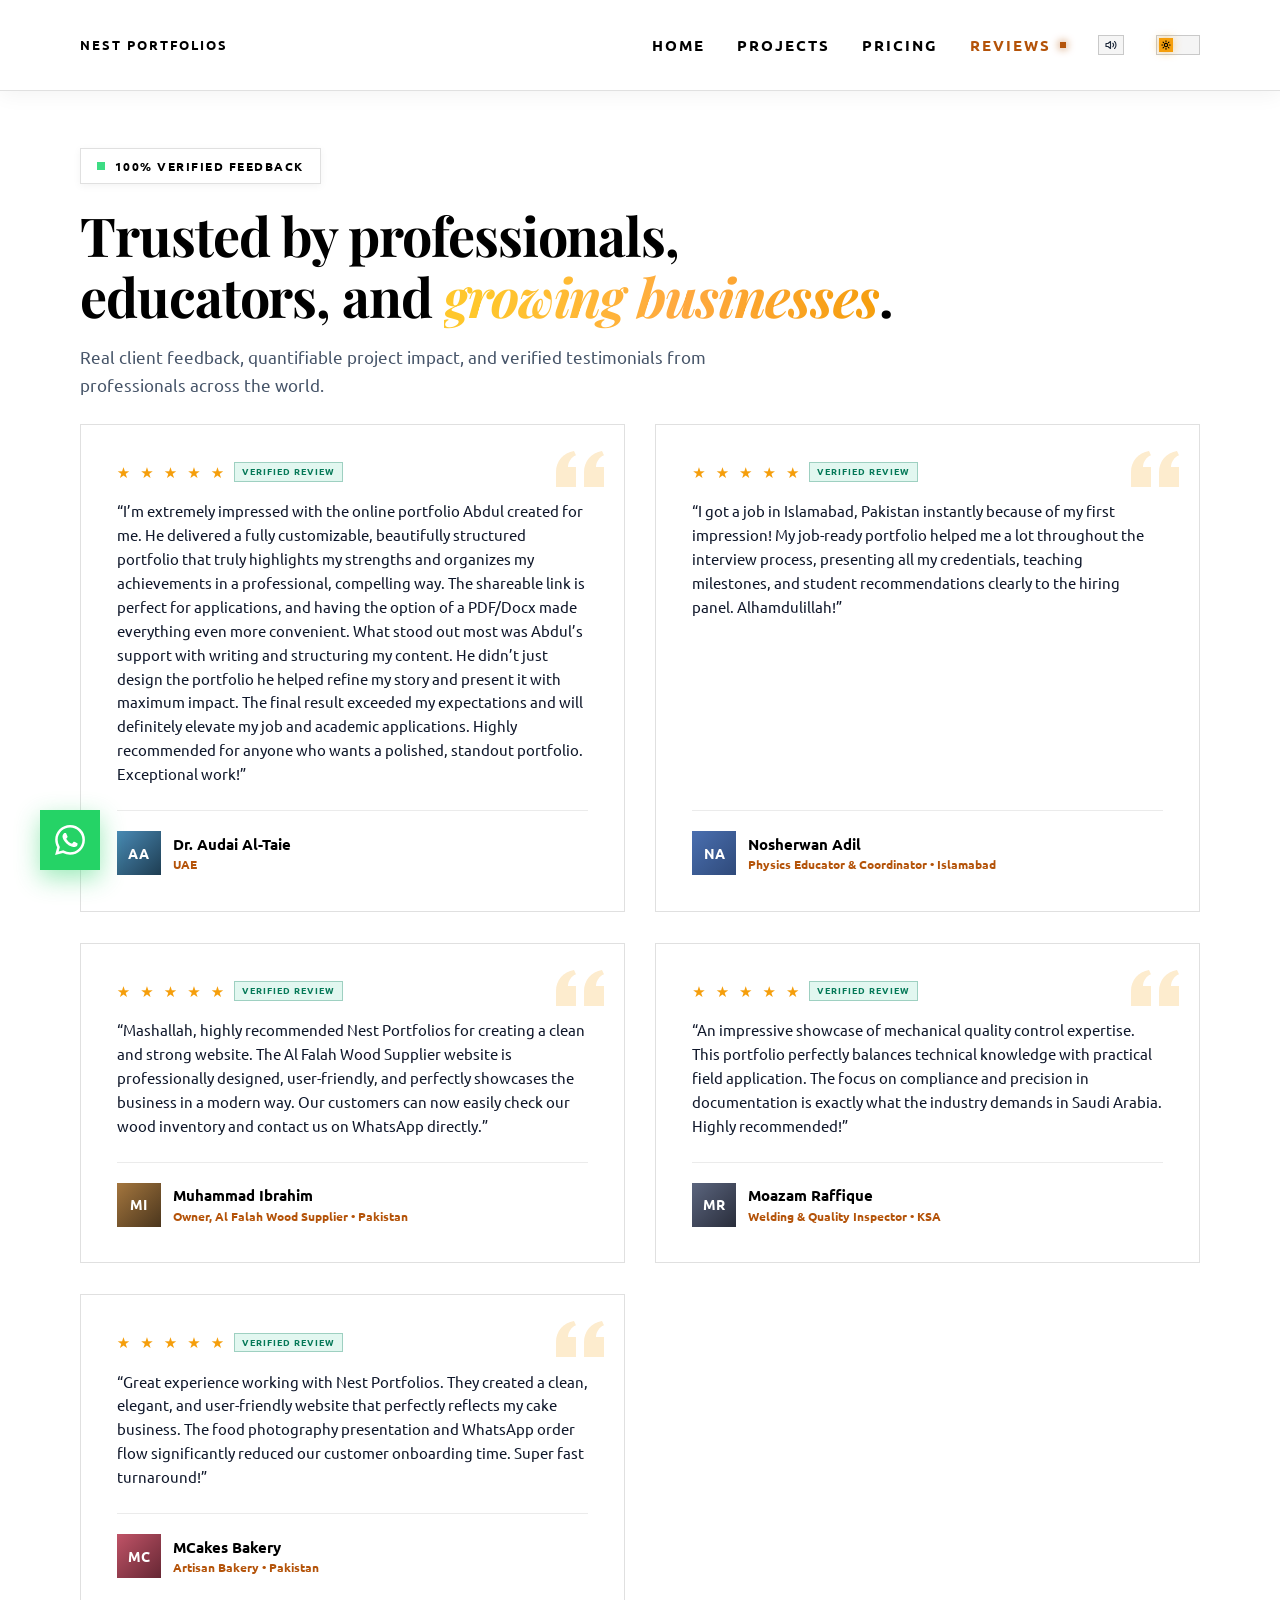
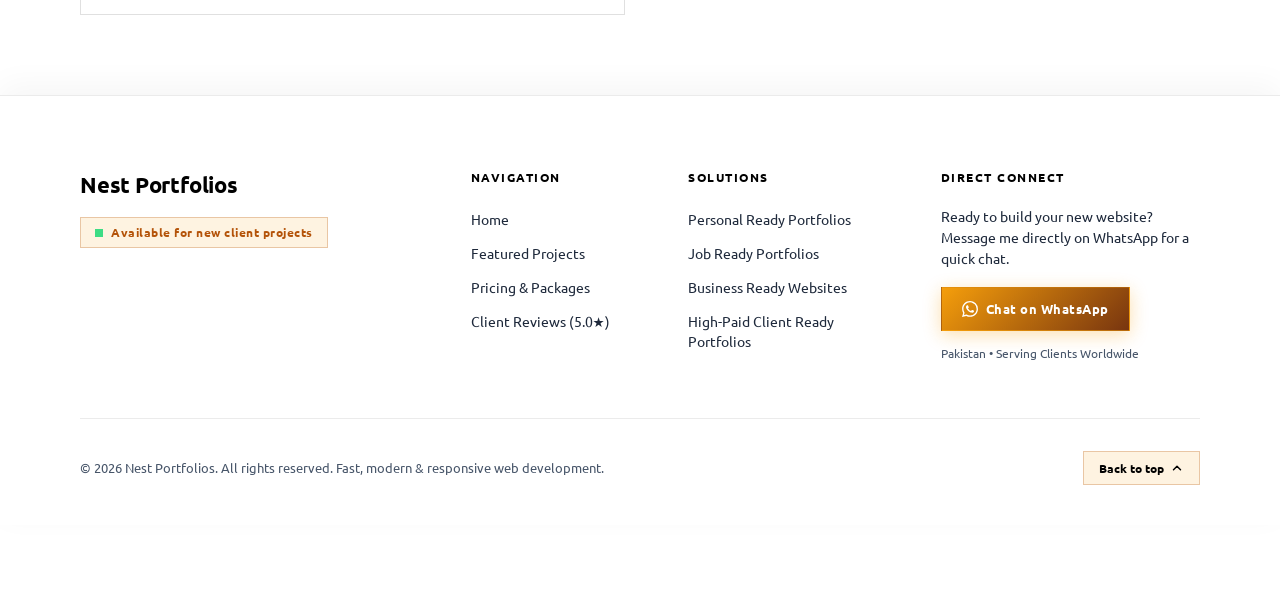
<file: pages/reviews.html>
<!DOCTYPE html>
<html lang="en" class="page-scrollable">

<head>
    <meta charset="UTF-8">
    <meta name="viewport" content="width=device-width, minimum-scale=1, initial-scale=1">
    <title>Client Reviews — Nest Portfolios | Web Developer & UI/UX Specialist</title>
    <meta name="description"
        content="Read authentic client testimonials, verified reviews, and ratings for web developer Nest Portfolios from medical professionals, educators, and businesses worldwide.">
    <meta name="author" content="Nest Portfolios">
    <meta property="og:type" content="website">
    <meta property="og:title" content="Client Reviews — Nest Portfolios">
    <meta property="og:description"
        content="Verified testimonials and client feedback on web design and development projects.">
    <link rel="icon" href="../assets/favicon.svg" type="image/svg+xml">
    <link rel="stylesheet" href="../css/style.css?v=5.6">
    <script src="../js/theme.js"></script>
    <style>
        /* Instant zero-background for review cards on reviews page */
        .reviews-masonry .review-wall-card,
        .reviews-container .review-wall-card,
        .reviews-masonry .review-wall-card:hover,
        .reviews-container .review-wall-card:hover {
            background: none !important;
            background-color: transparent !important;
            background-image: none !important;
            backdrop-filter: none !important;
            -webkit-backdrop-filter: none !important;
            box-shadow: none !important;
        }
    </style>
</head>

<body class="page-scrollable">

    <!-- ═══ STICKY TOPBAR ═══ -->
    <header class="topbar topbar--sticky">
        <div class="topbar__inner">
            <a class="topbar__name" href="../index.html" id="logoBtn">Nest Portfolios</a>

            <div class="topbar__right">
                <a class="topbar__link desktop-only" href="../index.html">
                    Home
                </a>
                <a class="topbar__link desktop-only" href="projects.html">
                    Projects
                </a>
                <a class="topbar__link desktop-only" href="pricing.html">
                    Pricing
                </a>
                <a class="topbar__link desktop-only active" href="reviews.html">
                    Reviews
                </a>
                <button class="sound-toggle" id="soundToggle" type="button" role="switch" aria-checked="true"
                    aria-label="Mute electric sound FX" title="Electric Sound FX: Active (Click to mute)">
                    <svg class="sound-icon sound-icon--on" viewBox="0 0 24 24" fill="none" stroke="currentColor"
                        stroke-width="2" stroke-linecap="round" stroke-linejoin="round">
                        <polygon points="11 5 6 9 2 9 2 15 6 15 11 19 11 5"></polygon>
                        <path d="M19.07 4.93a10 10 0 0 1 0 14.14M15.54 8.46a5 5 0 0 1 0 7.07"></path>
                    </svg>
                    <svg class="sound-icon sound-icon--off" viewBox="0 0 24 24" fill="none" stroke="currentColor"
                        stroke-width="2" stroke-linecap="round" stroke-linejoin="round">
                        <polygon points="11 5 6 9 2 9 2 15 6 15 11 19 11 5"></polygon>
                        <line x1="23" y1="9" x2="17" y2="15"></line>
                        <line x1="17" y1="9" x2="23" y2="15"></line>
                    </svg>
                </button>
                <button class="theme-toggle" id="themeToggle" type="button" role="switch" aria-checked="false"
                    aria-label="Switch to dark mode" title="Switch to dark mode">
                    <span class="theme-toggle__thumb" aria-hidden="true">
                        <svg class="theme-toggle__icon theme-toggle__icon--sun" viewBox="0 0 24 24" fill="none"
                            stroke="currentColor" stroke-width="2.6" stroke-linecap="round" stroke-linejoin="round">
                            <circle cx="12" cy="12" r="4" />
                            <path
                                d="M12 2v2M12 20v2M4.93 4.93l1.41 1.41M17.66 17.66l1.41 1.41M2 12h2M20 12h2M4.93 19.07l1.41-1.41M17.66 6.34l1.41-1.41" />
                        </svg>
                        <svg class="theme-toggle__icon theme-toggle__icon--moon" viewBox="0 0 24 24"
                            fill="currentColor">
                            <path d="M21 12.79A9 9 0 1 1 11.21 3 7 7 0 0 0 21 12.79z" />
                        </svg>
                    </span>
                </button>
                <button class="hamburger" id="hamburger" aria-label="Toggle navigation menu">
                    <span></span><span></span><span></span>
                </button>
            </div>
        </div>
    </header>

    <!-- ═══ MOBILE NAV DRAWER ═══ -->
    <div class="mobile-nav-drawer" id="mobileNavDrawer" aria-hidden="true">
        <div>
            <ul class="mobile-nav-list">
                <li class="mobile-nav-item">
                    <a href="../index.html">
                        <span>Home</span>
                        <i>&rarr;</i>
                    </a>
                </li>
                <li class="mobile-nav-item">
                    <a href="projects.html">
                        <span>Projects</span>
                        <i>&rarr;</i>
                    </a>
                </li>
                <li class="mobile-nav-item">
                    <a href="pricing.html">
                        <span>Pricing</span>
                        <i>&rarr;</i>
                    </a>
                </li>
                <li class="mobile-nav-item">
                    <a href="reviews.html" class="active">
                        <span>Reviews</span>
                        <i>&rarr;</i>
                    </a>
                </li>
            </ul>
        </div>
        <div class="mobile-nav-footer">
            <a class="ab-profile-btn ab-profile-btn--primary" href="https://wa.me/923090757010" target="_blank"
                rel="noopener noreferrer">
                Chat on WhatsApp
            </a>
        </div>
    </div>

    <!-- ═══ REVIEWS PAGE CONTENT ═══ -->
    <main class="about-page-wrap">

        <!-- ─ Hero Header ─ -->
        <section class="about-page-hero">
            <div class="about-page-hero__badge">
                <span class="ab-eyebrow"><i class="ab-pulse"></i> 100% Verified Feedback</span>
            </div>
            <h1 class="about-page-hero__title">
                Trusted by professionals, educators, and <em>growing businesses</em>.
            </h1>
            <p class="about-page-hero__subtitle">
                Real client feedback, quantifiable project impact, and verified testimonials from professionals across the world.
            </p>
        </section>

        <!-- ─ Main Container ─ -->
        <div class="reviews-container">

            <!-- ─ Client Reviews Wall ─ -->
            <div class="reviews-masonry">

                <!-- Review 1: Dr Audai Altaie -->
                <div class="review-wall-card">
                    <svg class="review-wall-card__quote" viewBox="0 0 24 24" fill="currentColor">
                        <path
                            d="M14.017 21v-7.391c0-5.704 3.731-9.57 8.983-10.609l.995 2.151c-2.432.917-3.995 3.638-3.995 5.849h4v10h-9.983zm-14.017 0v-7.391c0-5.704 3.748-9.57 9-10.609l.996 2.151c-2.433.917-3.996 3.638-3.996 5.849h3.983v10h-9.983z" />
                    </svg>
                    <div>
                        <div class="review-wall-card__stars">
                            <span>★</span><span>★</span><span>★</span><span>★</span><span>★</span>
                            <span class="review-wall-card__verified">Verified Review</span>
                        </div>
                        <p class="review-wall-card__text">
                            “I’m extremely impressed with the online portfolio Abdul created for me. He delivered a
                            fully customizable, beautifully structured portfolio that truly highlights my strengths and
                            organizes my achievements in a professional, compelling way. The shareable link is perfect
                            for applications, and having the option of a PDF/Docx made everything even more convenient.
                            What stood out most was Abdul’s support with writing and structuring my content. He didn’t
                            just design the portfolio he helped refine my story and present it with maximum impact. The
                            final result exceeded my expectations and will definitely elevate my job and academic
                            applications. Highly recommended for anyone who wants a polished, standout portfolio.
                            Exceptional work!”
                        </p>
                    </div>
                    <div class="review-wall-card__author">
                        <div class="review-wall-card__avatar"
                            style="background: linear-gradient(135deg, #4a8ab5, #1e3d52)">AA</div>
                        <div class="review-wall-card__info">
                            <span class="review-wall-card__name">Dr. Audai Al-Taie</span>
                            <span class="review-wall-card__role">UAE</span>
                        </div>
                    </div>
                </div>

                <!-- Review 2: Nosherwan Adil -->
                <div class="review-wall-card">
                    <svg class="review-wall-card__quote" viewBox="0 0 24 24" fill="currentColor">
                        <path
                            d="M14.017 21v-7.391c0-5.704 3.731-9.57 8.983-10.609l.995 2.151c-2.432.917-3.995 3.638-3.995 5.849h4v10h-9.983zm-14.017 0v-7.391c0-5.704 3.748-9.57 9-10.609l.996 2.151c-2.433.917-3.996 3.638-3.996 5.849h3.983v10h-9.983z" />
                    </svg>
                    <div>
                        <div class="review-wall-card__stars">
                            <span>★</span><span>★</span><span>★</span><span>★</span><span>★</span>
                            <span class="review-wall-card__verified">Verified Review</span>
                        </div>
                        <p class="review-wall-card__text">
                            “I got a job in Islamabad, Pakistan instantly because of my first impression! My job-ready
                            portfolio helped me a lot throughout the interview process, presenting all my credentials,
                            teaching milestones, and student recommendations clearly to the hiring panel.
                            Alhamdulillah!”
                        </p>
                    </div>
                    <div class="review-wall-card__author">
                        <div class="review-wall-card__avatar"
                            style="background: linear-gradient(135deg, #4a6fb0, #2f4a7a)">NA</div>
                        <div class="review-wall-card__info">
                            <span class="review-wall-card__name">Nosherwan Adil</span>
                            <span class="review-wall-card__role">Physics Educator &amp; Coordinator &bull;
                                Islamabad</span>
                        </div>
                    </div>
                </div>

                <!-- Review 3: Muhammad Ibrahim (Al Falah) -->
                <div class="review-wall-card">
                    <svg class="review-wall-card__quote" viewBox="0 0 24 24" fill="currentColor">
                        <path
                            d="M14.017 21v-7.391c0-5.704 3.731-9.57 8.983-10.609l.995 2.151c-2.432.917-3.995 3.638-3.995 5.849h4v10h-9.983zm-14.017 0v-7.391c0-5.704 3.748-9.57 9-10.609l.996 2.151c-2.433.917-3.996 3.638-3.996 5.849h3.983v10h-9.983z" />
                    </svg>
                    <div>
                        <div class="review-wall-card__stars">
                            <span>★</span><span>★</span><span>★</span><span>★</span><span>★</span>
                            <span class="review-wall-card__verified">Verified Review</span>
                        </div>
                        <p class="review-wall-card__text">
                            “Mashallah, highly recommended Nest Portfolios for creating a clean and strong website. The
                            Al Falah Wood Supplier website is professionally designed, user-friendly, and perfectly
                            showcases the business in a modern way. Our customers can now easily check our wood
                            inventory and contact us on WhatsApp directly.”
                        </p>
                    </div>
                    <div class="review-wall-card__author">
                        <div class="review-wall-card__avatar"
                            style="background: linear-gradient(135deg, #a4763e, #4b361d)">MI</div>
                        <div class="review-wall-card__info">
                            <span class="review-wall-card__name">Muhammad Ibrahim</span>
                            <span class="review-wall-card__role">Owner, Al Falah Wood Supplier &bull; Pakistan</span>
                        </div>
                    </div>
                </div>

                <!-- Review 4: Moazam Raffique -->
                <div class="review-wall-card">
                    <svg class="review-wall-card__quote" viewBox="0 0 24 24" fill="currentColor">
                        <path
                            d="M14.017 21v-7.391c0-5.704 3.731-9.57 8.983-10.609l.995 2.151c-2.432.917-3.995 3.638-3.995 5.849h4v10h-9.983zm-14.017 0v-7.391c0-5.704 3.748-9.57 9-10.609l.996 2.151c-2.433.917-3.996 3.638-3.996 5.849h3.983v10h-9.983z" />
                    </svg>
                    <div>
                        <div class="review-wall-card__stars">
                            <span>★</span><span>★</span><span>★</span><span>★</span><span>★</span>
                            <span class="review-wall-card__verified">Verified Review</span>
                        </div>
                        <p class="review-wall-card__text">
                            “An impressive showcase of mechanical quality control expertise. This portfolio perfectly
                            balances technical knowledge with practical field application. The focus on compliance and
                            precision in documentation is exactly what the industry demands in Saudi Arabia. Highly
                            recommended!”
                        </p>
                    </div>
                    <div class="review-wall-card__author">
                        <div class="review-wall-card__avatar"
                            style="background: linear-gradient(135deg, #5b657e, #292d3b)">MR</div>
                        <div class="review-wall-card__info">
                            <span class="review-wall-card__name">Moazam Raffique</span>
                            <span class="review-wall-card__role">Welding &amp; Quality Inspector &bull; KSA</span>
                        </div>
                    </div>
                </div>

                <!-- Review 5: MCakes Bakery -->
                <div class="review-wall-card">
                    <svg class="review-wall-card__quote" viewBox="0 0 24 24" fill="currentColor">
                        <path
                            d="M14.017 21v-7.391c0-5.704 3.731-9.57 8.983-10.609l.995 2.151c-2.432.917-3.995 3.638-3.995 5.849h4v10h-9.983zm-14.017 0v-7.391c0-5.704 3.748-9.57 9-10.609l.996 2.151c-2.433.917-3.996 3.638-3.996 5.849h3.983v10h-9.983z" />
                    </svg>
                    <div>
                        <div class="review-wall-card__stars">
                            <span>★</span><span>★</span><span>★</span><span>★</span><span>★</span>
                            <span class="review-wall-card__verified">Verified Review</span>
                        </div>
                        <p class="review-wall-card__text">
                            “Great experience working with Nest Portfolios. They created a clean, elegant, and
                            user-friendly website that perfectly reflects my cake business. The food photography
                            presentation and WhatsApp order flow significantly reduced our customer onboarding time.
                            Super fast turnaround!”
                        </p>
                    </div>
                    <div class="review-wall-card__author">
                        <div class="review-wall-card__avatar"
                            style="background: linear-gradient(135deg, #c05367, #662734)">MC</div>
                        <div class="review-wall-card__info">
                            <span class="review-wall-card__name">MCakes Bakery</span>
                            <span class="review-wall-card__role">Artisan Bakery &bull; Pakistan</span>
                        </div>
                    </div>
                </div>

            </div>



        </div>

        <!-- ═══ AESTHETIC MASTER FOOTER ═══ -->
        <footer class="ab-site-footer">
            <div class="ab-footer-inner">
                <!-- Top / Main 4-Column Grid -->
                <div class="ab-footer-grid">
                    <!-- Column 1: Brand & Identity -->
                    <div class="ab-footer-col ab-footer-col--brand">
                        <a class="ab-footer-logo" href="../index.html">
                            <span class="ab-footer-logo__text">Nest Portfolios</span>
                        </a>
                        <div class="ab-footer-badge">
                            <i class="ab-pulse"></i>
                            <span>Available for new client projects</span>
                        </div>
                    </div>

                    <!-- Column 2: Navigation -->
                    <div class="ab-footer-col">
                        <h4 class="ab-footer-title">Navigation</h4>
                        <ul class="ab-footer-nav">
                            <li><a href="../index.html">Home</a></li>
                            <li><a href="projects.html">Featured Projects</a></li>
                            <li><a href="pricing.html">Pricing &amp; Packages</a></li>
                            <li><a href="reviews.html" class="active">Client Reviews (5.0★)</a></li>
                        </ul>
                    </div>

                    <!-- Column 3: Specialized Solutions -->
                    <div class="ab-footer-col">
                        <h4 class="ab-footer-title">Solutions</h4>
                        <ul class="ab-footer-nav">
                            <li><a href="projects.html?filter=personal">Personal Ready Portfolios</a></li>
                            <li><a href="projects.html?filter=job-ready">Job Ready Portfolios</a></li>
                            <li><a href="projects.html?filter=business-ready">Business Ready Websites</a></li>
                            <li><a href="projects.html?filter=high-paid">High-Paid Client Ready Portfolios</a></li>
                        </ul>
                    </div>

                    <!-- Column 4: Direct Inquiries & Contact -->
                    <div class="ab-footer-col">
                        <h4 class="ab-footer-title">Direct Connect</h4>
                        <p class="ab-footer-contact-info">
                            Ready to build your new website? Message me directly on WhatsApp for a quick chat.
                        </p>
                        <a class="ab-footer-cta-btn" href="https://wa.me/923090757010" target="_blank"
                            rel="noopener noreferrer">
                            <svg width="16" height="16" viewBox="0 0 24 24" fill="currentColor">
                                <path
                                    d="M17.472 14.382c-.297-.149-1.758-.867-2.03-.967-.273-.099-.471-.148-.67.15-.197.297-.767.966-.94 1.164-.173.199-.347.223-.644.075-.297-.15-1.255-.463-2.39-1.475-.883-.788-1.48-1.761-1.653-2.059-.173-.297-.018-.458.13-.606.134-.133.298-.347.446-.52.149-.174.198-.298.298-.497.099-.198.05-.371-.025-.52-.075-.149-.669-1.612-.916-2.207-.242-.579-.487-.5-.669-.51-.173-.008-.371-.01-.57-.01-.198 0-.52.074-.792.372-.272.297-1.04 1.016-1.04 2.479 0 1.462 1.065 2.875 1.213 3.074.149.198 2.096 3.2 5.077 4.487.709.306 1.262.489 1.694.625.712.227 1.36.195 1.871.118.571-.085 1.758-.719 2.006-1.413.248-.694.248-1.289.173-1.413-.074-.124-.272-.198-.57-.347m-5.421 7.403h-.004a9.87 9.87 0 01-5.031-1.378l-.361-.214-3.741.982.998-3.648-.235-.374a9.86 9.86 0 01-1.51-5.26c.001-5.45 4.436-9.884 9.888-9.884 2.64 0 5.122 1.03 6.988 2.898a9.825 9.825 0 012.893 6.994c-.003 5.45-4.437 9.884-9.885 9.884m8.413-18.297A11.815 11.815 0 0012.05 0C5.495 0 .16 5.335.157 11.892c0 2.096.547 4.142 1.588 5.945L.057 24l6.305-1.654a11.882 11.882 0 005.683 1.448h.005c6.554 0 11.89-5.335 11.893-11.893a11.821 11.821 0 00-3.48-8.413z" />
                            </svg>
                            <span>Chat on WhatsApp</span>
                        </a>
                        <span class="ab-footer-location">Pakistan &bull; Serving Clients Worldwide</span>
                    </div>
                </div>

                <!-- Bottom Bar / Legal & Back to Top -->
                <div class="ab-footer-bottom">
                    <p class="ab-footer-copyright">
                        &copy; 2026 Nest Portfolios. All rights reserved. Fast, modern &amp; responsive web development.
                    </p>
                    <div class="ab-footer-bottom-actions">
                        <button type="button" class="ab-footer-backtop" id="backToTopBtn"
                            onclick="window.scrollTo({top: 0, behavior: 'smooth'})" aria-label="Back to top">
                            <span>Back to top</span>
                            <svg width="14" height="14" viewBox="0 0 24 24" fill="none" stroke="currentColor"
                                stroke-width="2.5" stroke-linecap="round" stroke-linejoin="round">
                                <polyline points="18 15 12 9 6 15"></polyline>
                            </svg>
                        </button>
                    </div>
                </div>
            </div>
        </footer>

    </main>

    <!-- ═══ FLOATING WHATSAPP ═══ -->
    <div class="floating-wa-container">
        <a href="https://wa.me/923090757010" class="floating-wa" id="floatingWa" target="_blank"
            rel="noopener noreferrer" aria-label="Chat on WhatsApp">
            <span class="wa-radar-ring"></span>
            <span class="wa-radar-ring wa-radar-ring--2"></span>
            <svg viewBox="0 0 24 24" fill="currentColor">
                <path
                    d="M17.472 14.382c-.297-.149-1.758-.867-2.03-.967-.273-.099-.471-.148-.67.15-.197.297-.767.966-.94 1.164-.173.199-.347.223-.644.075-.297-.15-1.255-.463-2.39-1.475-.883-.788-1.48-1.761-1.653-2.059-.173-.297-.018-.458.13-.606.134-.133.298-.347.446-.52.149-.174.198-.298.298-.497.099-.198.05-.371-.025-.52-.075-.149-.669-1.612-.916-2.207-.242-.579-.487-.5-.669-.51-.173-.008-.371-.01-.57-.01-.198 0-.52.074-.792.372-.272.297-1.04 1.016-1.04 2.479 0 1.462 1.065 2.875 1.213 3.074.149.198 2.096 3.2 5.077 4.487.709.306 1.262.489 1.694.625.712.227 1.36.195 1.871.118.571-.085 1.758-.719 2.006-1.413.248-.694.248-1.289.173-1.413-.074-.124-.272-.198-.57-.347m-5.421 7.403h-.004a9.87 9.87 0 01-5.031-1.378l-.361-.214-3.741.982.998-3.648-.235-.374a9.86 9.86 0 01-1.51-5.26c.001-5.45 4.436-9.884 9.888-9.884 2.64 0 5.122 1.03 6.988 2.898a9.825 9.825 0 012.893 6.994c-.003 5.45-4.437 9.884-9.885 9.884m8.413-18.297A11.815 11.815 0 0012.05 0C5.495 0 .16 5.335.157 11.892c0 2.096.547 4.142 1.588 5.945L.057 24l6.305-1.654a11.882 11.882 0 005.683 1.448h.005c6.554 0 11.89-5.335 11.893-11.893a11.821 11.821 0 00-3.48-8.413z" />
            </svg>
        </a>
        <div class="wa-tooltip" id="waTooltip">
            <span class="wa-tooltip__status"></span>
            <span class="wa-tooltip__text">Chat on WhatsApp</span>
        </div>
    </div>

    <!-- ═══ HAMBURGER DRAWER SCRIPT ═══ -->
    <script>
        (function () {
            var hamburger = document.getElementById('hamburger');
            var drawer = document.getElementById('mobileNavDrawer');
            if (hamburger && drawer) {
                hamburger.addEventListener('click', function () {
                    var isOpen = hamburger.classList.toggle('open');
                    drawer.classList.toggle('open', isOpen);
                    drawer.setAttribute('aria-hidden', !isOpen);
                    document.body.style.overflow = isOpen ? 'hidden' : '';
                });

                drawer.addEventListener('click', function (e) {
                    if (e.target.tagName.toLowerCase() === 'a') {
                        hamburger.classList.remove('open');
                        drawer.classList.remove('open');
                        document.body.style.overflow = '';
                    }
                });
            }
        })();
    </script>
    <script src="../js/storm.js?v=4.0"></script>
</body>

</html>
</file>
<file: css/style.css>
/* ============================================
   NEST PORTFOLIOS
   Full-viewport slideshow, robin-noguier.com style
   ============================================ */

@import url('https://fonts.googleapis.com/css2?family=Ubuntu:ital,wght@0,300;0,400;0,500;0,700;1,300;1,400;1,700&family=Playfair+Display:ital,wght@0,400;0,600;0,700;1,400&display=swap');

:root {
    /* ═══ BRAND COLORS: ELECTRIC GOLDEN, ELECTRIC BROWN, ELECTRIC WHITE, ELECTRIC BLACK ═══ */
    --electric-white: #ffffff;
    --electric-white-lum: #fdfbf7;
    --electric-black: #0a0b0e;
    --electric-black-surface: #121319;
    --electric-black-sub: #1f2937;

    --electric-gold: #f59e0b;
    --electric-gold-bright: #ffc72c;
    --electric-gold-glow: rgba(245, 158, 11, 0.32);
    --electric-gold-soft: rgba(245, 158, 11, 0.12);

    --electric-brown: #78350f;
    --electric-brown-light: #92400e;
    --electric-brown-deep: #5c2c10;
    --electric-brown-glow: rgba(120, 53, 15, 0.2);
    --electric-brown-soft: rgba(120, 53, 15, 0.08);

    /* Theme bindings: Electric Black Storm Palette */
    --bg: #ffffff;
    --text-primary: #0a0b0e;
    --text-secondary: #1e293b;
    --text-muted: #64748b;
    --card-bg: transparent;
    --card-border: rgba(0, 0, 0, 0.12);
    --surface-elevated: transparent;
    --accent: var(--electric-gold);
    --accent-light: var(--electric-gold-bright);
    --accent-brown: #d97706;
    --white: #ffffff;
    --text-dim: #64748b;
    --nav-h: 90px;
    --pad: 6.25vw;
    --font: 'Ubuntu', system-ui, sans-serif;
    --serif: 'Playfair Display', Georgia, serif;
    --vh: 1vh;
    --slide-step: calc(var(--vh, 1vh) * 70);
}

/* ── Reset: Flat Corners (No rounded corners across whole website) ── */
*,
*::before,
*::after {
    margin: 0;
    padding: 0;
    box-sizing: border-box;
    -webkit-font-smoothing: antialiased;
    -moz-osx-font-smoothing: grayscale;
    text-rendering: optimizeLegibility;
    -webkit-tap-highlight-color: transparent;
    border-radius: 0 !important;
}

html {
    touch-action: manipulation;
    overflow: hidden;
    height: 100%;
}

html.page-scrollable {
    touch-action: auto;
    overflow-y: auto !important;
    overflow-x: hidden !important;
    height: auto !important;
}

body {
    font-family: var(--font);
    background: var(--th-page-bg, #ffffff);
    color: var(--th-text-strong, #000000);
    width: 100%;
    height: 100%;
    overflow: hidden;
    overscroll-behavior: none;
    line-height: 1;
    position: relative;
}

body.page-scrollable {
    overflow-y: auto !important;
    overflow-x: hidden !important;
    height: auto !important;
    min-height: 100vh;
    overscroll-behavior: auto;
    line-height: 1.5;
    padding-top: var(--nav-h);
    color: var(--th-text-strong);
    background: var(--th-page-bg);
}

/* ══════════════════════════════════════════
   ELECTRIC BLACK STORM CANVAS BACKGROUND
   ══════════════════════════════════════════ */
#electricStormCanvas {
    position: fixed;
    top: 0;
    left: 0;
    width: 100vw;
    height: 100vh;
    pointer-events: none;
    z-index: 0;
}

a {
    color: inherit;
    text-decoration: none;
}

ul,
ol {
    list-style: none;
}

img {
    display: block;
    max-width: 100%;
}

button {
    background: none;
    border: none;
    color: inherit;
    font: inherit;
    cursor: pointer;
}

::selection {
    background: #acacac;
}

/* ══════════════════════════════════════════
   HIGH-PERFORMANCE BRAND PRELOADER (Fast UX)
   ══════════════════════════════════════════ */
.preloader {
    position: fixed;
    inset: 0;
    z-index: 99999;
    background: #06070b;
    display: flex;
    flex-direction: column;
    align-items: center;
    justify-content: center;
    padding: 2rem;
    text-align: center;
    overflow: hidden;
    opacity: 1;
    visibility: visible;
    transition: opacity 0.4s cubic-bezier(0.16, 1, 0.3, 1),
                visibility 0.4s cubic-bezier(0.16, 1, 0.3, 1),
                transform 0.4s cubic-bezier(0.16, 1, 0.3, 1);
}

.preloader.done {
    opacity: 0;
    visibility: hidden;
    transform: scale(1.03);
    pointer-events: none;
}

.pl-glow {
    position: absolute;
    width: 460px;
    height: 460px;
    border-radius: 50%;
    background: radial-gradient(circle, rgba(245, 158, 11, 0.18) 0%, rgba(120, 53, 15, 0.08) 45%, transparent 70%);
    filter: blur(40px);
    pointer-events: none;
    animation: plGlowPulse 2.4s ease-in-out infinite alternate;
}

@keyframes plGlowPulse {
    0% { transform: scale(0.9); opacity: 0.6; }
    100% { transform: scale(1.15); opacity: 0.95; }
}

.pl-content {
    position: relative;
    z-index: 2;
    display: flex;
    flex-direction: column;
    align-items: center;
    max-width: 420px;
    width: 100%;
}

/* Luxury Monogram Badge */
.pl-brand-badge {
    position: relative;
    width: 76px;
    height: 76px;
    margin-bottom: 1.5rem;
    display: flex;
    align-items: center;
    justify-content: center;
}

.pl-badge-ring {
    position: absolute;
    inset: 0;
    border: 1px solid rgba(245, 158, 11, 0.35);
    background: rgba(14, 17, 25, 0.65);
    backdrop-filter: blur(12px);
    -webkit-backdrop-filter: blur(12px);
    box-shadow: 0 0 25px rgba(245, 158, 11, 0.15), inset 0 1px 0 rgba(255, 255, 255, 0.15);
}

.pl-badge-ring--pulse {
    inset: -6px;
    border-color: rgba(245, 158, 11, 0.2);
    background: transparent;
    animation: plRingPulse 1.8s ease-in-out infinite;
}

@keyframes plRingPulse {
    0% { transform: scale(0.96); opacity: 0.3; }
    50% { transform: scale(1.06); opacity: 0.8; }
    100% { transform: scale(0.96); opacity: 0.3; }
}

.pl-monogram {
    position: relative;
    z-index: 2;
    font-family: var(--serif);
    font-size: 26px;
    font-weight: 700;
    letter-spacing: 2px;
    background: linear-gradient(135deg, #ffffff 20%, var(--electric-gold-bright) 70%, var(--electric-gold) 100%);
    -webkit-background-clip: text;
    background-clip: text;
    color: transparent;
    text-shadow: 0 0 20px rgba(245, 158, 11, 0.4);
}

/* Brand Meta */
.pl-brand-meta {
    margin-bottom: 2rem;
    text-align: center;
}

.pl-brand-title {
    display: block;
    font-family: var(--font);
    font-size: clamp(1.25rem, 3.5vw, 1.55rem);
    font-weight: 700;
    letter-spacing: 4px;
    color: #ffffff;
    text-transform: uppercase;
    margin-bottom: 0.35rem;
}

.pl-brand-title em {
    font-style: normal;
    color: var(--electric-gold);
    font-weight: 800;
}

.pl-brand-subtitle {
    display: block;
    font-size: 11.5px;
    letter-spacing: 2.5px;
    text-transform: uppercase;
    color: #94a3b8;
    font-weight: 500;
}

/* Fast Precision Progress Meter */
.pl-meter-box {
    width: 100%;
    max-width: 320px;
}

.pl-meter-track {
    width: 100%;
    height: 3px;
    background: rgba(255, 255, 255, 0.08);
    position: relative;
    overflow: hidden;
    margin-bottom: 0.75rem;
}

.pl-meter-fill {
    width: 0%;
    height: 100%;
    background: linear-gradient(90deg, #d97706 0%, #fbbf24 60%, #ffffff 100%);
    box-shadow: 0 0 12px rgba(251, 191, 36, 0.6);
    transition: width 0.06s linear;
}

.pl-meter-labels {
    display: flex;
    align-items: center;
    justify-content: space-between;
    font-size: 11px;
    font-family: var(--font);
    letter-spacing: 1.5px;
    font-weight: 600;
}

.pl-meter-status {
    color: #94a3b8;
    text-transform: uppercase;
}

.pl-meter-counter {
    color: var(--electric-gold-bright);
    font-variant-numeric: tabular-nums;
}


/* ══════════════════════════════════════════
   APP CONTAINER
   ══════════════════════════════════════════ */
.app {
    position: fixed;
    inset: 0;
    overflow: hidden;
}

/* ══════════════════════════════════════════
   TOP NAV BAR
   ══════════════════════════════════════════ */
.topbar {
    position: absolute;
    top: 0;
    left: 0;
    width: 100%;
    z-index: 20;
    padding: 0 var(--pad);
}

.topbar__inner {
    display: flex;
    align-items: center;
    justify-content: space-between;
    height: var(--nav-h);
}

.topbar__name {
    font-family: var(--font);
    font-size: 13px;
    font-weight: 700;
    letter-spacing: 2px;
    text-transform: uppercase;
    color: #ffffff;
    text-shadow: 0 2px 14px rgba(0, 0, 0, 0.7);
    transition: opacity 0.3s, color 0.3s;
}

.topbar__link {
    font-family: var(--font);
    font-size: 15px;
    font-weight: 700;
    letter-spacing: 2px;
    text-transform: uppercase;
    color: #ffffff;
    text-shadow: 0 2px 14px rgba(0, 0, 0, 0.7);
    transition: opacity 0.3s, color 0.3s;
}

.topbar__name:hover,
.topbar__link:hover {
    color: var(--electric-gold-bright);
    opacity: 1;
}

.topbar__right {
    display: flex;
    align-items: center;
    gap: 2rem;
}

.topbar__link {
    display: inline-flex;
    align-items: center;
    gap: 0.5em;
}

.topbar__link svg {
    transition: transform 0.2s ease-in-out;
}

.topbar__link:hover svg {
    transform: translateX(4px);
}

/* ── Projects Showcase Topbar Overrides (over unique slide colors) ── */
.app .topbar .topbar__name,
.app .topbar .topbar__link {
    color: #ffffff;
    text-shadow: 0 1px 12px rgba(0, 0, 0, 0.45);
}

.app .topbar .topbar__name:hover,
.app .topbar .topbar__link:hover {
    color: var(--electric-gold-bright);
    opacity: 1;
}

.app .topbar .topbar__link.active {
    color: var(--electric-gold-bright);
}

.app .topbar .topbar__link.active::after {
    content: '';
    display: inline-block;
    width: 6px;
    height: 6px;
    border-radius: 50%;
    background: var(--electric-gold-bright);
    box-shadow: 0 0 8px var(--electric-gold-bright);
    margin-left: 3px;
}

.app .topbar-nav-pill {
    background: rgba(255, 255, 255, 0.14);
    border: 1px solid rgba(255, 255, 255, 0.35);
    color: #ffffff;
    backdrop-filter: blur(8px);
    -webkit-backdrop-filter: blur(8px);
}

.app .topbar-nav-pill:hover {
    background: var(--electric-gold-bright);
    color: var(--electric-black);
    border-color: var(--electric-gold-bright);
    box-shadow: 0 4px 18px var(--electric-gold-glow);
}

.app .hamburger span {
    background: #ffffff;
}

/* ══════════════════════════════════════════
   ACTIVE FILTER BADGE (Appears when filtered via About)
   ══════════════════════════════════════════ */
.active-filter-badge {
    display: inline-flex;
    align-items: center;
    gap: 8px;
    background: #ffffff;
    border: 1px solid rgba(184, 134, 11, 0.45);
    backdrop-filter: blur(16px);
    -webkit-backdrop-filter: blur(16px);
    border-radius: 100px;
    padding: 6px 12px 6px 14px;
    box-shadow: 0 4px 16px rgba(0, 0, 0, 0.06);
    animation: badgePop 0.3s cubic-bezier(0.16, 1, 0.3, 1);
}

@keyframes badgePop {
    from {
        opacity: 0;
        transform: translateY(-6px) scale(0.95);
    }

    to {
        opacity: 1;
        transform: translateY(0) scale(1);
    }
}

.active-filter-badge__icon {
    font-size: 13px;
    line-height: 1;
}

.active-filter-badge__label {
    font-family: var(--font);
    font-size: 11px;
    font-weight: 700;
    letter-spacing: 1px;
    text-transform: uppercase;
    color: var(--electric-brown-light);
}

.active-filter-badge__clear {
    background: rgba(0, 0, 0, 0.07);
    border: none;
    color: #111827;
    width: 20px;
    height: 20px;
    border-radius: 50%;
    display: inline-flex;
    align-items: center;
    justify-content: center;
    cursor: pointer;
    margin-left: 2px;
    transition: all 0.2s;
    padding: 0;
}

.active-filter-badge__clear:hover {
    background: #e63946;
    color: #fff;
    transform: scale(1.1);
}

/* ══════════════════════════════════════════
   SLIDE CATEGORY TAGS & BADGES
   ══════════════════════════════════════════ */
.slide-cat-tags {
    display: flex;
    flex-wrap: wrap;
    gap: 6px;
    margin-bottom: 0.75rem;
}

.slide-cat-badge {
    font-size: 10.5px;
    font-weight: 700;
    letter-spacing: 1.2px;
    text-transform: uppercase;
    padding: 3.5px 10px;
    border-radius: 100px;
    backdrop-filter: blur(10px);
    -webkit-backdrop-filter: blur(10px);
}

.slide-cat-badge.badge-personal {
    color: #a78bfa;
    background: rgba(167, 139, 250, 0.12);
    border: 1px solid rgba(167, 139, 250, 0.3);
}

.slide-cat-badge.badge-job-ready {
    color: #38bdf8;
    background: rgba(56, 189, 248, 0.12);
    border: 1px solid rgba(56, 189, 248, 0.3);
}

.slide-cat-badge.badge-business-ready {
    color: #34d399;
    background: rgba(52, 211, 153, 0.12);
    border: 1px solid rgba(52, 211, 153, 0.3);
}

.slide-cat-badge.badge-high-paid {
    color: var(--accent);
    background: rgba(232, 197, 71, 0.12);
    border: 1px solid rgba(232, 197, 71, 0.3);
}

/* Slide filtering utility */
.slide.slide--filtered-out {
    display: none !important;
}

.bg-panel.bg--filtered-out {
    display: none !important;
}

/* ══════════════════════════════════════════
   CONTACT TO WHATSAPP ANIMATED ARROW OVERLAY
   ══════════════════════════════════════════ */
.contact-arrow-svg {
    position: fixed;
    inset: 0;
    width: 100vw;
    height: 100vh;
    pointer-events: none;
    z-index: 999;
    opacity: 0;
    transition: opacity 0.35s cubic-bezier(0.16, 1, 0.3, 1);
    overflow: visible;
}

.contact-arrow-svg.is-active {
    opacity: 1;
}

.contact-arrow-glow-path {
    fill: none;
    stroke: #25d366;
    stroke-width: 7px;
    stroke-opacity: 0.28;
    filter: blur(4px);
}

.contact-arrow-path {
    fill: none;
    stroke: url(#arrowGrad);
    stroke-width: 2.5px;
    stroke-dasharray: 8 10;
    animation: contactArrowFlow 0.8s linear infinite;
}

@keyframes contactArrowFlow {
    from {
        stroke-dashoffset: 36;
    }

    to {
        stroke-dashoffset: 0;
    }
}

.contact-arrow-traveller {
    transform-origin: center;
    transition: opacity 0.1s linear;
}

/* ══════════════════════════════════════════
   VERTICAL PAGINATION (Right Edge)
   ══════════════════════════════════════════ */
.pagination {
    position: absolute;
    right: 40px;
    top: 50%;
    transform: translateY(-50%);
    display: flex;
    flex-direction: column;
    align-items: flex-end;
    gap: 15px;
    z-index: 20;
    pointer-events: none;
    /* Let wrappers handle pointer events */
}

.dot-wrapper {
    display: flex;
    align-items: center;
    gap: 15px;
    cursor: pointer;
    pointer-events: auto;
}

.dot-label {
    font-family: var(--font);
    font-size: 12px;
    font-weight: 700;
    letter-spacing: 2px;
    text-transform: uppercase;
    color: #ffffff;
    text-shadow: 0 1px 8px rgba(0, 0, 0, 0.45);
    opacity: 0;
    transform: translateX(10px);
    transition: all 0.3s cubic-bezier(0.16, 1, 0.3, 1);
}

.dot-wrapper:hover .dot-label,
.dot-wrapper.active .dot-label {
    opacity: 1;
    transform: translateX(0);
}

.dot {
    width: 4px;
    height: 4px;
    background: rgba(255, 255, 255, 0.4);
    border-radius: 4px;
    transition: all 0.3s cubic-bezier(0.16, 1, 0.3, 1);
    /* keep the dot horizontally centered relative to the tall pill */
    margin-right: 0;
}

.dot-wrapper:hover .dot {
    background: var(--electric-gold-bright);
}

.dot-wrapper.active .dot {
    background: var(--electric-gold-bright);
    box-shadow: 0 0 10px var(--electric-gold-bright);
    height: 16px;
}

/* ══════════════════════════════════════════
   SLIDES LAYER (Contains BG + Draggable Slider)
   ══════════════════════════════════════════ */
.slides-layer {
    position: absolute;
    inset: 0;
    z-index: 5;
    overflow: hidden;
    clip-path: inset(0 0 0 100%);
}

.slides-layer.revealed {
    clip-path: inset(0 0 0 0);
    transition: clip-path 1s cubic-bezier(0.77, 0, 0.175, 1);
}

/* ── Background colours (one per slide, stacked) ── */
.bg-stack {
    position: absolute;
    inset: 0;
    background: transparent;
}

.bg-panel {
    position: absolute;
    inset: 0;
    opacity: 0;
    transition: opacity 0.7s ease;
}

.bg-panel.active {
    opacity: 0.94;
}

/* ── Slider (draggable track of 80vh vertical slides) ── */
.slider {
    position: absolute;
    inset: 0;
    cursor: grab;
    user-select: none;
    -webkit-user-select: none;
    touch-action: none;
}

.slider:active,
.slider.dragging {
    cursor: grabbing;
}

.track {
    display: flex;
    flex-direction: column;
    height: 100%;
    will-change: transform;
    padding-top: calc(var(--vh, 1vh) * 50 - var(--slide-step) / 2);
    padding-bottom: calc(var(--vh, 1vh) * 50 - var(--slide-step) / 2);
}

.slide {
    flex: 0 0 var(--slide-step);
    width: 100%;
    height: var(--slide-step);
    margin: 0;
    position: relative;
    padding: 0 var(--pad);
    z-index: 1;
    overflow: visible;
    transition: z-index 0.6s step-end;
}

.slide.active {
    z-index: 10;
    transition: z-index 0s;
}

/* ── Slide Inner Layout (Split Screen + Peek Effect) ── */
.slide-inner {
    display: flex;
    align-items: center;
    justify-content: space-between;
    width: 100%;
    height: 100%;
    /* Default inactive state: scaled down and dimmed */
    transform: scale(0.85);
    opacity: 0.3;
    transition: transform 0.8s cubic-bezier(0.16, 1, 0.3, 1),
        opacity 0.8s cubic-bezier(0.16, 1, 0.3, 1);
}

/* Active slide becomes full size and bright */
.slide.active .slide-inner {
    transform: scale(1);
    opacity: 1;
}

/* ─ Left: Text Content ─ */
.slide-text {
    width: 40%;
    padding-right: 5vw;
    display: flex;
    flex-direction: column;
    align-items: flex-start;
}

.slide-title {
    font-family: var(--serif);
    font-size: clamp(3rem, 8vw, 8rem);
    font-weight: 700;
    color: #ffffff;
    line-height: 1.05;
    letter-spacing: -0.01em;
    margin-bottom: 1.5rem;
    text-shadow: 0 2px 24px rgba(0, 0, 0, 0.4);
    opacity: 0;
    transform: translateY(30px);
    transition: opacity 0.8s cubic-bezier(0.16, 1, 0.3, 1),
        transform 0.8s cubic-bezier(0.16, 1, 0.3, 1);
}

/* Delay title transition to happen as the slide snaps */
.slide.active .slide-title {
    opacity: 1;
    transform: translateY(0);
}

.slide-desc {
    font-family: var(--font);
    font-size: clamp(16px, 1.5vw, 18px);
    font-weight: 400;
    line-height: 1.6;
    color: rgba(255, 255, 255, 0.88);
    text-shadow: 0 1px 12px rgba(0, 0, 0, 0.3);
    max-width: 450px;
    margin-bottom: 2.5rem;
    opacity: 0;
    transform: translateY(30px);
    transition: opacity 0.8s cubic-bezier(0.16, 1, 0.3, 1) 0.1s,
        transform 0.8s cubic-bezier(0.16, 1, 0.3, 1) 0.1s;
}

.slide.active .slide-desc {
    opacity: 1;
    transform: translateY(0);
}

.slide-link {
    font-family: var(--font);
    font-size: 14px;
    font-weight: 700;
    letter-spacing: 2px;
    text-transform: uppercase;
    color: var(--electric-gold-bright);
    display: inline-flex;
    align-items: center;
    gap: 0.8em;
    pointer-events: auto;
    transition: opacity 0.3s, color 0.3s;
    opacity: 0;
    transform: translateY(30px);
    transition: opacity 0.8s cubic-bezier(0.16, 1, 0.3, 1) 0.2s,
        transform 0.8s cubic-bezier(0.16, 1, 0.3, 1) 0.2s;
}

.slide.active .slide-link {
    opacity: 1;
    transform: translateY(0);
}

.slide-link:hover {
    color: #ffffff;
    text-shadow: 0 0 14px var(--electric-gold-bright);
}

.slide-link svg {
    transition: transform 0.2s ease-in-out;
}

.slide-link:hover svg {
    transform: translateX(4px);
}

/* ─ Right: 3D Perspective Mockup ─ */
.slide-visuals {
    width: 60%;
    height: 100%;
    position: relative;
    /* 3D perspective context */
    perspective: 1800px;
    perspective-origin: 50% 50%;
    display: flex;
    align-items: center;
    justify-content: center;
}

.mockup-wrap {
    width: 100%;
    max-width: 800px;
    animation: slowFloat 6s ease-in-out infinite;
}

@keyframes slowFloat {
    0% {
        transform: translateY(0);
    }

    50% {
        transform: translateY(-12px);
    }

    100% {
        transform: translateY(0);
    }
}

.mockup {
    position: relative;
    width: 100%;
    aspect-ratio: 16 / 10;
    border: 5px solid;
    border-radius: 8px;
    background: #111;
    /* 3D tilt — perspective view */
    transform: rotateX(12deg) rotateY(-8deg) rotateZ(1deg);
    transform-style: preserve-3d;
    -webkit-transform-style: preserve-3d;
    box-shadow:
        0 20px 48px rgba(0, 0, 0, 0.12),
        0 8px 20px rgba(0, 0, 0, 0.06),
        inset 0 0 0 1px rgba(0, 0, 0, 0.08);
    transition: transform 0.65s cubic-bezier(0.2, 0.8, 0.2, 1),
        box-shadow 0.65s cubic-bezier(0.2, 0.8, 0.2, 1);
    will-change: transform;
}

/* For standard mockups without flip */
.mockup:not(.has-flip) {
    overflow: hidden;
}

/* Glass reflection overlay for mockups without flip */
.mockup:not(.has-flip)::after {
    content: '';
    position: absolute;
    inset: 0;
    background: linear-gradient(135deg,
            rgba(255, 255, 255, 0.12) 0%,
            transparent 40%,
            transparent 60%,
            rgba(255, 255, 255, 0.04) 100%);
    pointer-events: none;
    z-index: 2;
}

/* Hover on slides without flip */
.slide:hover .mockup:not(.has-flip) {
    transform: rotateX(8deg) rotateY(-5deg) rotateZ(0.5deg) scale(1.02);
    box-shadow:
        0 28px 60px rgba(0, 0, 0, 0.16),
        0 10px 24px rgba(0, 0, 0, 0.08),
        inset 0 0 0 1px rgba(0, 0, 0, 0.1);
}

.mockup img {
    width: 100%;
    height: 100%;
    object-fit: cover;
    pointer-events: none;
    display: block;
}

/* ══════════════════════════════════════════
   3D CARD FLIP MOCKUP & REVIEWS
   ══════════════════════════════════════════ */
.mockup-wrap:hover {
    animation-play-state: paused;
}

.mockup.has-flip {
    cursor: pointer;
    perspective: 1400px;
    -webkit-perspective: 1400px;
}

.mockup-flipper {
    position: absolute;
    inset: 0;
    width: 100%;
    height: 100%;
    transform-style: preserve-3d;
    -webkit-transform-style: preserve-3d;
    transition: transform 0.65s cubic-bezier(0.2, 0.8, 0.2, 1);
    will-change: transform;
}

/* Front & Back faces */
.mockup-front,
.mockup-back {
    position: absolute;
    inset: 0;
    width: 100%;
    height: 100%;
    border-radius: 3px;
    backface-visibility: hidden;
    -webkit-backface-visibility: hidden;
    transform-style: flat;
    -webkit-transform-style: flat;
}

/* Front Face */
.mockup-front {
    transform: rotateY(0deg) translateZ(2px);
    -webkit-transform: rotateY(0deg) translateZ(2px);
}

.mockup-front img {
    width: 100%;
    height: 100%;
    object-fit: cover;
    display: block;
    border-radius: 3px;
    pointer-events: none;
}

.mockup-front .mockup-reflection {
    position: absolute;
    inset: 0;
    background: linear-gradient(135deg,
            rgba(255, 255, 255, 0.09) 0%,
            transparent 40%,
            transparent 60%,
            rgba(255, 255, 255, 0.03) 100%);
    pointer-events: none;
    border-radius: 3px;
}

/* Front interactive hint badge */
.review-hint-badge {
    position: absolute;
    bottom: 12px;
    right: 12px;
    background: rgba(255, 255, 255, 0.94);
    backdrop-filter: blur(10px);
    -webkit-backdrop-filter: blur(10px);
    border: 1px solid rgba(0, 0, 0, 0.12);
    border-radius: 100px;
    padding: 6px 12px;
    display: inline-flex;
    align-items: center;
    gap: 6px;
    font-family: var(--font);
    font-size: 11px;
    font-weight: 700;
    letter-spacing: 0.5px;
    color: #111827;
    box-shadow: 0 4px 16px rgba(0, 0, 0, 0.1);
    transition: opacity 0.3s ease, transform 0.3s ease;
    pointer-events: none;
}

.review-hint-star {
    color: #ffc83b;
    font-size: 12px;
    line-height: 1;
    text-shadow: 0 0 6px rgba(255, 200, 59, 0.5);
}

.review-hint-icon {
    opacity: 0.75;
    transition: transform 0.3s ease;
}

/* Back Face */
.mockup-back {
    transform: rotateY(180deg) translateZ(2px);
    -webkit-transform: rotateY(180deg) translateZ(2px);
    background: #0e1117;
    border-radius: 3px;
}

/* ── Smooth, Immediate Card Flip Trigger ── */
.mockup-wrap:hover .mockup.has-flip,
.mockup.has-flip:hover,
.mockup.has-flip.is-flipped,
.slide:hover .mockup.has-flip:hover,
.slide:hover .mockup.has-flip.is-flipped {
    transform: rotateX(2deg) rotateY(0deg) rotateZ(0deg) scale(1.025);
    box-shadow:
        0 30px 80px rgba(0, 0, 0, 0.7),
        0 12px 30px rgba(0, 0, 0, 0.45),
        inset 0 0 0 1px rgba(255, 255, 255, 0.12);
}

.mockup-wrap:hover .mockup.has-flip .mockup-flipper,
.mockup.has-flip:hover .mockup-flipper,
.mockup.has-flip.is-flipped .mockup-flipper,
.slide:hover .mockup.has-flip:hover .mockup-flipper,
.slide:hover .mockup.has-flip.is-flipped .mockup-flipper {
    transform: rotateY(180deg);
    -webkit-transform: rotateY(180deg);
}

.mockup-wrap:hover .review-hint-badge,
.mockup.has-flip:hover .review-hint-badge,
.mockup.has-flip.is-flipped .review-hint-badge {
    opacity: 0;
    transform: scale(0.85);
}

/* ── Review Card Styling ── */
.review-card {
    position: relative;
    width: 100%;
    height: 100%;
    display: flex;
    flex-direction: column;
    justify-content: space-between;
    padding: clamp(16px, 2.6vw, 30px) clamp(18px, 3vw, 32px);
    background: none !important;
    background-color: transparent !important;
    background-image: none !important;
    backdrop-filter: none !important;
    -webkit-backdrop-filter: none !important;
    box-shadow: none !important;
    color: var(--white);
    box-sizing: border-box;
    border-radius: 3px;
    text-align: left;
    transform-style: flat;
}

.review-card__quote-mark {
    position: absolute;
    right: 20px;
    top: 20px;
    width: 72px;
    height: 72px;
    color: rgba(255, 255, 255, 0.04);
    pointer-events: none;
    z-index: 1;
}

/* Review Header */
.review-card__header {
    display: flex;
    align-items: center;
    justify-content: space-between;
    gap: 12px;
    z-index: 2;
    flex-shrink: 0;
}

.review-card__stars {
    display: flex;
    gap: 3px;
    color: #ffc83b;
    font-size: clamp(14px, 1.4vw, 17px);
    line-height: 1;
    text-shadow: 0 0 8px rgba(255, 200, 59, 0.5);
}

.review-card__badge {
    font-family: var(--font);
    font-size: 9.5px;
    font-weight: 700;
    letter-spacing: 1.5px;
    text-transform: uppercase;
    color: rgba(255, 255, 255, 0.65);
    background: rgba(255, 255, 255, 0.06);
    border: 1px solid rgba(255, 255, 255, 0.1);
    padding: 4px 10px;
    border-radius: 100px;
    display: inline-flex;
    align-items: center;
    gap: 5px;
}

.review-card__badge::before {
    content: '';
    display: inline-block;
    width: 6px;
    height: 6px;
    border-radius: 50%;
    background: #25d366;
    box-shadow: 0 0 6px rgba(37, 211, 102, 0.6);
}

/* Review Body */
.review-card__body {
    flex: 1;
    display: flex;
    align-items: center;
    margin: 10px 0;
    overflow-y: auto;
    overscroll-behavior: contain;
    padding-right: 6px;
    z-index: 2;
    scrollbar-width: thin;
    scrollbar-color: rgba(255, 255, 255, 0.25) transparent;
}

.review-card__body::-webkit-scrollbar {
    width: 3px;
}

.review-card__body::-webkit-scrollbar-track {
    background: transparent;
}

.review-card__body::-webkit-scrollbar-thumb {
    background: rgba(255, 255, 255, 0.25);
    border-radius: 4px;
}

.review-card__text {
    font-family: var(--font);
    font-size: clamp(12px, 1.22vw, 14.5px);
    font-weight: 400;
    line-height: 1.58;
    color: rgba(255, 255, 255, 0.92);
    letter-spacing: 0.1px;
}

/* Review Footer */
.review-card__footer {
    display: flex;
    align-items: center;
    gap: 12px;
    padding-top: 10px;
    border-top: 1px solid rgba(255, 255, 255, 0.08);
    z-index: 2;
    flex-shrink: 0;
}

.reviewer-avatar {
    width: clamp(34px, 3.2vw, 42px);
    height: clamp(34px, 3.2vw, 42px);
    border-radius: 50%;
    background: var(--avatar-grad, linear-gradient(135deg, rgba(255, 255, 255, 0.2), rgba(255, 255, 255, 0.06)));
    border: 1.5px solid rgba(255, 255, 255, 0.22);
    display: flex;
    align-items: center;
    justify-content: center;
    font-family: var(--font);
    font-weight: 700;
    font-size: clamp(12px, 1.1vw, 14px);
    letter-spacing: 0.5px;
    color: var(--white);
    flex-shrink: 0;
    box-shadow: 0 4px 12px rgba(0, 0, 0, 0.35);
}

.reviewer-meta {
    display: flex;
    flex-direction: column;
    min-width: 0;
}

.reviewer-name {
    font-family: var(--font);
    font-size: clamp(13px, 1.25vw, 15px);
    font-weight: 700;
    color: var(--white);
    line-height: 1.2;
    white-space: nowrap;
    overflow: hidden;
    text-overflow: ellipsis;
}

.reviewer-role {
    font-family: var(--font);
    font-size: clamp(11px, 1.05vw, 12.5px);
    font-weight: 500;
    color: var(--accent);
    margin-top: 2px;
    white-space: nowrap;
    overflow: hidden;
    text-overflow: ellipsis;
}

/* ══════════════════════════════════════════
   ABOUT OVERLAY
   ══════════════════════════════════════════ */
.about-overlay {
    position: fixed;
    inset: 0;
    z-index: 30;
    background: var(--bg);
    overflow-y: auto;
    padding: calc(var(--nav-h) + 2rem) var(--pad) 4rem;
    transform: translateY(100%);
    transition: transform 0.7s cubic-bezier(0.77, 0, 0.175, 1);
}

.about-overlay.open {
    transform: translateY(0);
}

.about-close {
    position: fixed;
    top: 30px;
    right: var(--pad);
    z-index: 31;
    font-size: 16px;
    font-weight: 700;
    letter-spacing: 2px;
    text-transform: uppercase;
    display: inline-flex;
    align-items: center;
    gap: 0.5em;
    opacity: 0;
    visibility: hidden;
    transition: opacity 0.3s, visibility 0.3s;
}

.about-overlay.open~.topbar .about-close,
.about-overlay.open .about-close {
    opacity: 1;
    visibility: visible;
}

.about-close:hover {
    opacity: 0.65;
}

.about-body {
    max-width: 680px;
    padding-top: 2rem;
}

.about-body h2 {
    font-family: var(--serif);
    font-size: clamp(2rem, 4vw, 3.5rem);
    font-weight: 700;
    color: var(--accent);
    line-height: 1.15;
    margin-bottom: 2rem;
}

.about-body p {
    font-size: 18px;
    font-weight: 400;
    line-height: 1.65;
    color: rgba(255, 255, 255, 0.7);
    margin-bottom: 1.5rem;
}

.about-body .hl {
    color: var(--white);
    font-weight: 500;
}

.about-skills {
    margin-top: 3rem;
}

.about-skills h3 {
    font-size: 16px;
    font-weight: 700;
    letter-spacing: 2px;
    text-transform: uppercase;
    color: var(--accent);
    margin-bottom: 1.5rem;
}

.skills-grid {
    display: grid;
    grid-template-columns: repeat(2, 1fr);
    gap: 2rem;
}

.skills-group h4 {
    font-size: 14px;
    font-weight: 600;
    text-transform: uppercase;
    letter-spacing: 1px;
    margin-bottom: 0.75rem;
}

.skills-group ul {
    display: flex;
    flex-wrap: wrap;
    gap: 0.5rem;
}

.skills-group li {
    font-size: 13px;
    font-weight: 500;
    color: var(--accent);
    background: rgba(232, 197, 71, 0.1);
    padding: 0.3rem 0.75rem;
    border-radius: 100px;
}

.about-cta {
    margin-top: 3rem;
    display: flex;
    gap: 1rem;
    flex-wrap: wrap;
}

.about-cta a {
    display: inline-flex;
    align-items: center;
    gap: 0.5em;
    font-size: 14px;
    font-weight: 700;
    letter-spacing: 2px;
    text-transform: uppercase;
    padding: 0.85rem 1.8rem;
    border: 1px solid rgba(255, 255, 255, 0.2);
    border-radius: 100px;
    transition: all 0.3s;
}

.about-cta a:hover {
    background: var(--accent);
    border-color: var(--accent);
    color: var(--bg);
}

/* ═══ ABOUT — redesigned (split layout) ═══ */
.about-overlay {
    background:
        radial-gradient(900px 500px at 12% 8%, rgba(232, 197, 71, 0.10), transparent 60%),
        radial-gradient(700px 500px at 95% 95%, rgba(120, 90, 255, 0.08), transparent 60%),
        var(--bg);
}

.ab {
    max-width: 1100px;
    margin: 0 auto;
    display: block;
    padding: 0 1.5rem;
}

.ab-eyebrow {
    display: inline-flex;
    align-items: center;
    gap: 0.6rem;
    font-size: 12px;
    font-weight: 700;
    letter-spacing: 1.5px;
    text-transform: uppercase;
    padding: 0.5rem 1rem;
    border-radius: 100px;
    border: 1px solid rgba(120, 53, 15, 0.22);
    background: rgba(255, 255, 255, 0.92);
    color: var(--electric-black);
    box-shadow: 0 2px 8px rgba(10, 11, 14, 0.05);
}

.ab-pulse {
    width: 8px;
    height: 8px;
    border-radius: 50%;
    background: #3ddc84;
    box-shadow: 0 0 0 0 rgba(61, 220, 132, 0.6);
    animation: abPulse 2s infinite;
}

@keyframes abPulse {
    70% {
        box-shadow: 0 0 0 10px rgba(61, 220, 132, 0);
    }

    100% {
        box-shadow: 0 0 0 0 rgba(61, 220, 132, 0);
    }
}

.ab-title {
    font-family: var(--serif);
    font-size: clamp(2.4rem, 4.6vw, 4.2rem);
    line-height: 1.08;
    font-weight: 700;
    margin: 1.5rem 0 1.25rem;
}

.ab-title em {
    font-style: italic;
    background: linear-gradient(90deg, var(--accent), #ff9d5c);
    -webkit-background-clip: text;
    background-clip: text;
    color: transparent;
}

.ab-lead {
    font-size: 17px;
    line-height: 1.65;
    color: rgba(255, 255, 255, 0.65);
    max-width: 440px;
}

.ab-stats {
    display: grid;
    grid-template-columns: repeat(2, 1fr);
    gap: 0.75rem;
    margin: 2rem 0;
    max-width: 440px;
}

.ab-do {
    display: grid;
    grid-template-columns: 1fr;
    gap: 0.7rem;
}

.ab-do__item.active {
    background: rgba(232, 197, 71, 0.15);
    border-color: var(--accent);
}

.ab-do__item {
    display: flex;
    align-items: center;
    justify-content: space-between;
    padding: 1.1rem 1.2rem;
    border-radius: 16px;
    border: 1px solid rgba(255, 255, 255, 0.1);
    background: rgba(255, 255, 255, 0.03);
    transition: all 0.3s;
}

.ab-do__item:hover {
    border-color: var(--accent);
    transform: translateY(-3px);
}

.ab-do__item b {
    display: block;
    font-size: 16px;
    font-weight: 600;
    color: var(--accent);
    margin-bottom: 0.4rem;
}

.ab-do__item span {
    display: block;
    font-size: 14px;
    line-height: 1.6;
    color: rgba(255, 255, 255, 0.65);
}

.ab-do__item {
    gap: 1rem;
}

.ab-do__text {
    flex: 1;
    min-width: 0;
}

.ab-do__item i {
    font-style: normal;
    color: var(--accent);
    font-size: 1.2rem;
    transition: transform 0.3s;
}

.ab-do__item:hover i {
    transform: translateX(5px);
}


@media (max-width: 600px) {
    .ab-do {
        grid-template-columns: 1fr;
    }
}


.ab-stat {
    padding: 1rem;
    border-radius: 16px;
    background: #ffffff;
    border: 1px solid rgba(0, 0, 0, 0.08);
    box-shadow: 0 4px 12px rgba(0, 0, 0, 0.03);
}

.ab-stat strong {
    display: block;
    font-size: 1.7rem;
    font-weight: 700;
    color: var(--accent);
}

.ab-stat span {
    font-size: 11px;
    letter-spacing: 1px;
    text-transform: uppercase;
    color: #6b7280;
}

.ab-cta {
    display: inline-flex;
    align-items: center;
    gap: 0.8rem;
    padding: 1rem 1.8rem;
    border-radius: 100px;
    background: var(--accent);
    color: #ffffff;
    font-weight: 700;
    font-size: 14px;
    letter-spacing: 1px;
    text-transform: uppercase;
    transition: transform 0.3s, box-shadow 0.3s;
}

.ab-cta:hover {
    transform: translateY(-3px);
    box-shadow: 0 12px 30px rgba(184, 134, 11, 0.35);
}

.ab-cta svg {
    transition: transform 0.3s;
}

.ab-cta:hover svg {
    transform: translateX(4px);
}

.ab-content {
    display: flex;
    flex-direction: column;
    gap: 1.25rem;
    padding-top: 1rem;
}

.ab-card {
    padding: clamp(1.4rem, 2.5vw, 2.2rem);
    border-radius: 24px;
    background: none !important;
    background-color: transparent !important;
    background-image: none !important;
    border: 1.5px solid var(--th-card-border, rgba(255, 255, 255, 0.16));
    backdrop-filter: none !important;
    -webkit-backdrop-filter: none !important;
    box-shadow: none !important;
    transition: all 0.35s cubic-bezier(0.16, 1, 0.3, 1);
}

.ab-card:hover {
    border-color: rgba(245, 158, 11, 0.4);
    background: none !important;
    box-shadow: none !important;
}

.ab-label {
    display: flex;
    align-items: center;
    gap: 0.8rem;
    font-size: 13px;
    font-weight: 700;
    letter-spacing: 2px;
    text-transform: uppercase;
    margin-bottom: 1.25rem;
    color: var(--electric-black);
}

.ab-card .ab-label {
    color: #ffffff;
}

.ab-label span {
    color: var(--accent-brown);
    font-family: var(--serif);
    font-style: italic;
    letter-spacing: 0;
    font-size: 15px;
}

.ab-card .ab-label span {
    color: var(--accent);
}

.ab-story p {
    font-size: 17px;
    line-height: 1.7;
    color: #cbd5e1;
    margin-bottom: 1rem;
}

.ab-story p:last-child {
    margin-bottom: 0;
}

.ab-skills {
    display: grid;
    grid-template-columns: repeat(2, 1fr);
    gap: 1.5rem;
}

.ab-skill h4 {
    font-size: 12px;
    font-weight: 600;
    letter-spacing: 1.5px;
    text-transform: uppercase;
    color: var(--electric-gold-bright);
    margin-bottom: 0.7rem;
}

.ab-skill ul {
    list-style: none;
    display: flex;
    flex-wrap: wrap;
    gap: 0.45rem;
}

.ab-skill li {
    font-size: 13px;
    font-weight: 500;
    padding: 0.35rem 0.8rem;
    border-radius: 100px;
    background: rgba(245, 158, 11, 0.12);
    border: 1px solid rgba(245, 158, 11, 0.28);
    color: #f1f5f9;
    transition: all 0.25s;
}

.ab-skill li:hover {
    background: var(--accent);
    color: #07080b;
    border-color: var(--accent);
    transform: translateY(-2px);
}

.ab-links {
    display: grid;
    gap: 0.6rem;
}

.ab-link {
    display: flex;
    align-items: center;
    justify-content: space-between;
    padding: 1rem 1.25rem;
    border-radius: 16px;
    border: 1px solid rgba(255, 255, 255, 0.1);
    background: rgba(18, 22, 33, 0.8);
    color: #ffffff;
    font-size: 16px;
    box-shadow: 0 2px 8px rgba(0, 0, 0, 0.02);
    transition: all 0.3s;
}

.ab-link b {
    font-weight: 600;
}

.ab-link i {
    font-style: normal;
    color: var(--accent);
    transition: transform 0.3s;
}

.ab-link:hover {
    background: rgba(184, 134, 11, 0.06);
    border-color: var(--accent);
    transform: translateX(4px);
}

.ab-link:hover i {
    transform: translateX(4px);
}

.ab-link.active {
    background: rgba(184, 134, 11, 0.12);
    border-color: var(--accent);
}

.ab-link--wa:hover {
    background: rgba(37, 211, 102, 0.1);
    border-color: #25d366;
}

/* entrance animation */
.about-overlay .ab-profile>*,
.about-overlay .ab-card {
    opacity: 0;
    transform: translateY(24px);
    transition: opacity 0.7s ease, transform 0.7s cubic-bezier(0.22, 1, 0.36, 1);
}

.about-overlay.open .ab-profile>*,
.about-overlay.open .ab-card {
    opacity: 1;
    transform: none;
}

.about-overlay.open .ab-profile> :nth-child(1) {
    transition-delay: 0.35s;
}

.about-overlay.open .ab-profile> :nth-child(2) {
    transition-delay: 0.45s;
}

.about-overlay.open .ab-profile> :nth-child(3) {
    transition-delay: 0.55s;
}

.about-overlay.open .ab-profile> :nth-child(4) {
    transition-delay: 0.65s;
}

.about-overlay.open .ab-profile> :nth-child(5) {
    transition-delay: 0.75s;
}

.about-overlay.open .ab-card:nth-child(1) {
    transition-delay: 0.5s;
}

.about-overlay.open .ab-card:nth-child(2) {
    transition-delay: 0.65s;
}

.about-overlay.open .ab-card:nth-child(3) {
    transition-delay: 0.8s;
}

@media (max-width: 900px) {
    .ab {
        grid-template-columns: 1fr;
    }

    .ab-profile {
        position: static;
    }

    .ab-skills {
        grid-template-columns: 1fr;
    }
}

@media (prefers-reduced-motion: reduce) {
    .ab-pulse {
        animation: none;
    }

    .about-overlay .ab-profile>*,
    .about-overlay .ab-card {
        opacity: 1;
        transform: none;
        transition: none;
    }
}

/* ══════════════════════════════════════════
   HAMBURGER (mobile only)
   ══════════════════════════════════════════ */
.hamburger {
    display: none;
    flex-direction: column;
    gap: 5px;
    padding: 4px;
}

.hamburger span {
    display: block;
    width: 22px;
    height: 1.5px;
    background: var(--white);
    transition: all 0.3s;
    transform-origin: center;
}

.hamburger.open span:nth-child(1) {
    transform: rotate(45deg) translate(4px, 4.5px);
}

.hamburger.open span:nth-child(2) {
    opacity: 0;
}

.hamburger.open span:nth-child(3) {
    transform: rotate(-45deg) translate(4px, -4.5px);
}

/* ══════════════════════════════════════════
   FLOATING WHATSAPP BUTTON
   ══════════════════════════════════════════ */
.floating-wa-container {
    position: fixed;
    bottom: 30px;
    left: 40px;
    z-index: 50;
    display: flex;
    align-items: center;
    gap: 14px;
    pointer-events: none;
}

.floating-wa {
    position: relative;
    width: 60px;
    height: 60px;
    background: #25d366;
    color: white;
    border-radius: 50px;
    display: flex;
    align-items: center;
    justify-content: center;
    pointer-events: auto;
    cursor: pointer;
    box-shadow: 0 8px 25px rgba(37, 211, 102, 0.45);
    transition: transform 0.3s, box-shadow 0.3s;
}

.floating-wa:hover {
    transform: scale(1.1);
    box-shadow: 0 12px 32px rgba(37, 211, 102, 0.6);
}

.floating-wa svg {
    width: 30px;
    height: 30px;
    position: relative;
    z-index: 2;
}

.wa-radar-ring {
    position: absolute;
    inset: 0;
    border-radius: 50%;
    border: 2px solid #25d366;
    opacity: 0;
    pointer-events: none;
    animation: waRadar 2.4s ease-out infinite;
}

.wa-radar-ring--2 {
    animation-delay: 1.2s;
}

@keyframes waRadar {
    0% {
        transform: scale(1);
        opacity: 0.6;
    }

    100% {
        transform: scale(1.9);
        opacity: 0;
    }
}

.wa-tooltip {
    display: flex;
    align-items: center;
    gap: 8px;
    padding: 8px 14px;
    border-radius: 100px;
    background: rgba(20, 20, 20, 0.9);
    border: 1px solid rgba(255, 255, 255, 0.12);
    font-size: 13px;
    font-weight: 600;
    white-space: nowrap;
    opacity: 0;
    transform: translateX(-8px);
    transition: opacity 0.3s, transform 0.3s;
    pointer-events: none;
}

.floating-wa-container:hover .wa-tooltip {
    opacity: 1;
    transform: none;
}

.wa-tooltip__status {
    width: 7px;
    height: 7px;
    border-radius: 50%;
    background: #25d366;
}

@media (max-width: 768px) {
    .wa-tooltip {
        display: none;
    }
}

/* ══════════════════════════════════════════
   ABOUT OVERLAY PORTFOLIO CATEGORIES & DIRECT CONTACT
   ══════════════════════════════════════════ */
.about-category-section {
    margin-top: 3.5rem;
}

.about-category-section h3,
.about-contact-section h3 {
    font-size: 16px;
    font-weight: 700;
    letter-spacing: 2px;
    text-transform: uppercase;
    color: var(--electric-brown);
    margin-bottom: 0.75rem;
}

.about-section-desc {
    font-size: 14px !important;
    line-height: 1.55 !important;
    color: #cbd5e1 !important;
    margin-bottom: 1.5rem !important;
}

.about-categories-grid {
    display: grid;
    grid-template-columns: repeat(2, 1fr);
    gap: 1.25rem;
}

.about-cat-card {
    background: #ffffff;
    border: 1px solid rgba(120, 53, 15, 0.12);
    box-shadow: 0 4px 14px rgba(10, 11, 14, 0.03);
    border-radius: 16px;
    padding: 1.4rem;
    cursor: pointer;
    text-align: left;
    display: flex;
    flex-direction: column;
    justify-content: space-between;
    transition: all 0.35s cubic-bezier(0.16, 1, 0.3, 1);
    position: relative;
    overflow: hidden;
}

.about-cat-card::before {
    content: '';
    position: absolute;
    top: 0;
    left: 0;
    right: 0;
    height: 3px;
    background: transparent;
    transition: background 0.3s;
}

.about-cat-card:hover {
    background: #ffffff;
    border-color: var(--electric-gold);
    transform: translateY(-3px);
    box-shadow: 0 10px 25px var(--electric-gold-glow);
}

.about-cat-card.active {
    background: #ffffff;
    border-color: var(--electric-brown);
    box-shadow: 0 8px 24px var(--electric-brown-glow);
}

.about-cat-card.active::before {
    background: linear-gradient(90deg, var(--electric-gold), var(--electric-brown));
}

.about-cat-card__header {
    display: flex;
    align-items: center;
    gap: 12px;
    margin-bottom: 0.85rem;
}

.about-cat-card__icon {
    font-size: 24px;
    line-height: 1;
    flex-shrink: 0;
}

.about-cat-card__heading {
    display: flex;
    flex-direction: column;
    gap: 4px;
    min-width: 0;
}

.about-cat-card__title {
    font-family: var(--font);
    font-size: 15px;
    font-weight: 700;
    letter-spacing: 0.4px;
    color: #ffffff;
    margin: 0;
}

.about-cat-card__badge {
    font-size: 10px;
    font-weight: 700;
    letter-spacing: 0.8px;
    text-transform: uppercase;
    padding: 2.5px 8px;
    border-radius: 100px;
    display: inline-block;
    width: fit-content;
}

.about-cat-card__badge.badge--all {
    color: #ffffff;
    background: rgba(255, 255, 255, 0.1);
    border: 1px solid rgba(255, 255, 255, 0.2);
}

.about-cat-card__badge.badge--job {
    color: #0284c7;
    background: rgba(2, 132, 199, 0.1);
    border: 1px solid rgba(2, 132, 199, 0.25);
}

.about-cat-card__badge.badge--business {
    color: var(--electric-brown);
    background: rgba(120, 53, 15, 0.1);
    border: 1px solid rgba(120, 53, 15, 0.25);
}

.about-cat-card__badge.badge--high {
    color: var(--electric-gold);
    background: rgba(245, 158, 11, 0.12);
    border: 1px solid rgba(245, 158, 11, 0.35);
}

.about-cat-card__desc {
    font-size: 13px !important;
    font-weight: 400 !important;
    line-height: 1.55 !important;
    color: #4b5563 !important;
    margin-bottom: 1.2rem !important;
}

.about-cat-card__footer {
    display: flex;
    align-items: center;
    justify-content: space-between;
    padding-top: 0.85rem;
    border-top: 1px solid rgba(120, 53, 15, 0.1);
}

.about-cat-card__action {
    font-family: var(--font);
    font-size: 11px;
    font-weight: 700;
    letter-spacing: 1px;
    text-transform: uppercase;
    color: var(--electric-brown);
    transition: color 0.2s;
}

.about-cat-card:hover .about-cat-card__action {
    color: var(--electric-gold);
}

.about-cat-card__footer svg {
    color: var(--electric-gold);
    transition: transform 0.25s, color 0.2s;
}

.about-cat-card:hover .about-cat-card__footer svg {
    transform: translateX(4px);
    color: var(--electric-gold);
}

/* Direct Contact Section inside About */
.about-contact-section {
    margin-top: 3.5rem;
}

.about-contact-card {
    background: linear-gradient(135deg, rgba(245, 158, 11, 0.12) 0%, rgba(255, 255, 255, 0.04) 50%, rgba(245, 158, 11, 0.06) 100%);
    border: 1.5px solid rgba(245, 158, 11, 0.35);
    border-radius: 18px;
    padding: 1.75rem 2rem;
    backdrop-filter: blur(12px);
    -webkit-backdrop-filter: blur(12px);
    box-shadow: 0 8px 32px rgba(0, 0, 0, 0.25), inset 0 1px 0 rgba(255, 255, 255, 0.12);
    display: flex;
    flex-direction: column;
    gap: 1.4rem;
}

.about-contact-card__body {
    display: flex;
    flex-direction: column;
    gap: 0.6rem;
}

.about-contact-card__status {
    display: inline-flex;
    align-items: center;
    gap: 8px;
    font-size: 11.5px;
    font-weight: 600;
    color: #22c55e;
    letter-spacing: 0.6px;
    text-transform: uppercase;
}

.contact-status-dot {
    width: 7px;
    height: 7px;
    background: #22c55e;
    border-radius: 50%;
    box-shadow: 0 0 10px #22c55e;
    animation: contactPulse 1.8s infinite ease-in-out;
}

.about-contact-card__detail {
    display: flex;
    align-items: baseline;
    gap: 14px;
    flex-wrap: wrap;
}

.about-contact-card__phone {
    font-family: var(--font);
    font-size: clamp(20px, 2.5vw, 26px);
    font-weight: 700;
    color: #ffffff;
    letter-spacing: 0.5px;
}

.about-contact-card__note {
    font-size: 12px;
    color: #cbd5e1;
    font-weight: 500;
}

.about-contact-card__cta {
    display: flex;
    gap: 1rem;
    flex-wrap: wrap;
}

.about-cta-btn {
    display: inline-flex;
    align-items: center;
    gap: 0.6em;
    font-family: var(--font);
    font-size: 13px;
    font-weight: 700;
    letter-spacing: 1.5px;
    text-transform: uppercase;
    padding: 0.85rem 1.75rem;
    border-radius: 100px;
    text-decoration: none;
    transition: all 0.3s cubic-bezier(0.16, 1, 0.3, 1);
}

.about-cta-btn--wa {
    background: #25d366;
    color: #ffffff;
    border: 1px solid #25d366;
    box-shadow: 0 4px 18px rgba(37, 211, 102, 0.35);
}

.about-cta-btn--wa:hover {
    background: #1eb956;
    border-color: #1eb956;
    transform: translateY(-2px);
    box-shadow: 0 8px 25px rgba(37, 211, 102, 0.5);
}

.about-cta-btn--resume {
    background: #ffffff;
    color: #111827;
    border: 1px solid rgba(0, 0, 0, 0.15);
    box-shadow: 0 2px 8px rgba(0, 0, 0, 0.04);
}

.about-cta-btn--resume:hover {
    background: var(--accent);
    color: #ffffff;
    border-color: var(--accent);
}

/* ══════════════════════════════════════════
   STANDALONE ABOUT PAGE & SHARED NAVBAR STYLES
   ══════════════════════════════════════════ */
.topbar--sticky {
    position: fixed;
    top: 0;
    left: 0;
    right: 0;
    width: 100%;
    background: rgba(7, 8, 12, 0.88);
    backdrop-filter: blur(20px);
    -webkit-backdrop-filter: blur(20px);
    border-bottom: 1px solid rgba(245, 158, 11, 0.2);
    box-shadow: 0 4px 20px rgba(0, 0, 0, 0.5);
    z-index: 1000;
}

.topbar--sticky .topbar__name,
.topbar--sticky .topbar__link {
    color: #ffffff;
}

.topbar--sticky .topbar__link:hover {
    color: var(--electric-gold-bright);
    opacity: 1;
}

.topbar--sticky .topbar__link.active {
    color: var(--electric-gold-bright);
}

.topbar--sticky .topbar__link.active::after {
    content: '';
    display: inline-block;
    width: 6px;
    height: 6px;
    border-radius: 50%;
    background: var(--electric-gold);
    box-shadow: 0 0 8px var(--electric-gold);
    margin-left: 2px;
}

.topbar-nav-pill {
    display: inline-flex;
    align-items: center;
    gap: 8px;
    padding: 7px 16px;
    border-radius: 100px;
    background: rgba(255, 255, 255, 0.08);
    border: 1px solid rgba(255, 255, 255, 0.22);
    color: #ffffff;
    font-size: 13px;
    font-weight: 700;
    letter-spacing: 1px;
    text-transform: uppercase;
    transition: all 0.3s;
    backdrop-filter: blur(8px);
    -webkit-backdrop-filter: blur(8px);
}

.topbar-nav-pill:hover {
    background: linear-gradient(135deg, var(--electric-gold-bright), var(--electric-gold));
    color: #07080b;
    border-color: var(--electric-gold-bright);
    box-shadow: 0 4px 18px var(--electric-gold-glow);
    transform: translateY(-1px);
}

/* Mobile Nav Drawer Overlay */
.mobile-nav-drawer {
    position: fixed;
    inset: 0;
    background: rgba(7, 8, 12, 0.96);
    backdrop-filter: blur(28px);
    -webkit-backdrop-filter: blur(28px);
    z-index: 95;
    padding: calc(var(--nav-h) + 1rem) var(--pad) 2rem;
    display: flex;
    flex-direction: column;
    justify-content: space-between;
    opacity: 0;
    visibility: hidden;
    transform: translateY(-8px);
    transition: all 0.35s cubic-bezier(0.16, 1, 0.3, 1);
}

.mobile-nav-drawer.open {
    opacity: 1;
    visibility: visible;
    transform: translateY(0);
}

.mobile-nav-list {
    display: flex;
    flex-direction: column;
    gap: 0.5rem;
    list-style: none;
    margin-top: 1rem;
}

.mobile-nav-item a {
    display: flex;
    align-items: center;
    justify-content: space-between;
    font-family: var(--font);
    font-size: 20px;
    font-weight: 700;
    letter-spacing: 1px;
    text-transform: uppercase;
    color: #ffffff;
    padding: 14px 16px;
    border-radius: 14px;
    border: 1px solid rgba(245, 158, 11, 0.2);
    background: rgba(18, 22, 32, 0.75);
    transition: all 0.25s;
}

.mobile-nav-item a:hover,
.mobile-nav-item a.active {
    background: rgba(245, 158, 11, 0.18);
    border-color: var(--electric-gold);
    color: var(--electric-gold-bright);
    padding-left: 20px;
}

.mobile-nav-footer {
    display: flex;
    flex-direction: column;
    gap: 12px;
    padding-top: 1.5rem;
    border-top: 1px solid rgba(255, 255, 255, 0.1);
}

/* Standalone Page Container */
.about-page-wrap {
    min-height: 100vh;
    background: transparent;
    padding-bottom: 5rem;
    position: relative;
    z-index: 1;
}

/* ══════════════════════════════════════════
   INNER PAGE HERO (Pricing & Reviews Pages)
   ══════════════════════════════════════════ */
.about-page-hero {
    position: relative;
    width: 100%;
    max-width: 1440px;
    margin: 0 auto;
    padding: clamp(2.5rem, 4.5vw, 4rem) var(--pad) clamp(1.25rem, 2vw, 2rem);
    display: flex;
    flex-direction: column;
    align-items: flex-start;
    background: transparent;
}

.about-page-hero__badge {
    margin-bottom: 1.25rem;
}

.about-page-hero__title {
    font-family: var(--serif);
    font-size: clamp(2.2rem, 4.2vw, 3.65rem);
    font-weight: 700;
    line-height: 1.15;
    letter-spacing: -0.02em;
    color: var(--th-text-strong, #0a0b0e);
    max-width: 860px;
    margin: 0 0 1rem 0;
    text-shadow: none !important;
}

.about-page-hero__title em {
    font-style: italic;
    background: linear-gradient(100deg, var(--electric-gold-bright) 10%, #ffa940 55%, var(--electric-gold) 100%);
    -webkit-background-clip: text;
    background-clip: text;
    color: transparent;
}

.about-page-hero__subtitle {
    font-family: var(--font);
    font-size: clamp(15px, 1.3vw, 17.5px);
    line-height: 1.65;
    color: var(--th-text-soft, #475569);
    max-width: 720px;
    margin: 0;
    text-shadow: none !important;
}

/* ============================================
   CLAY-STYLE 3D SHOWCASE HERO SECTION
   ============================================ */
.home-hero {
    position: relative;
    width: 100%;
    max-width: 1360px;
    margin: 0 auto;
    padding: clamp(3rem, 6vw, 5.5rem) var(--pad) clamp(2.5rem, 5vw, 4.5rem);
    display: flex;
    align-items: center;
    background: transparent;
}

.home-hero__container {
    width: 100%;
}

.home-hero__grid {
    display: grid;
    grid-template-columns: 1.15fr 0.85fr;
    gap: clamp(2rem, 4vw, 4.5rem);
    align-items: center;
}

@media (max-width: 1024px) {
    .home-hero {
        padding: clamp(2rem, 5vw, 3.5rem) var(--pad) clamp(2rem, 4vw, 3rem);
    }
    .home-hero__grid {
        grid-template-columns: 1fr;
        gap: 2.5rem;
    }
}

.home-hero__content-col {
    display: flex;
    flex-direction: column;
    align-items: flex-start;
}

.home-hero__badge {
    margin-bottom: 1.25rem;
}

.home-hero__heading {
    font-family: var(--serif);
    font-size: clamp(2.2rem, 4.2vw, 3.75rem);
    font-weight: 700;
    line-height: 1.15;
    letter-spacing: -0.02em;
    color: var(--th-text-strong);
    margin: 0 0 1.5rem 0;
    text-shadow: none !important;
}

.home-hero__heading .text-accent {
    font-style: italic;
    background: linear-gradient(100deg, var(--electric-gold-bright) 10%, #ffa940 55%, var(--electric-gold) 100%);
    -webkit-background-clip: text;
    background-clip: text;
    color: transparent;
}

.home-hero__cta-wrap {
    display: flex;
    align-items: center;
    gap: 1.25rem;
    flex-wrap: wrap;
    margin-bottom: 2.5rem;
}

.home-hero__cta-btn {
    font-family: var(--font);
    font-size: 13px;
    font-weight: 700;
    text-transform: uppercase;
    letter-spacing: 1.2px;
    background: linear-gradient(135deg, var(--electric-gold-bright), var(--electric-gold));
    color: #000000 !important;
    padding: 13px 26px;
    border-radius: 100px !important;
    display: inline-flex;
    align-items: center;
    gap: 10px;
    transition: transform 0.3s cubic-bezier(0.16, 1, 0.3, 1), box-shadow 0.3s ease;
    box-shadow: 0 4px 18px var(--electric-gold-glow);
}

.home-hero__cta-btn:hover {
    transform: translateY(-2px);
    box-shadow: 0 8px 26px var(--electric-gold-glow);
}

.home-hero__secondary-btn {
    font-family: var(--font);
    font-size: 13px;
    font-weight: 600;
    color: var(--th-text-strong);
    display: inline-flex;
    align-items: center;
    gap: 8px;
    padding: 12px 22px;
    border-radius: 100px !important;
    border: 1px solid var(--th-card-border);
    background: transparent;
    transition: all 0.3s ease;
}

.home-hero__secondary-btn:hover {
    color: var(--electric-gold-bright);
    border-color: var(--electric-gold);
    transform: translateX(4px);
}

.home-hero__secondary-btn .btn-arrow {
    transition: transform 0.3s ease;
}

.home-hero__secondary-btn:hover .btn-arrow {
    transform: translateX(4px);
}

/* ===== HERO SERVICE PILLARS ===== */
.home-hero__pillars {
    display: grid;
    grid-template-columns: repeat(2, minmax(0, 1fr));
    gap: 12px;
    width: 100%;
    max-width: 520px;
}

@media (max-width: 600px) {
    .home-hero__pillars {
        grid-template-columns: 1fr;
    }
}

.home-hero__pillar {
    position: relative;
    overflow: hidden;
    background: transparent;
    border: 1px solid var(--th-card-border);
    border-radius: 12px !important;
    padding: 10px 14px;
    min-height: 56px;
    display: flex;
    gap: 12px;
    align-items: center;
    cursor: pointer;
    backdrop-filter: blur(8px);
    -webkit-backdrop-filter: blur(8px);
    transition: all 0.35s cubic-bezier(0.25, 1, 0.5, 1);
}

.home-hero__pillar::before {
    content: '';
    position: absolute;
    left: 0;
    top: 0;
    bottom: 0;
    width: 3px;
    background: var(--electric-gold-bright);
    transform: scaleY(0);
    transform-origin: bottom;
    transition: transform 0.35s cubic-bezier(0.25, 1, 0.5, 1);
}

.home-hero__pillar:hover {
    border-color: var(--electric-gold);
    transform: translateY(-3px) scale(1.02);
    box-shadow: 0 10px 24px var(--electric-gold-soft);
}

.home-hero__pillar:hover::before {
    transform: scaleY(1);
    transform-origin: top;
}

.hero-pillar__icon {
    width: 36px;
    height: 36px;
    padding: 7px;
    border-radius: 8px !important;
    background: rgba(245, 158, 11, 0.12);
    border: 1px solid rgba(245, 158, 11, 0.25);
    flex-shrink: 0;
    color: var(--electric-gold-bright);
    display: flex;
    align-items: center;
    justify-content: center;
    transition: all 0.35s ease;
}

.home-hero__pillar:hover .hero-pillar__icon {
    background: var(--electric-gold);
    color: #000000;
    transform: scale(1.08) rotate(4deg);
    box-shadow: 0 0 12px rgba(245, 158, 11, 0.35);
}

.hero-pillar__icon svg {
    width: 100%;
    height: 100%;
    display: block;
}

.hero-pillar__content {
    display: flex;
    flex-direction: column;
}

.hero-pillar__title {
    font-family: var(--font);
    font-size: 13px;
    line-height: 1.25;
    font-weight: 700;
    color: var(--th-text-strong);
    margin: 0;
    letter-spacing: 0.2px;
    transition: color 0.3s;
}

.home-hero__pillar:hover .hero-pillar__title {
    color: var(--electric-gold-bright);
}

/* ===== 3D SHOWCASE COLUMN ===== */
.home-hero__showcase-col {
    display: flex;
    justify-content: center;
    align-items: center;
    position: relative;
    width: 100%;
    min-height: 480px;
}

@media (max-width: 1024px) {
    .home-hero__showcase-col {
        min-height: 400px;
        margin-top: 1rem;
    }
}

.home-hero__deck-wrapper {
    perspective: 1200px;
    width: 100%;
    height: 100%;
    display: flex;
    justify-content: center;
    align-items: center;
}

.home-hero__deck {
    position: relative;
    width: 100%;
    height: 440px;
    max-width: 440px;
    transform-style: preserve-3d;
    transform: rotateX(var(--tilt-y, 0deg)) rotateY(var(--tilt-x, 0deg));
    transition: transform 0.45s cubic-bezier(0.25, 1, 0.5, 1);
}

.home-hero__card {
    position: absolute;
    transform-style: preserve-3d;
    transition: transform 0.6s cubic-bezier(0.16, 1, 0.3, 1),
                opacity 0.6s cubic-bezier(0.16, 1, 0.3, 1),
                box-shadow 0.6s cubic-bezier(0.16, 1, 0.3, 1),
                filter 0.6s cubic-bezier(0.16, 1, 0.3, 1);
    border-radius: 14px !important;
    overflow: hidden;
    box-shadow: 0 16px 36px rgba(0, 0, 0, 0.22), 0 1px 0 rgba(255, 255, 255, 0.1);
    border: 1px solid var(--th-card-border);
}

.home-hero__card-inner {
    position: relative;
    width: 100%;
    height: 100%;
    display: flex;
    flex-direction: column;
    background: rgba(10, 11, 14, 0.7);
    border-radius: 14px !important;
    overflow: hidden;
}

html[data-theme="light"] .home-hero__card-inner {
    background: rgba(255, 255, 255, 0.88);
}

.home-hero__card-glass {
    position: absolute;
    inset: 0;
    background: linear-gradient(135deg, rgba(255, 255, 255, 0.08) 0%, transparent 100%);
    pointer-events: none;
    z-index: 3;
}

.home-hero__card-img {
    width: 100%;
    height: 100%;
    object-fit: cover;
    display: block;
}

.home-hero__browser-header {
    height: 24px;
    background: rgba(0, 0, 0, 0.35);
    border-bottom: 1px solid rgba(255, 255, 255, 0.08);
    display: flex;
    align-items: center;
    gap: 5px;
    padding: 0 10px;
    flex-shrink: 0;
}

html[data-theme="light"] .home-hero__browser-header {
    background: rgba(0, 0, 0, 0.05);
    border-bottom: 1px solid rgba(0, 0, 0, 0.08);
}

.home-hero__browser-header .browser-dot {
    width: 6px;
    height: 6px;
    border-radius: 50% !important;
    background-color: rgba(140, 140, 140, 0.5);
}

.home-hero__card-badge {
    position: absolute;
    bottom: 10px;
    left: 10px;
    display: flex;
    align-items: center;
    gap: 6px;
    background: rgba(0, 0, 0, 0.85);
    border: 1px solid rgba(255, 255, 255, 0.15);
    padding: 3px 10px;
    border-radius: 100px !important;
    z-index: 4;
}

html[data-theme="light"] .home-hero__card-badge {
    background: rgba(255, 255, 255, 0.95);
    border: 1px solid rgba(0, 0, 0, 0.15);
}

.home-hero__card-badge .badge-dot {
    width: 5px;
    height: 5px;
    border-radius: 50% !important;
    background-color: var(--electric-gold-bright);
}

.home-hero__card-badge .badge-text {
    font-family: var(--font);
    font-size: 9.5px;
    font-weight: 700;
    text-transform: uppercase;
    letter-spacing: 0.5px;
    color: #ffffff;
}

html[data-theme="light"] .home-hero__card-badge .badge-text {
    color: #000000;
}

/* Card Specific Positions */
.home-hero__card--personal,
.home-hero__card--industrial {
    width: 310px;
    aspect-ratio: 16 / 10;
    top: 48%;
    left: 48%;
    transform: translate(-50%, -50%) translate3d(-18px, -10px, 40px) rotate(-6deg);
    z-index: 10;
}

.home-hero__card--personal .home-hero__card-img,
.home-hero__card--industrial .home-hero__card-img {
    height: calc(100% - 24px);
}

.home-hero__card--job-ready,
.home-hero__card--web {
    width: 300px;
    aspect-ratio: 16 / 10;
    top: 50%;
    left: 50%;
    transform: translate(10px, 15px) translate3d(0, 0, 125px) rotate(4deg);
    z-index: 13;
}

.home-hero__card--job-ready .home-hero__card-img,
.home-hero__card--web .home-hero__card-img {
    height: calc(100% - 24px);
}

.home-hero__card--business,
.home-hero__card--apps {
    width: 280px;
    aspect-ratio: 16 / 10;
    top: 44%;
    left: 46%;
    transform: translate(-100%, -70%) translate3d(0, 0, -30px) rotate(-12deg);
    z-index: 8;
}

.home-hero__card--business .home-hero__card-img,
.home-hero__card--apps .home-hero__card-img {
    height: calc(100% - 24px);
}

.home-hero__card--high-paid,
.home-hero__card--ai {
    width: 290px;
    aspect-ratio: 16 / 10;
    top: 42%;
    left: 52%;
    transform: translate(15px, -60%) translate3d(0, 0, 30px) rotate(8deg);
    z-index: 11;
}

.home-hero__card--high-paid .home-hero__card-img,
.home-hero__card--ai .home-hero__card-img {
    height: calc(100% - 24px);
}

/* Responsive adjustments */
@media (max-width: 768px) {
    .home-hero__showcase-col {
        min-height: 340px;
    }
    .home-hero__deck {
        height: 320px;
        max-width: 320px;
    }
    .home-hero__card--personal, .home-hero__card--industrial { width: 190px; }
    .home-hero__card--job-ready, .home-hero__card--web { width: 180px; }
    .home-hero__card--business, .home-hero__card--apps { width: 160px; }
    .home-hero__card--high-paid, .home-hero__card--ai { width: 170px; }
}

/* Card Hover Highlights & Dimming */
.home-hero__card.highlighted {
    z-index: 30 !important;
    opacity: 1 !important;
    filter: grayscale(0%) blur(0) !important;
    box-shadow: 0 25px 60px rgba(245, 158, 11, 0.4), 0 0 0 2px var(--electric-gold-bright) !important;
}

.home-hero__card--personal.highlighted,
.home-hero__card--industrial.highlighted {
    transform: translate(-50%, -50%) translate3d(-18px, -25px, 140px) scale(1.08) rotate(-2deg) !important;
}

.home-hero__card--job-ready.highlighted,
.home-hero__card--web.highlighted {
    transform: translate(10px, 5px) translate3d(0, 0, 180px) scale(1.08) rotate(1deg) !important;
}

.home-hero__card--business.highlighted,
.home-hero__card--apps.highlighted {
    transform: translate(-100%, -75%) translate3d(0, 0, 70px) scale(1.08) rotate(-4deg) !important;
}

.home-hero__card--high-paid.highlighted,
.home-hero__card--ai.highlighted {
    transform: translate(15px, -65%) translate3d(0, 0, 120px) scale(1.08) rotate(3deg) !important;
}

.home-hero__card.dimmed {
    opacity: 0.18 !important;
    filter: grayscale(80%) blur(1.5px) !important;
}

/* Profile Card in Left Sidebar */
.ab-avatar-box {
    display: flex;
    align-items: center;
    gap: 16px;
    margin-bottom: 1.75rem;
    padding-bottom: 1.5rem;
    border-bottom: 1px solid rgba(120, 53, 15, 0.12);
}

.ab-avatar-monogram {
    width: 64px;
    height: 64px;
    border-radius: 50%;
    background: linear-gradient(135deg, var(--electric-gold-bright), var(--electric-brown));
    color: #ffffff;
    font-family: var(--font);
    font-size: 22px;
    font-weight: 800;
    display: flex;
    align-items: center;
    justify-content: center;
    box-shadow: 0 6px 20px var(--electric-gold-glow);
    flex-shrink: 0;
}

.ab-avatar-info {
    display: flex;
    flex-direction: column;
    gap: 3px;
}

.ab-avatar-name {
    font-size: 20px;
    font-weight: 700;
    color: var(--electric-black);
}

.ab-avatar-role {
    font-size: 13px;
    color: var(--electric-brown-light);
    font-weight: 700;
    letter-spacing: 0.5px;
}

.ab-avatar-location {
    font-size: 12px;
    color: #475569;
}

.ab-profile-links {
    display: flex;
    flex-direction: column;
    gap: 10px;
    margin-top: 0;
    max-width: 250px;
    width: 100%;
}

.ab-profile-btn {
    display: flex;
    align-items: center;
    justify-content: space-between;
    gap: 10px;
    width: 100%;
    max-width: 250px;
    padding: 0.72rem 1.15rem;
    border-radius: 100px;
    font-family: var(--font);
    font-size: 12.5px;
    font-weight: 700;
    letter-spacing: 0.4px;
    text-transform: none;
    transition: all 0.3s cubic-bezier(0.16, 1, 0.3, 1);
    text-decoration: none;
    box-sizing: border-box;
}

.ab-profile-btn span {
    white-space: nowrap;
    overflow: hidden;
    text-overflow: ellipsis;
}

.ab-profile-btn svg {
    flex-shrink: 0;
    transition: transform 0.25s ease;
}

.ab-profile-btn:hover svg {
    transform: translateX(3px);
}

.ab-profile-btn--primary {
    background: linear-gradient(135deg, var(--electric-gold), var(--electric-brown));
    color: #ffffff;
    border: 1px solid rgba(245, 158, 11, 0.4);
    box-shadow: 0 4px 18px var(--electric-gold-glow);
}

.ab-profile-btn--primary:hover {
    background: linear-gradient(135deg, var(--electric-gold-bright), var(--electric-brown-deep));
    transform: translateY(-2px);
    box-shadow: 0 8px 25px var(--electric-gold-glow);
}

.ab-profile-btn--secondary {
    background: rgba(245, 158, 11, 0.12);
    border: 1.5px solid rgba(120, 53, 15, 0.35);
    color: var(--electric-brown);
}

.ab-profile-btn--secondary:hover {
    background: var(--electric-gold);
    color: #07080b;
    border-color: var(--electric-gold);
    transform: translateY(-2px);
    box-shadow: 0 8px 25px var(--electric-gold-glow);
}

.ab-profile-btn--outline {
    background: var(--th-outline-bg);
    border: 1.5px solid var(--th-outline-border);
    color: var(--th-outline-text);
    backdrop-filter: blur(10px);
    -webkit-backdrop-filter: blur(10px);
    box-shadow: 0 2px 8px rgba(0, 0, 0, 0.04);
}

.ab-profile-btn--outline:hover {
    background: var(--th-outline-hover-bg);
    border-color: var(--th-outline-hover-bg);
    color: var(--th-outline-hover-text);
    transform: translateY(-2px);
    box-shadow: 0 6px 20px rgba(0, 0, 0, 0.15);
}

/* ══════════════════════════════════════════
   01 & 02 MODERN SECTION HEADERS
   ══════════════════════════════════════════ */
.ab-section-header {
    margin-bottom: 1.75rem;
}

.ab-kicker {
    display: inline-flex;
    align-items: center;
    gap: 8px;
    font-size: 11.5px;
    font-weight: 800;
    letter-spacing: 1.5px;
    text-transform: uppercase;
    color: var(--th-accent-text);
    margin-bottom: 0.6rem;
}

.ab-kicker__num {
    display: inline-flex;
    align-items: center;
    justify-content: center;
    width: 24px;
    height: 24px;
    border-radius: 6px;
    background: rgba(245, 158, 11, 0.16);
    border: 1px solid rgba(245, 158, 11, 0.35);
    font-family: var(--font);
    font-size: 11px;
    font-weight: 800;
    color: var(--electric-gold-bright);
}

.ab-kicker__text {
    color: var(--th-accent-text);
}

.ab-section-title {
    font-family: var(--serif);
    font-size: clamp(1.65rem, 2.5vw, 2.15rem);
    font-weight: 700;
    line-height: 1.22;
    color: var(--th-text-strong);
    margin-bottom: 0.5rem;
    letter-spacing: -0.01em;
}

.ab-section-title em {
    font-style: italic;
    color: var(--electric-gold-bright);
}

.ab-section-subtitle {
    font-size: 14px;
    line-height: 1.6;
    color: var(--th-text);
    max-width: 720px;
    margin: 0;
}

/* ══════════════════════════════════════════
   01 SPECIALIZED SOLUTIONS — INTERACTIVE BENTO GRID
   ══════════════════════════════════════════ */
.ab-solutions-grid {
    display: grid;
    grid-template-columns: repeat(2, minmax(0, 1fr));
    gap: 1.25rem;
}

.ab-sol-card {
    display: flex;
    flex-direction: column;
    justify-content: space-between;
    padding: 1.6rem 1.35rem;
    border-radius: 20px;
    background: none !important;
    background-color: transparent !important;
    background-image: none !important;
    border: 1.5px solid var(--th-card-border);
    backdrop-filter: none !important;
    -webkit-backdrop-filter: none !important;
    box-shadow: none !important;
    text-decoration: none;
    position: relative;
    overflow: hidden;
    transition: all 0.35s cubic-bezier(0.16, 1, 0.3, 1);
}

.ab-sol-card::before {
    content: '';
    position: absolute;
    top: 0;
    left: 0;
    right: 0;
    height: 2px;
    background: linear-gradient(90deg, transparent, rgba(245, 158, 11, 0.4), transparent);
    opacity: 0;
    transition: opacity 0.3s ease;
}

.ab-sol-card:hover {
    transform: translateY(-3px);
    border-color: var(--electric-gold);
    background: none !important;
    box-shadow: none !important;
}

.ab-sol-card:hover::before {
    opacity: 1;
    background: linear-gradient(90deg, var(--electric-gold), var(--electric-gold-bright));
}

.ab-sol-card--featured {
    border: 1.5px solid rgba(245, 158, 11, 0.4);
    background: none !important;
    box-shadow: none !important;
}

.ab-sol-card--featured:hover {
    background: none !important;
    border-color: var(--electric-gold-bright);
    box-shadow: none !important;
}

.ab-sol-card__top {
    display: flex;
    align-items: center;
    justify-content: space-between;
    margin-bottom: 1.1rem;
}

.ab-sol-card__icon {
    width: 44px;
    height: 44px;
    border-radius: 12px;
    background: rgba(245, 158, 11, 0.12);
    border: 1px solid rgba(245, 158, 11, 0.3);
    color: var(--electric-gold-bright);
    display: flex;
    align-items: center;
    justify-content: center;
    transition: all 0.3s;
}

.ab-sol-card:hover .ab-sol-card__icon {
    background: var(--electric-gold);
    color: #07080b;
    transform: scale(1.05);
    box-shadow: 0 4px 14px var(--electric-gold-glow);
}

.ab-sol-card__count {
    font-size: 11px;
    font-weight: 700;
    letter-spacing: 0.6px;
    text-transform: uppercase;
    padding: 3px 9px;
    border-radius: 100px;
    background: var(--th-chip-bg);
    border: 1px solid var(--th-chip-border);
    color: var(--th-accent-text);
}

.ab-sol-card__body {
    flex: 1;
    display: flex;
    flex-direction: column;
}

.ab-sol-card__tag {
    font-size: 11px;
    font-weight: 700;
    letter-spacing: 1px;
    text-transform: uppercase;
    color: var(--electric-brown-light);
    margin-bottom: 0.35rem;
}

.ab-sol-card__title {
    font-size: 17.5px;
    font-weight: 700;
    color: var(--th-text-strong);
    line-height: 1.25;
    margin-bottom: 0.6rem;
}

.ab-sol-card__desc {
    font-size: 13.5px;
    line-height: 1.55;
    color: var(--th-text);
    margin-bottom: 1rem;
}

.ab-sol-card__features {
    list-style: none;
    padding: 0;
    margin: 0 0 1.25rem 0;
    display: flex;
    flex-direction: column;
    gap: 6px;
}

.ab-sol-card__features li {
    font-size: 12px;
    line-height: 1.45;
    color: var(--th-text-soft);
    display: flex;
    align-items: flex-start;
    gap: 7px;
}

.ab-check {
    font-style: normal;
    font-weight: 800;
    color: var(--electric-gold-bright);
    font-size: 11px;
    line-height: 1.4;
    flex-shrink: 0;
}

.ab-sol-card__footer {
    display: flex;
    align-items: center;
    justify-content: space-between;
    padding-top: 0.9rem;
    border-top: 1px solid var(--th-divider);
    font-size: 12px;
    font-weight: 700;
    letter-spacing: 0.5px;
    color: var(--electric-gold-bright);
    transition: color 0.2s;
}

.ab-sol-card__footer svg {
    transition: transform 0.25s ease;
}

.ab-sol-card:hover .ab-sol-card__footer svg {
    transform: translateX(4px);
}

/* ══════════════════════════════════════════
   02 SKILLS & TECHNOLOGIES — BENTO ARSENAL
   ══════════════════════════════════════════ */
.ab-tech-bento {
    display: grid;
    grid-template-columns: repeat(2, 1fr);
    gap: 1.25rem;
}

.ab-tech-card {
    padding: 1.4rem 1.35rem;
    border-radius: 18px;
    background: var(--th-card-bg-2);
    border: 1px solid var(--th-card-border);
    backdrop-filter: blur(16px);
    -webkit-backdrop-filter: blur(16px);
    box-shadow: var(--th-card-shadow-sm);
    transition: all 0.3s;
}

.ab-tech-card:hover {
    border-color: rgba(245, 158, 11, 0.4);
    box-shadow: var(--th-card-shadow);
}

.ab-tech-card__header {
    display: flex;
    align-items: center;
    gap: 10px;
    margin-bottom: 1rem;
    padding-bottom: 0.75rem;
    border-bottom: 1px solid var(--th-divider);
}

.ab-tech-card__icon-dot {
    width: 8px;
    height: 8px;
    border-radius: 50%;
    background: var(--electric-gold);
    box-shadow: 0 0 10px var(--electric-gold);
    flex-shrink: 0;
}

.ab-tech-card__header h4 {
    font-size: 13px;
    font-weight: 700;
    letter-spacing: 0.5px;
    text-transform: uppercase;
    color: var(--th-text-strong);
    margin: 0;
}

.ab-tech-tags {
    display: grid;
    grid-template-columns: repeat(2, 1fr);
    gap: 8px;
}

.ab-tech-chip {
    display: flex;
    flex-direction: column;
    padding: 0.55rem 0.8rem;
    border-radius: 12px;
    background: var(--th-chip-bg);
    border: 1px solid var(--th-chip-border);
    transition: all 0.25s;
}

.ab-tech-chip strong {
    font-size: 13px;
    font-weight: 700;
    color: var(--th-text-strong);
    line-height: 1.2;
}

.ab-tech-chip small {
    font-size: 11px;
    color: var(--th-text-soft);
    margin-top: 2px;
}

.ab-tech-chip:hover {
    background: var(--th-card-bg-hover);
    border-color: var(--electric-gold);
    transform: translateY(-2px);
    box-shadow: 0 4px 12px rgba(0, 0, 0, 0.2);
}

/* Metrics Grid in Bento card 4 */
.ab-metrics-grid {
    display: grid;
    grid-template-columns: repeat(2, 1fr);
    gap: 8px;
}

.ab-metric-pill {
    display: flex;
    flex-direction: column;
    padding: 0.65rem 0.85rem;
    border-radius: 12px;
    background: rgba(245, 158, 11, 0.08);
    border: 1px solid rgba(245, 158, 11, 0.25);
    transition: all 0.25s;
}

.ab-metric-pill:hover {
    background: rgba(245, 158, 11, 0.16);
    border-color: var(--electric-gold);
    transform: translateY(-2px);
}

.ab-metric-num {
    font-family: var(--font);
    font-size: 17px;
    font-weight: 800;
    color: var(--electric-gold-bright);
    line-height: 1.1;
}

.ab-metric-label {
    font-size: 10.5px;
    font-weight: 600;
    color: var(--th-text-soft);
    margin-top: 3px;
    text-transform: uppercase;
    letter-spacing: 0.4px;
}

@media (max-width: 768px) {
    .ab-solutions-grid {
        grid-template-columns: 1fr;
    }
}

@media (max-width: 900px) {
    .ab {
        display: block;
        gap: 2.5rem;
    }

    .ab-profile {
        position: static;
        width: 100%;
        display: flex;
        justify-content: center;
    }

    .ab-profile-links {
        max-width: 100%;
        width: 100%;
        display: grid;
        grid-template-columns: repeat(2, 1fr);
        gap: 10px;
    }

    .ab-profile-btn {
        max-width: 100%;
        justify-content: center;
        font-size: 12px;
        padding: 0.72rem 0.85rem;
    }
}

@media (max-width: 680px) {
    .ab-tech-bento {
        grid-template-columns: 1fr;
    }

    .ab-profile-links {
        grid-template-columns: 1fr;
        max-width: 260px;
        margin: 0 auto;
    }
}

/* Process Timeline Section */
.ab-process-grid {
    display: grid;
    grid-template-columns: repeat(2, 1fr);
    gap: 1rem;
}

.ab-process-item {
    background: rgba(18, 22, 33, 0.8);
    border: 1px solid rgba(255, 255, 255, 0.08);
    box-shadow: 0 4px 14px rgba(0, 0, 0, 0.3);
    border-radius: 16px;
    padding: 1.25rem 1.4rem;
    transition: all 0.3s;
}

.ab-process-item:hover {
    background: rgba(25, 31, 46, 0.92);
    border-color: rgba(245, 158, 11, 0.45);
    transform: translateY(-2px);
    box-shadow: 0 8px 24px var(--electric-gold-soft);
}

.ab-process-step {
    font-family: var(--serif);
    font-style: italic;
    font-size: 18px;
    color: var(--electric-gold);
    font-weight: 700;
    margin-bottom: 0.4rem;
}

.ab-process-title {
    font-size: 15px;
    font-weight: 700;
    color: #ffffff;
    margin-bottom: 0.4rem;
}

.ab-process-desc {
    font-size: 13px;
    line-height: 1.55;
    color: #cbd5e1;
}

/* ══════════════════════════════════════════
   HOME PAGE REVIEWS SHOWCASE (SECTION 03)
   ══════════════════════════════════════════ */
.ab-section-reviews {
    margin-top: 1.5rem;
}

.ab-reviews-head-row {
    display: flex;
    align-items: flex-end;
    justify-content: space-between;
    gap: 1.5rem;
    flex-wrap: wrap;
    margin-bottom: 1.75rem;
}

.ab-reviews-cta-pill {
    display: inline-flex;
    align-items: center;
    gap: 8px;
    padding: 0.65rem 1.15rem;
    border-radius: 100px;
    background: var(--th-chip-bg);
    border: 1px solid var(--th-chip-border);
    color: var(--th-accent-text);
    font-family: var(--font);
    font-size: 12.5px;
    font-weight: 700;
    letter-spacing: 0.5px;
    text-decoration: none;
    transition: all 0.3s cubic-bezier(0.16, 1, 0.3, 1);
    margin-bottom: 0.4rem;
}

.ab-reviews-cta-pill:hover {
    background: var(--electric-gold);
    color: #07080b;
    border-color: var(--electric-gold);
    transform: translateY(-2px);
    box-shadow: 0 6px 18px var(--electric-gold-glow);
}

.ab-reviews-cta-pill svg {
    transition: transform 0.25s ease;
}

.ab-reviews-cta-pill:hover svg {
    transform: translateX(3px);
}

.ab-home-reviews-grid {
    display: grid;
    grid-template-columns: repeat(3, 1fr);
    gap: 1.25rem;
    margin-bottom: 1.5rem;
}

.ab-home-reviews-grid .review-wall-card {
    padding: 1.5rem 1.35rem;
    display: flex;
    flex-direction: column;
    justify-content: space-between;
    background: none !important;
    background-color: transparent !important;
    background-image: none !important;
    border: 1.5px solid var(--th-card-border);
    backdrop-filter: none !important;
    -webkit-backdrop-filter: none !important;
    box-shadow: none !important;
    border-radius: 18px;
    transition: all 0.3s cubic-bezier(0.16, 1, 0.3, 1);
}

.ab-home-reviews-grid .review-wall-card:hover {
    background: none !important;
    border-color: var(--electric-gold);
    transform: translateY(-3px);
    box-shadow: none !important;
}

.ab-home-reviews-grid .review-wall-card__text {
    font-size: 13.5px;
    line-height: 1.6;
    margin-bottom: 1.25rem;
}

.ab-home-reviews-footer {
    display: flex;
    align-items: center;
    justify-content: center;
    padding: 1rem 1.25rem;
    border-radius: 14px;
    background: none !important;
    background-color: transparent !important;
    background-image: none !important;
    border: 1.5px solid var(--th-card-border);
    backdrop-filter: none !important;
    -webkit-backdrop-filter: none !important;
    box-shadow: none !important;
    font-size: 13px;
    color: var(--th-text);
    flex-wrap: wrap;
    gap: 1rem;
    transition: all 0.3s ease;
}

.ab-home-reviews-footer:hover {
    background: none !important;
    border-color: rgba(245, 158, 11, 0.4);
    box-shadow: none !important;
}

.ab-home-reviews-link {
    display: inline-flex;
    align-items: center;
    gap: 6px;
    color: var(--electric-gold-bright);
    font-weight: 700;
    text-decoration: none;
    transition: gap 0.2s;
}

.ab-home-reviews-link:hover {
    gap: 10px;
    color: var(--th-accent-text);
}

@media (max-width: 1120px) {
    .ab-home-reviews-grid {
        grid-template-columns: 1fr;
    }
}

/* ══════════════════════════════════════════
   AESTHETIC MASTER FOOTER
   ══════════════════════════════════════════ */
.ab-site-footer {
    max-width: 100%;
    width: 100%;
    margin: 5rem auto 0;
    padding: 4.5rem var(--pad) 2.5rem;
    border-top: 1px solid var(--th-divider);
    background: var(--th-card-bg-2);
    position: relative;
    z-index: 2;
    backdrop-filter: blur(16px);
    -webkit-backdrop-filter: blur(16px);
    box-shadow: 0 -10px 30px rgba(0, 0, 0, 0.04);
}

.ab-footer-inner {
    max-width: 1240px;
    margin: 0 auto;
}

.ab-footer-grid {
    display: grid;
    grid-template-columns: 2fr 1fr 1.2fr 1.5fr;
    gap: clamp(2rem, 3.5vw, 3.5rem);
    margin-bottom: 3.5rem;
}

.ab-footer-col {
    display: flex;
    flex-direction: column;
}

.ab-footer-col--brand {
    padding-right: 1.5rem;
}

.ab-footer-logo {
    display: inline-flex;
    align-items: center;
    gap: 8px;
    font-family: var(--font);
    font-size: 22px;
    font-weight: 800;
    color: var(--th-text-strong);
    text-decoration: none;
    letter-spacing: -0.01em;
    margin-bottom: 1rem;
}

.ab-footer-tagline {
    font-size: 14px;
    line-height: 1.6;
    color: var(--th-text);
    margin-bottom: 1.25rem;
    max-width: 320px;
}

.ab-footer-badge {
    display: inline-flex;
    align-items: center;
    gap: 8px;
    font-size: 11.5px;
    font-weight: 700;
    letter-spacing: 0.5px;
    padding: 6px 14px;
    border-radius: 100px;
    background: var(--th-chip-bg);
    border: 1px solid var(--th-chip-border);
    color: var(--th-accent-text);
    width: fit-content;
}

.ab-footer-title {
    font-family: var(--font);
    font-size: 12px;
    font-weight: 800;
    letter-spacing: 1.5px;
    text-transform: uppercase;
    color: var(--th-text-strong);
    margin-bottom: 1.25rem;
}

.ab-footer-nav {
    list-style: none;
    padding: 0;
    margin: 0;
    display: flex;
    flex-direction: column;
    gap: 10px;
}

.ab-footer-nav a {
    font-size: 13.5px;
    color: var(--th-text);
    text-decoration: none;
    transition: all 0.2s;
    display: inline-flex;
    align-items: center;
    gap: 4px;
}

.ab-footer-nav a:hover {
    color: var(--electric-gold-bright);
    transform: translateX(3px);
}

.ab-footer-contact-info {
    font-size: 13.5px;
    line-height: 1.55;
    color: var(--th-text);
    margin-bottom: 1.15rem;
}

.ab-footer-cta-btn {
    display: inline-flex;
    align-items: center;
    justify-content: center;
    gap: 8px;
    width: fit-content;
    padding: 0.72rem 1.25rem;
    border-radius: 100px;
    background: linear-gradient(135deg, var(--electric-gold), var(--electric-brown));
    color: #ffffff;
    font-family: var(--font);
    font-size: 12.5px;
    font-weight: 700;
    letter-spacing: 0.5px;
    text-decoration: none;
    border: 1px solid rgba(245, 158, 11, 0.4);
    box-shadow: 0 4px 18px var(--electric-gold-glow);
    transition: all 0.3s;
    margin-bottom: 0.85rem;
}

.ab-footer-cta-btn:hover {
    background: linear-gradient(135deg, var(--electric-gold-bright), var(--electric-brown-deep));
    transform: translateY(-2px);
    box-shadow: 0 8px 25px var(--electric-gold-glow);
}

.ab-footer-location {
    font-size: 12px;
    color: var(--th-text-soft);
}

/* Footer Bottom Bar */
.ab-footer-bottom {
    padding-top: 2rem;
    border-top: 1px solid var(--th-divider);
    display: flex;
    align-items: center;
    justify-content: space-between;
    flex-wrap: wrap;
    gap: 1.25rem;
}

.ab-footer-copyright {
    font-size: 12.5px;
    line-height: 1.5;
    color: var(--th-text-soft);
    margin: 0;
}

.ab-footer-backtop {
    display: inline-flex;
    align-items: center;
    gap: 6px;
    background: var(--th-chip-bg);
    border: 1px solid var(--th-chip-border);
    color: var(--th-text-strong);
    padding: 7px 15px;
    border-radius: 100px;
    font-family: var(--font);
    font-size: 12px;
    font-weight: 700;
    cursor: pointer;
    transition: all 0.25s;
}

.ab-footer-backtop:hover {
    background: var(--electric-gold);
    color: #07080b;
    border-color: var(--electric-gold);
    transform: translateY(-2px);
    box-shadow: 0 4px 14px var(--electric-gold-glow);
}

@media (max-width: 992px) {
    .ab-footer-grid {
        grid-template-columns: repeat(2, 1fr);
        gap: 2.5rem;
    }
}

@media (max-width: 580px) {
    .ab-footer-grid {
        grid-template-columns: 1fr;
        gap: 2rem;
    }

    .ab-footer-bottom {
        flex-direction: column;
        align-items: flex-start;
    }
}

/* ══════════════════════════════════════════
   PRICING PAGE STYLING
   ══════════════════════════════════════════ */
.pricing-container {
    max-width: 1440px;
    margin: 0 auto;
    padding: 0 var(--pad);
    width: 100%;
}

.pricing-grid {
    display: flex;
    flex-direction: column;
    gap: clamp(1.5rem, 2vw, 2.25rem);
    margin-top: 2.25rem;
    width: 100%;
}

.pricing-card {
    background: none !important;
    background-color: transparent !important;
    background-image: none !important;
    border: 1.5px solid var(--th-card-border, rgba(255, 255, 255, 0.16));
    border-radius: 24px;
    padding: clamp(1.75rem, 2.5vw, 2.5rem);
    display: grid;
    grid-template-columns: 290px 1fr 240px;
    align-items: center;
    gap: clamp(1.5rem, 2.5vw, 3rem);
    position: relative;
    backdrop-filter: none !important;
    -webkit-backdrop-filter: none !important;
    box-shadow: none !important;
    transition: all 0.35s cubic-bezier(0.16, 1, 0.3, 1);
    overflow: hidden;
}

@media (max-width: 1060px) {
    .pricing-card {
        grid-template-columns: 1fr;
        gap: 1.75rem;
    }
}

.pricing-card:hover {
    transform: translateY(-4px);
    border-color: var(--electric-gold);
    background: none !important;
    box-shadow: none !important;
}

.pricing-card--popular {
    background: none !important;
    border: 1.5px solid var(--electric-gold);
    box-shadow: none !important;
    position: relative;
}

.pricing-card__info {
    display: flex;
    flex-direction: column;
}

.pricing-card__turnaround {
    display: inline-flex;
    align-items: center;
    gap: 6px;
    font-size: 12px;
    font-weight: 700;
    color: var(--electric-gold-bright);
    background: rgba(245, 158, 11, 0.12);
    border: 1px solid rgba(245, 158, 11, 0.25);
    padding: 3px 10px;
    border-radius: 100px;
    margin-top: 6px;
    width: fit-content;
}

.pricing-card__badge {
    position: absolute;
    top: 24px;
    right: 24px;
    background: linear-gradient(135deg, var(--electric-gold-bright), var(--electric-brown));
    color: #ffffff;
    font-size: 11px;
    font-weight: 800;
    letter-spacing: 1px;
    text-transform: uppercase;
    padding: 4px 12px;
    border-radius: 100px;
    box-shadow: 0 4px 14px var(--electric-gold-glow);
}

.pricing-card__tier {
    font-size: 12.5px;
    font-weight: 700;
    letter-spacing: 2px;
    text-transform: uppercase;
    color: var(--electric-gold-bright);
    margin-bottom: 0.35rem;
}

.pricing-card__title {
    font-family: var(--font);
    font-size: 24px;
    font-weight: 700;
    color: #ffffff;
    margin-bottom: 0.25rem;
    line-height: 1.25;
}

.pricing-card__subtitle {
    font-size: 13px;
    line-height: 1.5;
    color: #94a3b8;
    margin-top: 6px;
    margin-bottom: 0;
}

.pricing-card__price-box {
    margin-top: 1.1rem;
    display: flex;
    align-items: baseline;
    gap: 8px;
    flex-wrap: wrap;
}

.pricing-card__starts {
    font-size: 12px;
    font-weight: 700;
    text-transform: uppercase;
    letter-spacing: 1.2px;
    color: var(--electric-gold-bright);
    align-self: baseline;
}

.pricing-card__amount {
    font-family: var(--serif);
    font-size: 40px;
    font-weight: 700;
    color: #ffffff;
    line-height: 1;
}

.pricing-card__period {
    font-size: 13px;
    color: #94a3b8;
}

.pricing-card__features-wrap {
    flex: 1;
}

.pricing-card__features {
    list-style: none;
    display: grid;
    grid-template-columns: repeat(2, 1fr);
    gap: 14px 24px;
    margin: 0;
    padding: 0;
}

@media (max-width: 640px) {
    .pricing-card__features {
        grid-template-columns: 1fr;
        gap: 12px;
    }
}

.pricing-card__features li {
    font-size: 13.5px;
    color: #e2e8f0;
    display: flex;
    align-items: flex-start;
    gap: 10px;
    line-height: 1.4;
}

.pricing-card__features li svg {
    color: var(--electric-gold);
    flex-shrink: 0;
    margin-top: 3px;
}

.pricing-feature-text {
    display: flex;
    flex-direction: column;
    gap: 3px;
}

.pricing-feature-text strong {
    font-size: 13.5px;
    font-weight: 600;
    color: #f1f5f9;
    line-height: 1.35;
}

.pricing-feature-text span {
    font-size: 12px;
    font-weight: 400;
    color: #94a3b8;
    line-height: 1.4;
}

[data-theme="light"] .pricing-feature-text strong {
    color: var(--th-text-strong);
}

[data-theme="light"] .pricing-feature-text span {
    color: var(--th-text-soft);
}

.pricing-card__cta {
    display: flex;
    justify-content: flex-end;
    width: 100%;
}

.pricing-card__cta .ab-profile-btn {
    width: 100%;
    justify-content: center;
}

/* ─ Guaranteed Features Strip ─ */
.pricing-guarantees {
    display: grid;
    grid-template-columns: repeat(4, 1fr);
    gap: 1rem;
    margin: 2.5rem 0 3rem;
    padding: 1.25rem 1.75rem;
    background: rgba(14, 17, 25, 0.76);
    border: 1px solid rgba(245, 158, 11, 0.2);
    border-radius: 18px;
    backdrop-filter: blur(20px);
    -webkit-backdrop-filter: blur(20px);
    box-shadow: 0 16px 40px rgba(0, 0, 0, 0.4);
}

@media (max-width: 900px) {
    .pricing-guarantees {
        grid-template-columns: repeat(2, 1fr);
    }
}

@media (max-width: 540px) {
    .pricing-guarantees {
        grid-template-columns: 1fr;
    }
}

.pricing-guarantee-item {
    display: flex;
    align-items: center;
    gap: 12px;
}

.pricing-guarantee-item__icon {
    width: 38px;
    height: 38px;
    border-radius: 10px;
    background: rgba(245, 158, 11, 0.16);
    color: var(--electric-gold-bright);
    display: flex;
    align-items: center;
    justify-content: center;
    flex-shrink: 0;
}

.pricing-guarantee-item__text h4 {
    font-size: 13.5px;
    font-weight: 700;
    color: #ffffff;
    margin: 0;
    line-height: 1.3;
}

.pricing-guarantee-item__text p {
    font-size: 12px;
    color: #cbd5e1;
    margin: 0;
    line-height: 1.3;
}

/* ─ Retainer / Hourly Banner Card ─ */
.pricing-retainer-banner {
    margin-top: 2.5rem;
    background: none !important;
    background-color: transparent !important;
    background-image: none !important;
    border: 1.5px solid var(--th-card-border, rgba(255, 255, 255, 0.16));
    border-radius: 20px;
    padding: clamp(1.5rem, 3vw, 2.25rem);
    display: flex;
    align-items: center;
    justify-content: space-between;
    gap: 2rem;
    backdrop-filter: none !important;
    -webkit-backdrop-filter: none !important;
    box-shadow: none !important;
}

.pricing-retainer-banner:hover {
    border-color: var(--electric-gold);
}

@media (max-width: 860px) {
    .pricing-retainer-banner {
        flex-direction: column;
        align-items: flex-start;
    }
}

.pricing-retainer-banner__info {
    max-width: 680px;
}

.pricing-retainer-banner__tag {
    display: inline-block;
    font-size: 11px;
    font-weight: 800;
    letter-spacing: 1.5px;
    text-transform: uppercase;
    color: var(--electric-gold-bright);
    background: rgba(245, 158, 11, 0.15);
    border: 1px solid rgba(245, 158, 11, 0.3);
    padding: 3px 10px;
    border-radius: 100px;
    margin-bottom: 8px;
}

.pricing-retainer-banner__title {
    font-size: 22px;
    font-weight: 700;
    color: #ffffff;
    margin-bottom: 6px;
}

.pricing-retainer-banner__desc {
    font-size: 14px;
    color: #cbd5e1;
    line-height: 1.5;
}

.pricing-retainer-banner__action {
    display: flex;
    flex-direction: column;
    align-items: flex-end;
    gap: 10px;
    flex-shrink: 0;
}

@media (max-width: 860px) {
    .pricing-retainer-banner__action {
        align-items: flex-start;
        width: 100%;
    }
}

.pricing-retainer-banner__rate {
    font-size: 28px;
    font-weight: 800;
    color: #ffffff;
    font-family: var(--serif);
}

.pricing-retainer-banner__rate small {
    font-size: 14px;
    font-family: var(--font);
    font-weight: 500;
    color: #94a3b8;
}

.pricing-faq-section {
    margin-top: 4.5rem;
}

.pricing-faq-grid {
    display: grid;
    grid-template-columns: repeat(2, 1fr);
    gap: 1.25rem;
    margin-top: 1.5rem;
}

.pricing-faq-item {
    background: none !important;
    background-color: transparent !important;
    background-image: none !important;
    border: 1.5px solid var(--th-card-border, rgba(255, 255, 255, 0.14));
    border-radius: 16px;
    padding: 1.5rem;
    backdrop-filter: none !important;
    -webkit-backdrop-filter: none !important;
    box-shadow: none !important;
    transition: all 0.3s cubic-bezier(0.16, 1, 0.3, 1);
}

.pricing-faq-item:hover {
    background: none !important;
    border-color: rgba(245, 158, 11, 0.45);
    transform: translateY(-2px);
    box-shadow: none !important;
}

.pricing-faq-item h4 {
    font-size: 16px;
    font-weight: 700;
    color: var(--th-text-strong, #ffffff);
    margin-bottom: 0.5rem;
}

.pricing-faq-item p {
    font-size: 13.5px;
    line-height: 1.6;
    color: var(--th-text, #cbd5e1);
    margin: 0;
}

/* ══════════════════════════════════════════
   REVIEWS PAGE STYLING
   ══════════════════════════════════════════ */
.reviews-stats-banner {
    display: grid;
    grid-template-columns: repeat(3, 1fr);
    gap: 1.25rem;
    margin-bottom: 3rem;
}

.reviews-stat-card {
    background: var(--th-card-bg, rgba(255, 255, 255, 0.035));
    border: 1.5px solid var(--th-card-border, rgba(255, 255, 255, 0.16));
    border-radius: 18px;
    padding: 1.5rem 1.75rem;
    display: flex;
    flex-direction: column;
    gap: 4px;
    text-align: center;
    backdrop-filter: blur(12px);
    -webkit-backdrop-filter: blur(12px);
    box-shadow: var(--th-card-shadow-sm, 0 4px 16px rgba(0, 0, 0, 0.15), inset 0 1px 0 rgba(255, 255, 255, 0.12));
}

.reviews-stat-card strong {
    font-family: var(--serif);
    font-size: 34px;
    font-weight: 700;
    color: var(--electric-gold-bright);
}

.reviews-stat-card span {
    font-size: 12px;
    text-transform: uppercase;
    letter-spacing: 1px;
    color: #cbd5e1;
}

.reviews-container {
    max-width: 1440px;
    margin: 0 auto;
    padding: 0 var(--pad);
    width: 100%;
}

.reviews-masonry {
    display: grid;
    grid-template-columns: repeat(2, 1fr);
    gap: clamp(1.5rem, 2.4vw, 2.5rem);
}

.review-wall-card {
    background: none !important;
    background-color: transparent !important;
    background-image: none !important;
    border: 1.5px solid var(--th-card-border, rgba(255, 255, 255, 0.16));
    border-radius: 20px;
    padding: clamp(2rem, 2.8vw, 2.75rem);
    display: flex;
    flex-direction: column;
    justify-content: space-between;
    position: relative;
    backdrop-filter: none !important;
    -webkit-backdrop-filter: none !important;
    box-shadow: none !important;
    transition: all 0.3s cubic-bezier(0.16, 1, 0.3, 1);
}

.review-wall-card:hover {
    background: none !important;
    border-color: var(--electric-gold);
    transform: translateY(-3px);
    box-shadow: none !important;
}

/* ── Reviews Page Specific: Remove Background from Review Cards (Before & After Hover) ── */
.reviews-masonry .review-wall-card,
.reviews-container .review-wall-card {
    background: none !important;
    background-color: transparent !important;
    background-image: none !important;
    backdrop-filter: none !important;
    -webkit-backdrop-filter: none !important;
    box-shadow: none !important;
}

.reviews-masonry .review-wall-card:hover,
.reviews-container .review-wall-card:hover {
    background: none !important;
    background-color: transparent !important;
    background-image: none !important;
    backdrop-filter: none !important;
    -webkit-backdrop-filter: none !important;
    border-color: var(--electric-gold) !important;
    box-shadow: none !important;
}

.review-wall-card__quote {
    position: absolute;
    top: 20px;
    right: 20px;
    width: 48px;
    height: 48px;
    opacity: 0.2;
    color: var(--electric-gold-bright);
    pointer-events: none;
}

.review-wall-card__stars {
    color: var(--electric-gold-bright);
    font-size: 15px;
    letter-spacing: 2px;
    margin-bottom: 1rem;
    display: flex;
    align-items: center;
    gap: 8px;
}

.review-wall-card__verified {
    font-size: 9px;
    font-weight: 700;
    letter-spacing: 1px;
    text-transform: uppercase;
    color: #34d399;
    background: rgba(16, 185, 129, 0.15);
    border: 1px solid rgba(16, 185, 129, 0.35);
    padding: 2px 7px;
    border-radius: 100px;
}

.review-wall-card__text {
    font-size: 14.5px;
    line-height: 1.65;
    color: #f1f5f9;
    font-style: normal;
    margin-bottom: 1.5rem;
}

.review-wall-card__author {
    display: flex;
    align-items: center;
    gap: 12px;
    padding-top: 1.25rem;
    border-top: 1px solid rgba(255, 255, 255, 0.1);
}

.review-wall-card__name {
    font-size: 15px;
    font-weight: 700;
    color: #ffffff;
}

.review-wall-card__role {
    font-size: 12px;
    color: var(--electric-gold-bright);
    font-weight: 600;
}

.review-wall-card__avatar {
    width: 44px;
    height: 44px;
    border-radius: 50%;
    display: flex;
    align-items: center;
    justify-content: center;
    font-weight: 700;
    font-size: 14px;
    color: #fff;
    flex-shrink: 0;
}

.review-wall-card__info {
    display: flex;
    flex-direction: column;
}

.review-wall-card__name {
    font-size: 15px;
    font-weight: 700;
    color: #111827;
}

.review-wall-card__role {
    font-size: 12px;
    color: var(--accent);
}

.review-wall-card__project {
    font-size: 11px;
    color: #6b7280;
    margin-top: 2px;
}

@media (max-width: 900px) {

    .pricing-grid,
    .pricing-faq-grid,
    .reviews-masonry {
        grid-template-columns: 1fr;
    }

    .reviews-stats-banner {
        grid-template-columns: 1fr;
    }
}

@media (max-width: 1024px) {
    .pagination {
        right: 20px;
    }
}

@media (max-width: 768px) {
    :root {
        --nav-h: 70px;
        --slide-step: calc(var(--vh, 1vh) * 52);
    }

    .topbar__link.desktop-only {
        display: none;
    }

    .hamburger {
        display: flex;
    }

    /* Clean vertical pagination dots on mobile without text collision */
    .dot-label {
        display: none !important;
    }

    .pagination {
        right: 12px;
    }

    .track {
        padding-top: calc(var(--vh, 1vh) * 50 - var(--slide-step) / 2);
        padding-bottom: calc(var(--vh, 1vh) * 50 - var(--slide-step) / 2);
    }

    .slide {
        flex: 0 0 var(--slide-step);
        height: var(--slide-step);
        margin: 0;
        padding: 0 var(--pad);
    }

    /* Stack the layout on tablet/mobile */
    .slide-inner {
        flex-direction: column;
        justify-content: center;
        align-items: center;
        padding-top: 0;
        width: 100%;
        height: 100%;
        transform: scale(0.85);
        opacity: 0.38;
        transition: transform 0.8s cubic-bezier(0.16, 1, 0.3, 1),
            opacity 0.8s cubic-bezier(0.16, 1, 0.3, 1);
    }

    .slide.active .slide-inner {
        transform: scale(1);
        opacity: 1;
    }

    .slide-text {
        width: 100%;
        padding-right: 0;
        align-items: center;
        text-align: center;
        margin-bottom: 0.5rem;
    }

    .slide-title {
        font-size: clamp(1.6rem, 5.5vw, 2.2rem);
        margin-bottom: 0.2rem;
        line-height: 1.1;
    }

    .slide-desc {
        font-size: 12.5px;
        line-height: 1.35;
        margin-bottom: 0.5rem;
        max-width: 320px;
    }

    .slide-link {
        font-size: 11px;
        letter-spacing: 1.5px;
        margin-bottom: 0.35rem;
    }

    .slide-visuals {
        width: 100%;
        height: auto;
        display: flex;
        align-items: center;
        justify-content: center;
    }

    .mockup-wrap {
        width: 78vw;
        max-width: 320px;
        animation: slowFloat 6s ease-in-out infinite;
    }

    .mockup {
        border-width: 3px;
        border-radius: 6px;
        transform: rotateX(10deg) rotateY(-4deg) rotateZ(0.5deg);
        box-shadow:
            15px 22px 40px rgba(0, 0, 0, 0.55),
            5px 8px 16px rgba(0, 0, 0, 0.35);
    }

    .mockup-wrap:hover .mockup.has-flip,
    .mockup.has-flip:hover,
    .mockup.has-flip.is-flipped,
    .slide:hover .mockup.has-flip:hover,
    .slide:hover .mockup.has-flip.is-flipped {
        transform: rotateX(0deg) rotateY(0deg) rotateZ(0deg) scale(1.015);
    }

    .mockup-wrap:hover .mockup.has-flip .mockup-flipper,
    .mockup.has-flip:hover .mockup-flipper,
    .mockup.has-flip.is-flipped .mockup-flipper,
    .slide:hover .mockup.has-flip:hover .mockup-flipper,
    .slide:hover .mockup.has-flip.is-flipped .mockup-flipper {
        transform: rotateY(180deg);
        -webkit-transform: rotateY(180deg);
    }

    .review-card {
        padding: 10px 12px;
    }

    .review-card__quote-mark {
        width: 44px;
        height: 44px;
        right: 10px;
        top: 10px;
    }

    .review-card__stars {
        font-size: 11px;
    }

    .review-card__badge {
        font-size: 8px;
        padding: 2px 7px;
        letter-spacing: 1px;
    }

    .review-card__text {
        font-size: 10.5px;
        line-height: 1.38;
    }

    .reviewer-avatar {
        width: 28px;
        height: 28px;
        font-size: 10px;
    }

    .reviewer-name {
        font-size: 11px;
    }

    .reviewer-role {
        font-size: 9.5px;
    }

    .review-hint-badge {
        bottom: 8px;
        right: 8px;
        padding: 4px 8px;
        font-size: 9.5px;
    }

    .skills-grid {
        grid-template-columns: 1fr;
    }

    .about-categories-grid {
        grid-template-columns: 1fr;
    }

    .about-contact-card {
        padding: 1.25rem 1.4rem;
    }

    .about-contact-card__cta {
        flex-direction: column;
    }

    .about-cta-btn {
        justify-content: center;
        width: 100%;
    }

    .floating-wa-container {
        left: 20px;
        bottom: 20px;
    }

    .floating-wa {
        width: 50px;
        height: 50px;
    }

    .floating-wa svg {
        width: 26px;
        height: 26px;
    }
}

@media (max-width: 480px) {
    :root {
        --pad: 4vw;
        --slide-step: calc(var(--vh, 1vh) * 50);
    }

    .slide-title {
        font-size: clamp(1.4rem, 5vw, 1.9rem);
        margin-bottom: 0.15rem;
    }

    .slide-desc {
        font-size: 12px;
        line-height: 1.3;
        margin-bottom: 0.4rem;
        max-width: 280px;
    }

    .slide-link {
        font-size: 10px;
        margin-bottom: 0.25rem;
    }

    .mockup-wrap {
        width: 82vw;
        max-width: 290px;
    }

    .mockup {
        transform: rotateX(8deg) rotateY(-2deg) rotateZ(0.5deg);
        box-shadow:
            12px 18px 32px rgba(0, 0, 0, 0.5),
            4px 6px 12px rgba(0, 0, 0, 0.3);
    }

    .mockup-wrap:hover .mockup.has-flip,
    .mockup.has-flip:hover,
    .mockup.has-flip.is-flipped,
    .slide:hover .mockup.has-flip:hover,
    .slide:hover .mockup.has-flip.is-flipped {
        transform: rotateX(0deg) rotateY(0deg) rotateZ(0deg) scale(1.01);
    }

    .mockup-wrap:hover .mockup.has-flip .mockup-flipper,
    .mockup.has-flip:hover .mockup-flipper,
    .mockup.has-flip.is-flipped .mockup-flipper,
    .slide:hover .mockup.has-flip:hover .mockup-flipper,
    .slide:hover .mockup.has-flip.is-flipped .mockup-flipper {
        transform: rotateY(180deg);
        -webkit-transform: rotateY(180deg);
    }

    .review-card {
        padding: 8px 10px;
    }

    .review-card__text {
        font-size: 10px;
        line-height: 1.32;
    }

    .review-card__footer {
        padding-top: 5px;
    }

    .reviewer-avatar {
        width: 25px;
        height: 25px;
        font-size: 9px;
    }

    .reviewer-name {
        font-size: 10.5px;
    }

    .reviewer-role {
        font-size: 9px;
    }

    .about-cta {
        flex-direction: column;
    }

    .about-cta a {
        justify-content: center;
    }
}

@media (orientation: landscape) and (max-device-width: 926px) {
    .slide-inner {
        flex-direction: row;
        padding-top: 0;
    }

    .slide-text {
        width: 45%;
        text-align: left;
        align-items: flex-start;
        margin-bottom: 0;
    }

    .slide-visuals {
        width: 55%;
    }

    .mockup-wrap {
        width: 100%;
    }
}

/* ══════════════════════════════════════════════════════════════════════
   THEME LAYER — LIGHT (default) & DARK (neon storm)
   Switched by <html data-theme="light|dark"> (theme.js).
   Components below read these tokens, so both modes stay in sync.
   ══════════════════════════════════════════════════════════════════════ */
:root {
    color-scheme: light;

    --th-page-bg: #ffffff;
    --bg: #ffffff;

    /* text */
    --th-text-strong: #000000;
    --th-text: #1e293b;
    --th-text-soft: #475569;
    --th-text-body: #0f172a;
    --th-accent-text: #b45309;
    --th-star: #f59e0b;

    /* surfaces - Glassmorphism transparent like buttons */
    --th-card-bg: rgba(255, 255, 255, 0.45);
    --th-card-bg-2: rgba(255, 255, 255, 0.35);
    --th-card-bg-hover: rgba(255, 255, 255, 0.7);
    --th-card-border: rgba(0, 0, 0, 0.12);
    --th-card-shadow: 0 8px 28px rgba(0, 0, 0, 0.05), inset 0 1px 0 rgba(255, 255, 255, 0.6);
    --th-card-shadow-sm: 0 4px 14px rgba(0, 0, 0, 0.03), inset 0 1px 0 rgba(255, 255, 255, 0.5);
    --th-divider: rgba(0, 0, 0, 0.08);

    /* chips / tags */
    --th-chip-bg: rgba(245, 158, 11, 0.12);
    --th-chip-border: rgba(180, 83, 9, 0.28);
    --th-chip-text: #78350f;
    --th-verified: #047857;
    --th-verified-bg: rgba(16, 185, 129, 0.12);
    --th-verified-border: rgba(4, 120, 87, 0.3);

    /* navigation */
    --th-nav-bg: rgba(255, 255, 255, 0.98);
    --th-nav-border: rgba(0, 0, 0, 0.12);
    --th-nav-shadow: 0 4px 20px rgba(0, 0, 0, 0.05);
    --th-nav-text: #000000;
    --th-nav-accent: #b45309;
    --th-pill-bg: rgba(0, 0, 0, 0.04);
    --th-pill-border: rgba(0, 0, 0, 0.18);
    --th-drawer-bg: #ffffff;
    --th-eyebrow-bg: #ffffff;

    /* outline button */
    --th-outline-bg: #ffffff;
    --th-outline-border: rgba(0, 0, 0, 0.18);
    --th-outline-text: #000000;
    --th-outline-hover-bg: #000000;
    --th-outline-hover-text: #ffffff;

    /* hero overlay */
    --th-hero-overlay: transparent;
    --th-hero-overlay-m: transparent;

    --th-popular-bg: linear-gradient(180deg, rgba(245, 158, 11, 0.12) 0%, rgba(255, 255, 255, 0.96) 45%);

    /* toggle */
    --th-toggle-thumb: var(--electric-gold);
    --th-toggle-thumb-ink: #000000;
    --th-toggle-glow: rgba(245, 158, 11, 0.45);
}

html[data-theme="dark"] {
    color-scheme: dark;

    --th-page-bg: #000000;
    --bg: #000000;

    --th-text-strong: #ffffff;
    --th-text: #e2e8f0;
    --th-text-soft: #94a3b8;
    --th-text-body: #f8fafc;
    --th-accent-text: var(--electric-gold-bright);
    --th-star: var(--electric-gold-bright);

    /* surfaces - Glassmorphism transparent like buttons */
    --th-card-bg: rgba(255, 255, 255, 0.035);
    --th-card-bg-2: rgba(255, 255, 255, 0.045);
    --th-card-bg-hover: rgba(255, 255, 255, 0.08);
    --th-card-border: rgba(255, 255, 255, 0.16);
    --th-card-shadow: 0 8px 32px rgba(0, 0, 0, 0.5), inset 0 1px 0 rgba(255, 255, 255, 0.1);
    --th-card-shadow-sm: 0 4px 16px rgba(0, 0, 0, 0.3), inset 0 1px 0 rgba(255, 255, 255, 0.08);
    --th-divider: rgba(255, 255, 255, 0.12);

    --th-chip-bg: rgba(245, 158, 11, 0.12);
    --th-chip-border: rgba(245, 158, 11, 0.3);
    --th-chip-text: #f1f5f9;
    --th-verified: #34d399;
    --th-verified-bg: rgba(16, 185, 129, 0.15);
    --th-verified-border: rgba(16, 185, 129, 0.35);

    --th-nav-bg: rgba(0, 0, 0, 0.98);
    --th-nav-border: rgba(255, 255, 255, 0.15);
    --th-nav-shadow: 0 4px 24px rgba(0, 0, 0, 0.85);
    --th-nav-text: #ffffff;
    --th-nav-accent: var(--electric-gold-bright);
    --th-pill-bg: rgba(255, 255, 255, 0.08);
    --th-pill-border: rgba(255, 255, 255, 0.24);
    --th-drawer-bg: #000000;
    --th-eyebrow-bg: rgba(0, 0, 0, 0.85);

    --th-outline-bg: rgba(255, 255, 255, 0.05);
    --th-outline-border: rgba(255, 255, 255, 0.24);
    --th-outline-text: #ffffff;
    --th-outline-hover-bg: #ffffff;
    --th-outline-hover-text: #000000;

    --th-hero-overlay: transparent;
    --th-hero-overlay-m: transparent;

    --th-popular-bg: linear-gradient(135deg, rgba(245, 158, 11, 0.14) 0%, rgba(255, 255, 255, 0.04) 50%, rgba(245, 158, 11, 0.06) 100%);

    --th-toggle-thumb: #00f0ff;
    --th-toggle-thumb-ink: #000000;
    --th-toggle-glow: rgba(0, 240, 255, 0.65);
}

/* Cross-fade colours only while the user flips the switch */
html.theme-switching *,
html.theme-switching *::before,
html.theme-switching *::after {
    transition: background-color 0.35s ease, color 0.35s ease, border-color 0.35s ease !important;
}

/* ── Glassmorphism: Frosted Navigation ── */
.topbar--sticky,
.topbar-nav-pill {
    -webkit-backdrop-filter: blur(12px);
    backdrop-filter: blur(12px);
}

.mobile-nav-drawer {
    background: var(--th-drawer-bg);
}

/* ── Page canvas ── */
html {
    background: var(--th-page-bg);
}

body.page-scrollable {
    background: var(--th-page-bg);
    color: var(--th-text-strong);
}

/* ── Sticky navigation ── */
.topbar--sticky {
    background: var(--th-nav-bg);
    border-bottom-color: var(--th-nav-border);
    box-shadow: var(--th-nav-shadow);
}

.topbar--sticky .topbar__name,
.topbar--sticky .topbar__link {
    color: var(--th-nav-text);
    text-shadow: none;
}

.topbar--sticky .topbar__name:hover,
.topbar--sticky .topbar__link:hover,
.topbar--sticky .topbar__link.active {
    color: var(--th-nav-accent);
    opacity: 1;
}

.topbar--sticky .topbar__link.active::after {
    background: var(--th-nav-accent);
    box-shadow: 0 0 8px var(--th-nav-accent);
}

.topbar--sticky .topbar-nav-pill {
    background: var(--th-pill-bg);
    border-color: var(--th-pill-border);
    color: var(--th-nav-text);
}

.topbar--sticky .topbar-nav-pill:hover {
    background: linear-gradient(135deg, var(--electric-gold-bright), var(--electric-gold));
    border-color: var(--electric-gold-bright);
    color: #07080b;
}

.topbar--sticky .hamburger span {
    background: var(--th-nav-text);
}

/* ── Mobile drawer ── */
.mobile-nav-drawer {
    background: var(--th-drawer-bg);
}

.mobile-nav-item a {
    color: var(--th-text-strong);
    background: var(--th-card-bg-2);
    border-color: var(--th-card-border);
}

.mobile-nav-item a:hover,
.mobile-nav-item a.active {
    background: var(--th-chip-bg);
    border-color: var(--electric-gold);
    color: var(--th-nav-accent);
}

.mobile-nav-footer {
    border-top-color: var(--th-divider);
}

/* ── Hero ── */
.home-hero__heading {
    color: var(--th-text-strong);
    text-shadow: none !important;
}

.ab-eyebrow {
    background: var(--th-eyebrow-bg);
    border-color: var(--th-card-border);
    color: var(--th-text-strong);
}

html[data-theme="dark"] .home-hero__heading {
    color: #ffffff;
    text-shadow: none !important;
}

html[data-theme="dark"] .home-hero__heading .text-accent {
    background-image: linear-gradient(100deg, var(--electric-gold-bright) 10%, #ffa940 55%, #ffe08a 100%);
}

html[data-theme="dark"] .about-page-hero__title {
    color: #ffffff !important;
    text-shadow: none !important;
}

html[data-theme="dark"] .about-page-hero__title em {
    background-image: linear-gradient(100deg, var(--electric-gold-bright) 10%, #ffa940 55%, #ffe08a 100%);
}

html[data-theme="dark"] .about-page-hero__subtitle {
    color: #94a3b8 !important;
}

/* ── Profile sidebar ── */
.ab-avatar-box {
    border-bottom-color: var(--th-divider);
}

.ab-avatar-name {
    color: var(--th-text-strong);
}

.ab-avatar-role {
    color: var(--th-accent-text);
}

.ab-avatar-location {
    color: var(--th-text-soft);
}

.ab-profile-btn--secondary {
    color: var(--th-accent-text);
    border-color: var(--th-chip-border);
}

.ab-profile-btn--outline {
    background: var(--th-outline-bg);
    border-color: var(--th-outline-border);
    color: var(--th-outline-text);
}

.ab-profile-btn--outline:hover {
    background: var(--th-outline-hover-bg);
    border-color: var(--th-outline-hover-bg);
    color: var(--th-outline-hover-text);
}

/* ── Cards & panels: Zero Background Across All Pages (Before & After Hover) ── */
.ab-card,
.pricing-card,
.pricing-card--popular,
.pricing-guarantees,
.pricing-retainer-banner,
.reviews-stat-card,
.review-wall-card,
.ab-service-card,
.ab-sol-card,
.ab-sol-card--featured,
.pricing-faq-item,
.ab-home-reviews-grid .review-wall-card,
.ab-home-reviews-footer,
.reviews-masonry .review-wall-card,
.reviews-container .review-wall-card,
.review-card,
.about-contact-card,
.ab-process-item {
    background: none !important;
    background-color: transparent !important;
    background-image: none !important;
    backdrop-filter: none !important;
    -webkit-backdrop-filter: none !important;
    box-shadow: none !important;
    border-color: var(--th-card-border);
}

.pricing-card--popular {
    border-color: var(--electric-gold) !important;
}

.ab-card:hover,
.pricing-card:hover,
.pricing-card--popular:hover,
.pricing-guarantees:hover,
.pricing-retainer-banner:hover,
.reviews-stat-card:hover,
.review-wall-card:hover,
.ab-service-card:hover,
.ab-sol-card:hover,
.ab-sol-card--featured:hover,
.pricing-faq-item:hover,
.ab-home-reviews-grid .review-wall-card:hover,
.ab-home-reviews-footer:hover,
.reviews-masonry .review-wall-card:hover,
.reviews-container .review-wall-card:hover,
.review-card:hover,
.about-contact-card:hover,
.ab-process-item:hover {
    background: none !important;
    background-color: transparent !important;
    background-image: none !important;
    backdrop-filter: none !important;
    -webkit-backdrop-filter: none !important;
    box-shadow: none !important;
}

.ab-label,
.ab-card .ab-label {
    color: var(--th-text-strong);
}

.ab-label span,
.ab-card .ab-label span {
    color: var(--th-accent-text);
}

.about-section-desc {
    color: var(--th-text) !important;
}

.ab-service-card__title,
.ab-sol-card__title {
    color: var(--th-text-strong);
}

.ab-service-card__desc,
.ab-sol-card__desc {
    color: var(--th-text);
}

.ab-service-card__badge,
.ab-sol-card__count {
    background: var(--th-chip-bg);
    border-color: var(--th-chip-border);
    color: var(--th-accent-text);
}

.ab-service-card__action,
.ab-sol-card__footer {
    color: var(--th-accent-text);
}

/* Skills (home) */
.ab-skill h4,
.ab-tech-card__header h4 {
    color: var(--th-text-strong);
}

.ab-tech-card {
    background: var(--th-card-bg-2);
    border-color: var(--th-card-border);
    box-shadow: var(--th-card-shadow-sm);
}

.ab-tech-chip {
    background: var(--th-chip-bg);
    border-color: var(--th-chip-border);
    color: var(--th-chip-text);
}

.ab-tech-chip:hover {
    background: var(--th-card-bg-hover);
}

.ab-skill li {
    background: var(--th-chip-bg);
    border-color: var(--th-chip-border);
    color: var(--th-chip-text);
}

/* ── Pricing ── */
.pricing-card__tier,
.pricing-card__starts,
.pricing-retainer-banner__tag {
    color: var(--th-accent-text);
}

.pricing-card__turnaround {
    color: var(--th-accent-text);
    background: var(--th-chip-bg);
    border-color: var(--th-chip-border);
}

.pricing-retainer-banner__tag {
    background: var(--th-chip-bg);
    border-color: var(--th-chip-border);
}

.pricing-card__title,
.pricing-card__amount,
.pricing-guarantee-item__text h4,
.pricing-retainer-banner__title,
.pricing-retainer-banner__rate,
.pricing-faq-item h4 {
    color: var(--th-text-strong);
}

.pricing-card__subtitle,
.pricing-guarantee-item__text p,
.pricing-retainer-banner__desc,
.pricing-faq-item p {
    color: var(--th-text);
}

.pricing-card__period,
.pricing-retainer-banner__rate small {
    color: var(--th-text-soft);
}

.pricing-card__features li {
    color: var(--th-text-body);
}

.pricing-card__price-box {
    border-bottom-color: var(--th-divider);
}

.pricing-guarantee-item__icon {
    background: var(--th-chip-bg);
    color: var(--th-accent-text);
}

/* ── Reviews ── */
.reviews-stat-card strong {
    color: var(--th-accent-text);
}

.reviews-stat-card span {
    color: var(--th-text-soft);
}

.review-wall-card__stars,
.review-wall-card__quote {
    color: var(--th-star);
}

.review-wall-card__text {
    color: var(--th-text-body);
}

.review-wall-card__author {
    border-top-color: var(--th-divider);
}

.review-wall-card__name {
    color: var(--th-text-strong);
}

.review-wall-card__role {
    color: var(--th-accent-text);
}

.review-wall-card__project {
    color: var(--th-text-soft);
}

.review-wall-card__verified {
    color: var(--th-verified);
    background: var(--th-verified-bg);
    border-color: var(--th-verified-border);
}

/* ── Footer ── */
.ab-site-footer {
    border-top-color: var(--th-divider);
    color: var(--th-text-soft);
}

.ab-site-footer__links a {
    color: var(--th-text);
}

.ab-site-footer__links a:hover {
    color: var(--th-nav-accent);
}

/* ══════════════════════════════════════════
   SLIM THEME TOGGLE (light ⇄ dark)
   ══════════════════════════════════════════ */
.theme-toggle {
    position: relative;
    display: inline-block;
    flex-shrink: 0;
    width: 44px;
    height: 20px;
    padding: 0;
    border: 1px solid var(--th-pill-border);
    background: var(--th-pill-bg);
    cursor: pointer;
    transition: border-color 0.3s, box-shadow 0.3s, background 0.3s;
}

.theme-toggle:hover {
    border-color: var(--th-toggle-thumb);
    box-shadow: 0 0 12px var(--th-toggle-glow);
}

.theme-toggle:focus-visible {
    outline: 2px solid var(--th-toggle-thumb);
    outline-offset: 3px;
}

.theme-toggle__thumb {
    position: absolute;
    top: 2px;
    left: 2px;
    width: 14px;
    height: 14px;
    display: flex;
    align-items: center;
    justify-content: center;
    background: var(--th-toggle-thumb);
    color: var(--th-toggle-thumb-ink);
    box-shadow: 0 0 10px var(--th-toggle-glow);
    transition: transform 0.35s cubic-bezier(0.16, 1, 0.3, 1), background 0.3s, box-shadow 0.3s;
}

html[data-theme="dark"] .theme-toggle__thumb {
    transform: translateX(26px);
}

.theme-toggle__icon {
    position: absolute;
    width: 10px;
    height: 10px;
    transition: opacity 0.25s ease, transform 0.4s cubic-bezier(0.16, 1, 0.3, 1);
}

.theme-toggle__icon--moon {
    opacity: 0;
    transform: rotate(-70deg) scale(0.5);
}

html[data-theme="dark"] .theme-toggle__icon--sun {
    opacity: 0;
    transform: rotate(70deg) scale(0.5);
}

html[data-theme="dark"] .theme-toggle__icon--moon {
    opacity: 1;
    transform: none;
}

/* Over the coloured Projects slides the track is always white-on-glass */
.app .theme-toggle {
    border-color: rgba(255, 255, 255, 0.45);
    background: rgba(255, 255, 255, 0.14);
}

.app .theme-toggle__thumb {
    background: #ffffff;
    color: #0a0b0e;
    box-shadow: 0 0 10px rgba(255, 255, 255, 0.45);
}

/* ══════════════════════════════════════════
   ELECTRIC SOUND FX TOGGLE BUTTON
   ══════════════════════════════════════════ */
.sound-toggle {
    position: relative;
    display: inline-flex;
    align-items: center;
    justify-content: center;
    flex-shrink: 0;
    width: 26px;
    height: 20px;
    padding: 0;
    border-radius: 999px;
    border: 1px solid var(--th-pill-border);
    background: var(--th-pill-bg);
    color: var(--th-text);
    cursor: pointer;
    transition: border-color 0.3s, box-shadow 0.3s, background 0.3s, color 0.3s, transform 0.2s cubic-bezier(0.16, 1, 0.3, 1), opacity 0.25s;
}

.sound-toggle:hover {
    border-color: var(--th-toggle-thumb);
    box-shadow: 0 0 10px var(--th-toggle-glow);
    color: var(--th-toggle-thumb);
    transform: scale(1.08);
}

.sound-toggle:active {
    transform: scale(0.92);
}

.sound-toggle:focus-visible {
    outline: 2px solid var(--th-toggle-thumb);
    outline-offset: 3px;
}

.sound-toggle .sound-icon {
    width: 12px;
    height: 12px;
    display: block;
    stroke-width: 2.2;
    transition: opacity 0.2s ease, transform 0.25s ease;
}

.sound-toggle .sound-icon--off {
    display: none;
}

.sound-toggle.muted {
    opacity: 0.55;
    color: var(--th-text-soft);
}

.sound-toggle.muted:hover {
    opacity: 1;
}

.sound-toggle.muted .sound-icon--on {
    display: none;
}

.sound-toggle.muted .sound-icon--off {
    display: block;
}

/* Over the coloured Projects slides */
.app .sound-toggle {
    border-color: rgba(255, 255, 255, 0.45);
    background: rgba(255, 255, 255, 0.14);
    color: #ffffff;
}

.app .sound-toggle:hover {
    border-color: #ffffff;
    box-shadow: 0 0 10px rgba(255, 255, 255, 0.45);
    color: #ffffff;
}

@media (max-width: 768px) {
    .topbar__name {
        font-size: 11.5px;
        letter-spacing: 1.5px;
    }

    .topbar__right {
        gap: 1rem;
    }
}

@media (prefers-reduced-motion: reduce) {

    *,
    *::before,
    *::after {
        animation-duration: 0.01ms !important;
        transition-duration: 0.01ms !important;
    }
}
</file>
